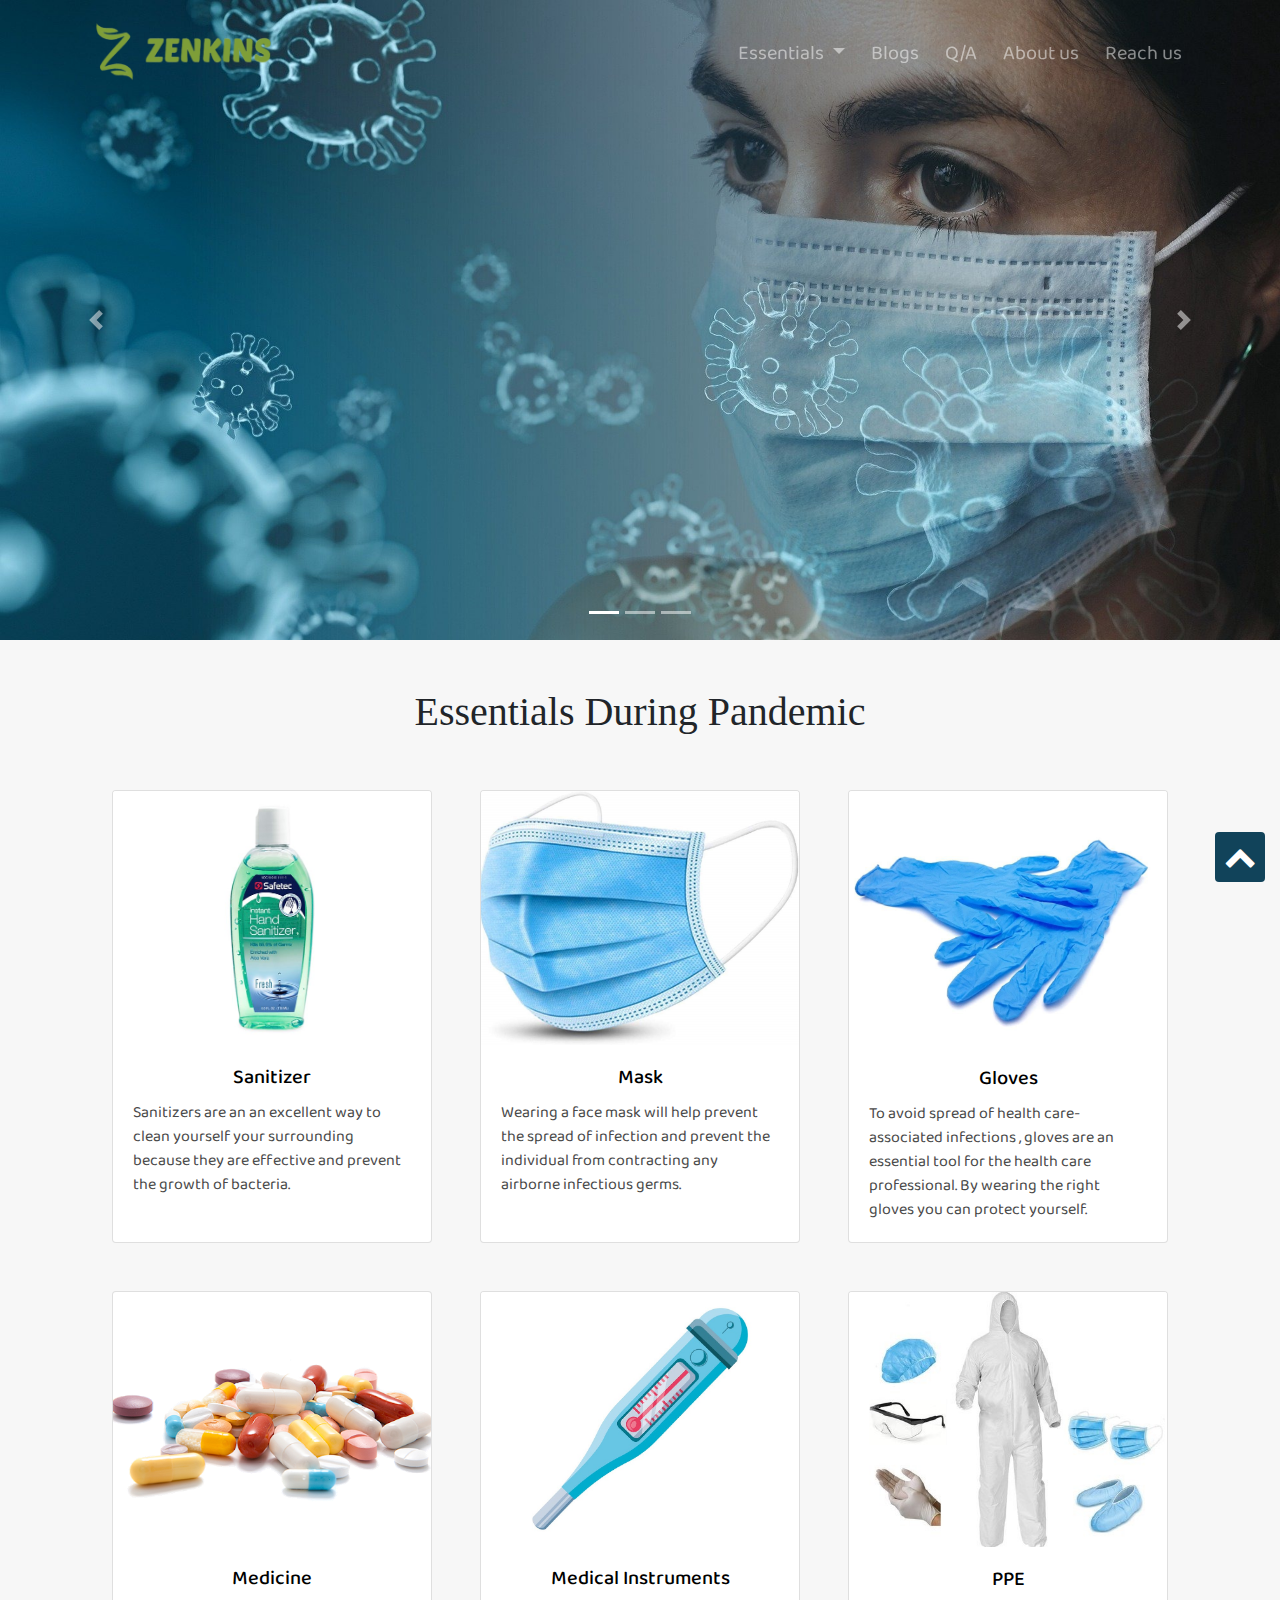
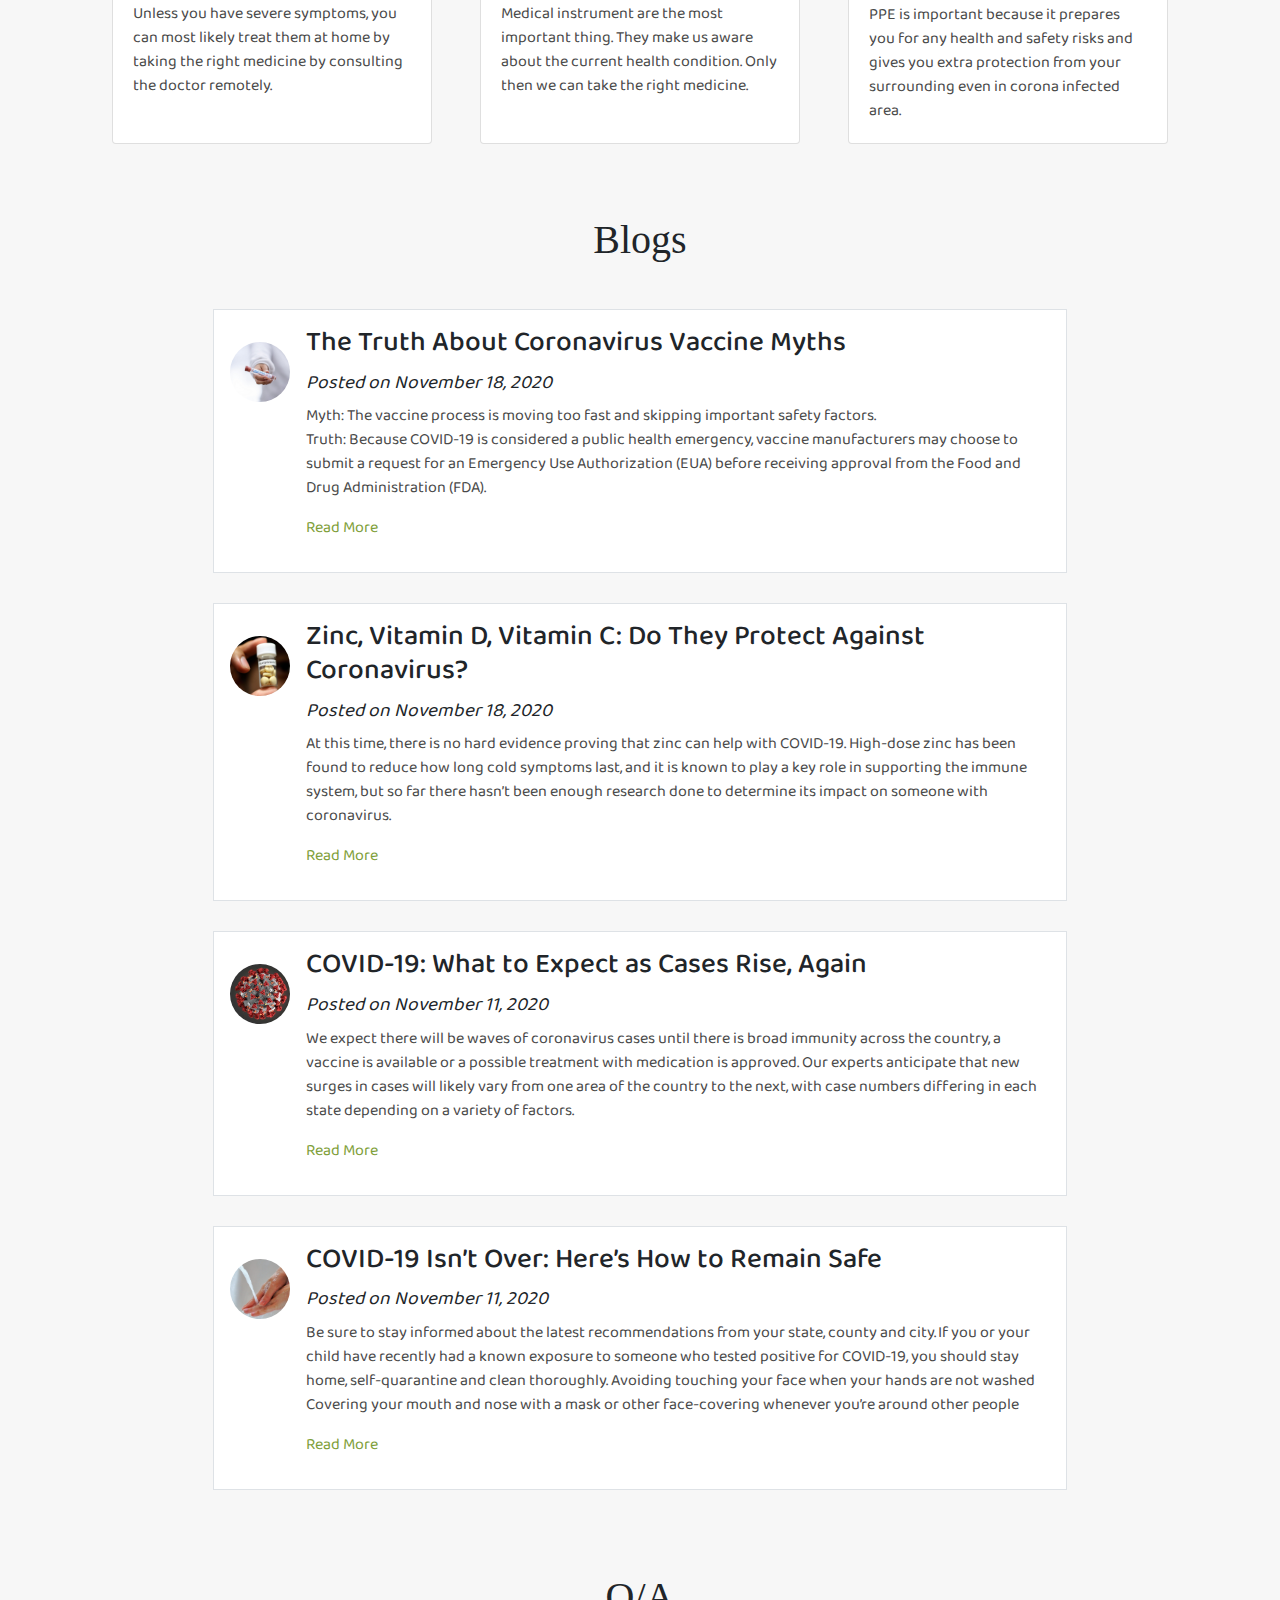
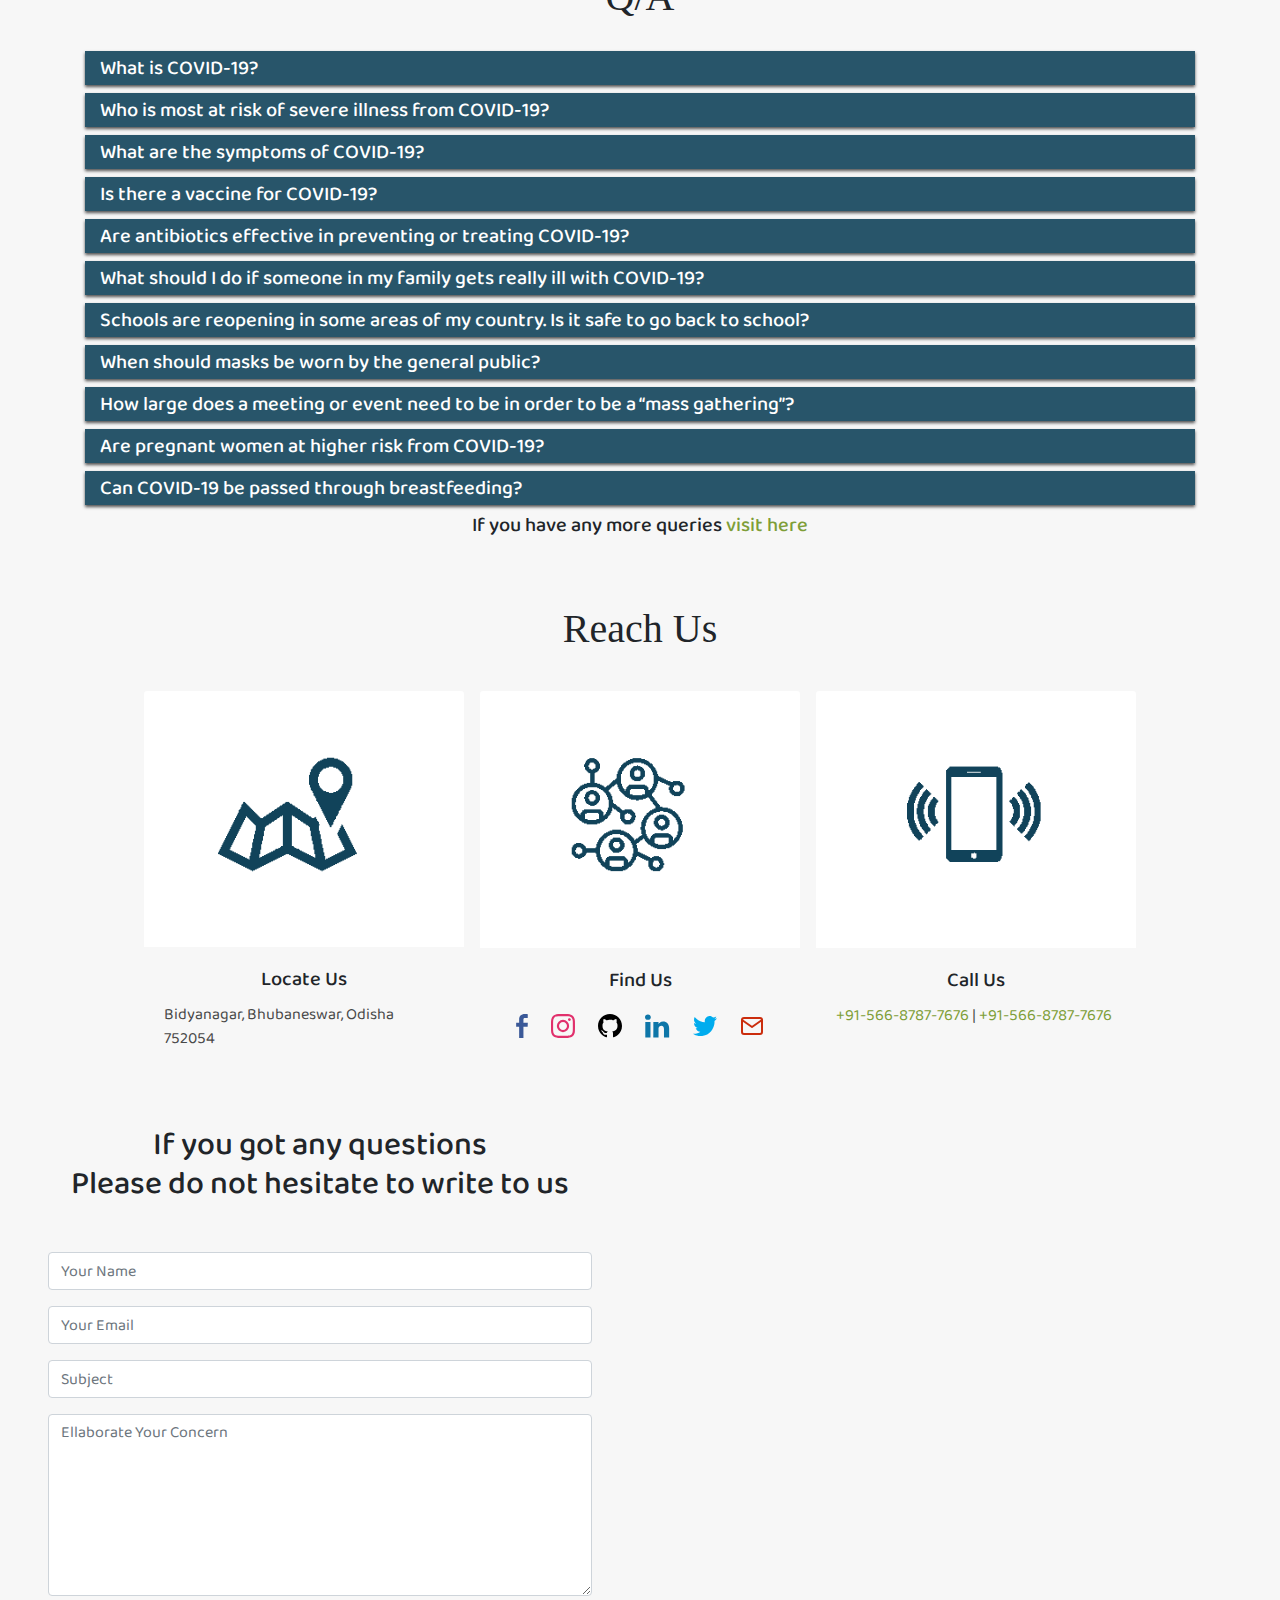
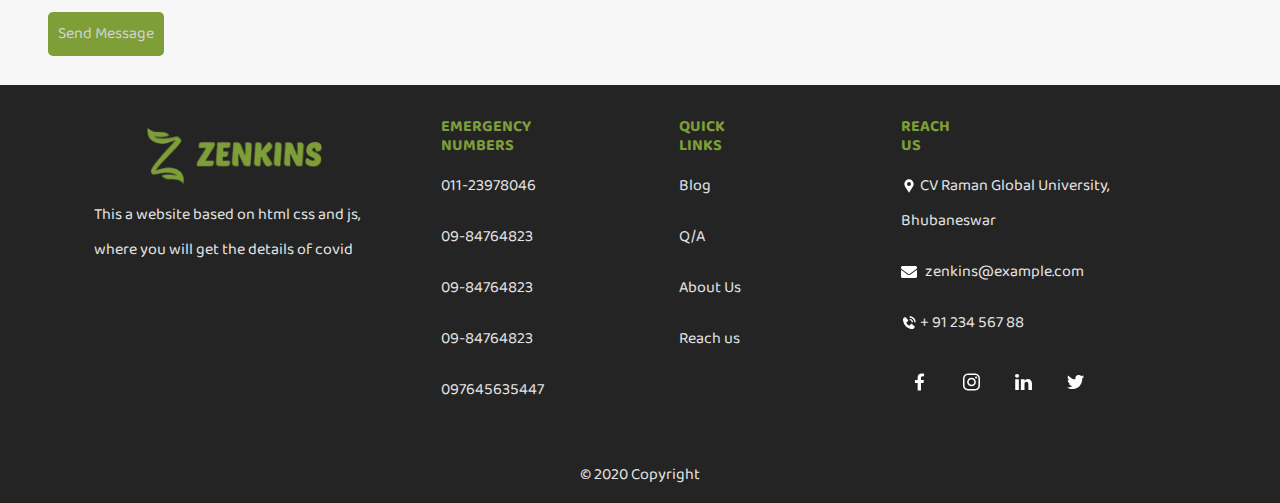
<file: index.html>
<!DOCTYPE html>
<html lang="en">
<head>
    <meta charset="UTF-8">
    <meta name="viewport" content="width=device-width, initial-scale=1.0">
    <title>Zenkins</title>
    <link rel="icon" href="img/titleimage.png">
    <link rel="stylesheet" href="css/style.css">
    <!-- <link rel="stylesheet" href="https://maxcdn.bootstrapcdn.com/bootstrap/3.4.1/css/bootstrap.min.css">-->
  <script src="https://ajax.googleapis.com/ajax/libs/jquery/3.5.1/jquery.min.js"></script>
  <!-- <script src="https://maxcdn.bootstrapcdn.com/bootstrap/3.4.1/js/bootstrap.min.js"></script>  -->
  <link rel="stylesheet" href="https://stackpath.bootstrapcdn.com/bootstrap/4.3.1/css/bootstrap.min.css" integrity="sha384-ggOyR0iXCbMQv3Xipma34MD+dH/1fQ784/j6cY/iJTQUOhcWr7x9JvoRxT2MZw1T" crossorigin="anonymous">
<script src="https://stackpath.bootstrapcdn.com/bootstrap/4.3.1/js/bootstrap.min.js" integrity="sha384-JjSmVgyd0p3pXB1rRibZUAYoIIy6OrQ6VrjIEaFf/nJGzIxFDsf4x0xIM+B07jRM" crossorigin="anonymous"></script>
<script src="js/app.js"></script>
<link rel="stylesheet" href="https://maxcdn.bootstrapcdn.com/font-awesome/4.5.0/css/font-awesome.min.css">
</head>
<body>
  
  <nav class="navbar navbar-expand-lg navbar-dark fixed-top">
    <div class="container">
      <a class="navbar-brand" href="index.html">
            <img src="img/logo.png" alt="">
          </a>
      <button class="navbar-toggler" type="button" data-toggle="collapse" data-target="#navbarResponsive" aria-controls="navbarResponsive" aria-expanded="false" aria-label="Toggle navigation">
            <span class="navbar-toggler-icon"></span>
          </button>
      <div class="collapse navbar-collapse" id="navbarResponsive">
        <ul class="navbar-nav ml-auto">
          
          
          
          <li class="dropdown nav-item">
            <a class="dropdown-toggle nav-link" data-toggle="dropdown" href="#">Essentials
            <span class="caret"></span></a>
            <ul class="dropdown-menu">
              <li><a href="sanitizer.html">Sanitizer</a></li>
              <li><a href="mask.html">Mask</a></li>
              <li><a href="gloves.html">Gloves</a></li>
              <li><a href="medicines.html">Medicines</a></li>
              <li><a href="instruments.html">Medical Instrument</a></li>
              <li><a href="ppe.html">PPE Kit</a></li>
            </ul>
          </li>
          <li class="nav-item">
            <a class="nav-link" href="index.html#blog">Blogs</a>
          </li>
          <li class="nav-item">
            <a class="nav-link" href="index.html#qna">Q/A</a>
          </li>
          <li class="nav-item ">
            <a class="nav-link" href="about.html">About us
                  
            </a>
          </li>
          <li class="nav-item">
            <a class="nav-link" href="index.html#reachus">Reach us</a>
          </li>
        </ul>
      </div>
    </div>
  </nav>

    <section class="">
        
        <div id="carouselExampleIndicators" class="carousel slide" data-ride="carousel">
            <ol class="carousel-indicators">
              <li data-target="#carouselExampleIndicators" data-slide-to="0" class="active"></li>
              <li data-target="#carouselExampleIndicators" data-slide-to="1"></li>
              <li data-target="#carouselExampleIndicators" data-slide-to="2"></li>
            </ol>
            <div class="carousel-inner">
              <div class="carousel-item active">
                <img class="d-block w-100" src="img/banner1.jpg" alt="First slide">
               
              </div>
              <div class="carousel-item">
                <img class="d-block w-100" src="img/banner2.jpg" alt="Second slide">
               
              </div>
              <div class="carousel-item">
                <img class="d-block w-100" src="img/banner3.jpg" alt="Third slide">
               
              </div>
            </div>
            <a class="carousel-control-prev" href="#carouselExampleIndicators" role="button" data-slide="prev">
              <span class="carousel-control-prev-icon" aria-hidden="true"></span>
              <span class="sr-only">Previous</span>
            </a>
            <a class="carousel-control-next" href="#carouselExampleIndicators" role="button" data-slide="next">
              <span class="carousel-control-next-icon" aria-hidden="true"></span>
              <span class="sr-only">Next</span>
            </a>
          </div></section>

          <section class=" my-5" id="essentials">
      
              
            <div class="col-xl-12">
                <h1 class="heading">Essentials during pandemic</h1>
            
            <div class="row">
              
        <div class="card col-xl-3 col-xs-4 col-md-4 col-lg-3 m-4">
          <a href="sanitizer.html">
          <img
            src="img/sanitizer.jpg"
            class="card-img-top"
            alt="..."
          />
          <div class="card-body">
            <h5 class="card-title">Sanitizer</h5>
            <p class="card-text">
             Sanitizers are an an excellent way to clean yourself  your surrounding because they are effective and prevent the growth of bacteria. 
            </p>
          </div>
        </a>
        </div>
        <div class="card col-xl-3 col-xs-4 col-md-4 col-lg-3 m-4">
          <a href="mask.html">
          <img
            src="img/mask.jpg"
            class="card-img-top"
            alt="..."
          />
          <div class="card-body">
            <h5 class="card-title">Mask</h5>
            <p class="card-text">
              Wearing a face mask will help prevent the spread of infection and prevent the individual from contracting any airborne infectious germs. 
            </p>
          </div>
        </a>
        </div>
        <div class="card col-xl-3 col-xs-4 col-md-4 col-lg-3  m-4">
          <a href="gloves.html">
          <img
            src="img/gloves.jpg"
            class="card-img-top"
            alt="..."
          />
          <div class="card-body">
            <h5 class="card-title">Gloves</h5>
            <p class="card-text">
              To avoid spread of health care-associated infections , gloves are an essential tool for the health care professional. By wearing the right gloves you can protect yourself.
            </p>
          </div>
        </a>
        </div>
        
        <div class="card col-xl-3 col-xs-4 col-md-4 col-lg-3 m-4">
          <a href="medicines.html">
          <img
            src="img/medicines.png"
            class="card-img-top"
            alt="..."
          />
          <div class="card-body">
            <h5 class="card-title">Medicine</h5>
            <p class="card-text">
              Unless you have severe symptoms, you can most likely treat them at home by taking the right medicine by consulting the doctor remotely.
            </p>
          </div>
        </a>
        </div> 
        <div class="card col-xl-3 col-xs-4 col-md-4 col-lg-3 m-4">
          <a href="instruments.html">
          <img
            src="img/instrument.jpg"
            class="card-img-top"
            alt="..."
          />
          <div class="card-body">
            <h5 class="card-title">Medical Instruments</h5>
            <p class="card-text">
            Medical instrument are the most important thing. They make us aware about the current health condition. Only then we can take the right medicine.
            </p>
          </div>
        </a>
        </div>
        <div class="card col-xl-3 col-xs-4 col-md-4 col-lg-3 m-4">
          <a href="ppe.html">
          <img
            src="img/ppe.jpg"
            class="card-img-top"
            alt="..."
          />
          <div class="card-body">
            <h5 class="card-title">PPE</h5>
            <p class="card-text">
              PPE is important because it prepares you for any health and safety risks and gives you extra protection from your surrounding even in corona infected area.
            </p>
          </div>
        </a>
        </div>



</div>

    </div>
</section>

<section class="mt-5 mb-5" id="blog">
  <div class="col-xl-12">
    <h1 class="heading">Blogs</h1>

<div class="row">
       <div class="col-xl-8  gapp">
        <div class="media border p-3">
          <img src="img/blog1.jpg" alt="John Doe" class="mr-3 mt-3 rounded-circle" style="width:60px;">
          <div class="media-body">
            <h3>The Truth About Coronavirus Vaccine Myths</h3>
            <h4> <small><i>Posted on November 18, 2020</i></small></h4>
            <p>Myth: The vaccine process is moving too fast and skipping important safety factors. <br>

              Truth: Because COVID-19 is considered a public health emergency, vaccine manufacturers may choose to submit a request for an Emergency Use Authorization (EUA) before receiving approval from the Food and Drug Administration (FDA). </p> 
            <p><a class="visithere" href="https://www.adventhealth.com/coronavirus-resource-hub/blog/truth-about-coronavirus-vaccine-myths" target="_blank" > Read More </a></p>
          </div>
        </div>
       </div>
       <div class="col-xl-8  gapp">
        <div class="media border p-3">
          <img src="img/blog2.jpg" alt="John Doe" class="mr-3 mt-3 rounded-circle" style="width:60px;">
          <div class="media-body">
            <h3>Zinc, Vitamin D, Vitamin C: Do They Protect Against Coronavirus?</h3>
            <h4> <small><i>Posted on November 18, 2020</i></small></h4>
            <p>At this time, there is no hard evidence proving that zinc can help with COVID-19. High-dose zinc has been found to reduce how long cold symptoms last, and it is known to play a key role in supporting the immune system, but so far there hasn’t been enough research done to determine its impact on someone with coronavirus.  </p>
            <p> <a class="visithere" href="https://www.adventhealth.com/coronavirus-resource-hub/blog/zinc-vitamin-d-vitamin-c-do-they-protect-against-coronavirus" target="_blank" >Read More</a></p>
          </div>
        </div>
       </div>
       
       <div class="col-xl-8  gapp">
        <div class="media border p-3">
          <img src="img/blog3.jpg" alt="John Doe" class="mr-3 mt-3 rounded-circle" style="width:60px;">
          <div class="media-body">
            <h3>COVID-19: What to Expect as Cases Rise, Again</h3>
            <h4> <small><i>Posted on November 11, 2020</i></small></h4>
            <p>We expect there will be waves of coronavirus cases until there is broad immunity across the country, a vaccine is available or a possible treatment with medication is approved. Our experts anticipate that new surges in cases will likely vary from one area of the country to the next, with case numbers differing in each state depending on a variety of factors.  </p>
            <p> <a class="visithere" href="https://www.adventhealth.com/coronavirus-resource-hub/blog/covid-19-what-expect-cases-rise-again" target="_blank" > Read More</a></p>
          </div>
        </div>
       </div>
       <div class="col-xl-8  gapp">
        <div class="media border p-3">
          <img src="img/blog4.jpg" alt="John Doe" class="mr-3 mt-3 rounded-circle" style="width:60px;">
          <div class="media-body">
            <h3>COVID-19 Isn’t Over: Here’s How to Remain Safe</h3>
            <h4> <small><i>Posted on November 11, 2020</i></small></h4>
            <p>Be sure to stay informed about the latest recommendations from your state, county and city. If you or your child have recently had a known exposure to someone who tested positive for COVID-19, you should stay home, self-quarantine and clean thoroughly. Avoiding touching your face when your hands are not washed    

              Covering your mouth and nose with a mask or other face-covering whenever you’re around other people   </p>
            <p> <a class="visithere" href="https://www.adventhealth.com/coronavirus-resource-hub/blog/covid-19-isnt-over-heres-how-remain-safe" target="_blank" > Read More</a></p>
          </div>
        </div>
       </div>
  
 
 

</div>

</div>

</section>
<section class="mt-5 mb-5 qa" id="qna">
  <div class="col-xl-12">
    <h1 class="heading" style="margin-top: 20px;padding-top: 20px;">Q/A</h1>
    <div class="row">
      <div class="container">
        <div class="panel-group" id="accordion">

          <div class="panel panel-default">
            <a data-toggle="collapse" data-parent="#accordion" href="#collapse1">
            <div class="panel-heading">
              <h5 class="panel-title">
                What is COVID-19?
              </h5>
            </div>
          </a>
            <div id="collapse1" class="panel-collapse collapse in">
              <div class="panel-body"><p>COVID-19 is the disease caused by a new coronavirus called SARS-CoV-2.  WHO first learned of this new virus on 31 December 2019, following a report of a cluster of cases of ‘viral pneumonia’ in Wuhan, People’s Republic of China.</p></div>
            </div>
          </div>

          <div class="panel panel-default">
            <a data-toggle="collapse" data-parent="#accordion" href="#collapse2">
            <div class="panel-heading">
              <h5 class="panel-title">
                Who is most at risk of severe illness from COVID-19?
              </h5>
            </div>
          </a>
            <div id="collapse2" class="panel-collapse collapse">
              <div class="panel-body"><p>People aged 60 years and over, and those with underlying medical problems like high blood pressure, heart and lung problems, diabetes, obesity or cancer, are at higher risk of developing serious illness.
                <br> However, anyone can get sick with COVID-19 and become seriously ill or die at any age. </p> </div>
            </div>
          </div>

          <div class="panel panel-default">
            <a data-toggle="collapse" data-parent="#accordion" href="#collapse3">
            <div class="panel-heading">
              <h5 class="panel-title">
                What are the symptoms of COVID-19?
              </h5>
            </div>
          </a>
            <div id="collapse3" class="panel-collapse collapse">
              <div class="panel-body"><p>The most common symptoms of COVID-19 are:Fever,Dry cough and Fatigue </p> 
                <p>  Other symptoms that are less common and may affect some patients include:
                Loss of taste or smell, 
                Nasal congestion, 
                Conjunctivitis (also known as red eyes), 
                Sore throat, 
                Headache, 
                Muscle or joint pain, 
                Different types of skin rash, 
                Nausea or vomiting, 
                Diarrhea, 
                Chills or dizziness. </p> 
                <p>  Symptoms of severe COVID‐19 disease include:
                 Shortness of breath,
                Loss of appetite,
                Confusion,
                Persistent pain or pressure in the chest,
                High temperature (above 38 °C).</p> 
                <p> People of all ages who experience fever and/or cough associated with difficulty breathing or shortness of breath, chest pain or pressure, or loss of speech or movement should seek medical care immediately. If possible, call your health care provider, hotline or health facility first, so you can be directed to the right clinic.</p></div>
            </div>
          </div>

          <div class="panel panel-default">
            <a data-toggle="collapse" data-parent="#accordion" href="#collapse4">
            <div class="panel-heading">
              <h5 class="panel-title">
                Is there a vaccine for COVID-19?

              </h5>
            </div>
          </a>
            <div id="collapse4" class="panel-collapse collapse">
              <div class="panel-body"><p>Not yet. Many potential vaccines for COVID-19 are being studied, and several large clinical trials may report results
                 later this year. If a vaccine is proven safe and effective, it must be approved by national regulators, manufactured, and distributed.
                  WHO is working with partners around the world to help coordinate key steps in this process. WHO is working through the ACT-Accelerator to facilitate equitable access to a safe and effective vaccine for the billions of people who will need it, once it is available.</p></div>
            </div>
          </div>

          <div class="panel panel-default">
            <a data-toggle="collapse" data-parent="#accordion" href="#collapse5">
            <div class="panel-heading">
              <h5 class="panel-title">
                Are antibiotics effective in preventing or treating COVID-19?
              </h5>
            </div>
          </a>
            <div id="collapse5" class="panel-collapse collapse">
              <div class="panel-body">  <p>Antibiotics do not work against viruses; they only work on bacterial infections.
                 COVID-19 is caused by a virus, so antibiotics do not work. Antibiotics should not be used as a means of prevention or treatment of COVID-19.</p> 

               <p>In hospitals, physicians will sometimes use antibiotics to prevent or treat secondary bacterial infections which can be
                  a complication of COVID-19 in severely ill patients. They should only be used as directed by a physician to treat a bacterial infection.</p></div>
            </div>
          </div>

          <div class="panel panel-default">
            <a data-toggle="collapse" data-parent="#accordion" href="#collapse6">
            <div class="panel-heading">
              <h5 class="panel-title">
                What should I do if someone in my family gets really ill with COVID-19?
              </h5>
            </div>
          </a>
            <div id="collapse6" class="panel-collapse collapse">
              <div class="panel-body"><p>
                Seek medical care, if members of your family get seriously ill.  If possible, either you or an adult should phone the local or national COVID-19 
                emergency number for advice on where and how you could get care. If your family member is confirmed as having COVID-19, you must be prepared that
                 you and other known contacts will need to monitor your symptoms,
                 and continue to self-quarantine for 14 days, even if you feel healthy.
              </p></div>
            </div>
          </div>

          <div class="panel panel-default">
            <a data-toggle="collapse" data-parent="#accordion" href="#collapse11">
            <div class="panel-heading">
              <h5 class="panel-title">
                Schools are reopening in some areas of my country. Is it safe to go back to school?
              </h5>
            </div>
          </a>
            <div id="collapse11" class="panel-collapse collapse">
              <div class="panel-body"><p>
                A decision to reopen schools in every country and area is made based on careful assessment of the situation, with consensus among all the key parties involved, including the health and education policy-makers, teachers and other school staff, parents and health and community workers. In addition, the reopening of schools are carefully planned and prepared, with all necessary measures in place to protect the safety and health of everyone in the school community. </p>

                <p>Therefore, if your school reopens, you should feel assured it is safe for you to go back to school – provided that you strictly follow the guidelines and rules that will be provided by your school. </p>

                  <p>Of course, if you have any concerns with going back to school, do not hesitate to speak out to your teachers and parents or guardians. 
              </p></div>
            </div>
          </div>
          <div class="panel panel-default">
            <a data-toggle="collapse" data-parent="#accordion" href="#collapse7">
            <div class="panel-heading">
              <h5 class="panel-title">
                When should masks be worn by the general public?
              </h5>
            </div>
          </a>
            <div id="collapse7" class="panel-collapse collapse">
              <div class="panel-body"><p>Within wider environments where the virus is spreading, masks should be worn by the general public in settings where it is not possible to maintain at least 1 meter from others. Examples of these settings include indoor locations that are crowded and have poor ventilation, public transport and places of high population density – among others. </p>
              </div>
            </div>
          </div>
          <div class="panel panel-default">
            <a data-toggle="collapse" data-parent="#accordion" href="#collapse8">
            <div class="panel-heading">
              <h5 class="panel-title">
                How large does a meeting or event need to be in order to be a “mass gathering”?
              </h5>
            </div>
          </a>
            <div id="collapse8" class="panel-collapse collapse">
              <div class="panel-body"><p>High profile international sporting events such as the Olympics or World Cups as well as international religious
                 events such as the Hajj count as mass gatherings. However, lower profile conferences and events can also meet WHO’s definition of a mass 
                 gathering. An event counts as a “mass gatherings” if the number of people it brings together is so large that it has the potential to 
                 strain the planning and response resources of the health system in the community where it takes place. You need to consider the location 
                 and duration of the event as well as the number of participants. For example, if the event takes place over several days in a small island 
                 state where the capacity of the health system is quite limited then even an event with just a few thousand participants could place a big 
                 strain on the health system and then be considered a “mass gathering” event. Conversely, if the event is held in a big city in a country 
                 with a large, well-resourced health system and lasts just a few hours, the event may not constitute a “mass gathering” event. </p></div>
            </div>
          </div>
          <div class="panel panel-default">
            <a data-toggle="collapse" data-parent="#accordion" href="#collapse9">
            <div class="panel-heading">
              <h5 class="panel-title">
                Are pregnant women at higher risk from COVID-19?
              </h5>
            </div>
          </a>
            <div id="collapse9" class="panel-collapse collapse">
              <div class="panel-body"><p> Pregnant women or recently pregnant women who are  older, overweight, and have pre-existing medical conditions such as hypertension and diabetes seem to have an increased  risk of developing severe COVID-19. When pregnant women develop severe disease, they also seem to more often require care in intensive care units than non-pregnant women of reproductive age.</p></div>
            </div>
          </div>
          <div class="panel panel-default">
            <a data-toggle="collapse" data-parent="#accordion" href="#collapse10">
            <div class="panel-heading">
              <h5 class="panel-title">
                Can COVID-19 be passed through breastfeeding?

              </h5>
            </div>
          </a>
            <div id="collapse10" class="panel-collapse collapse">
              <div class="panel-body"><p>Transmission of active COVID-19 (virus that can cause infection) through breast milk and breastfeeding has not been detected to date. There is no reason to avoid or stop breastfeeding.</p></div>
            </div>
          </div>




        </div> 
      </div>
    </div>
    <h5 style="text-align: center; padding-bottom: 20px; margin-bottom: 20px;">If you have any more queries <a class="visithere" href="https://www.who.int/emergencies/diseases/novel-coronavirus-2019/question-and-answers-hub" target="_blank">visit here</a></h5>

</div>

</section>
<section class="mt-5 mb-5" id="reachus">
  <div class="col-xl-12">
    <h1 class="heading">Reach us</h1>

<div class="row">
       
  <div class=" col-xl-3 col-xs-4 col-md-4 col-lg-3 m-2">
   
    <img
    src="img/map.png"
    class="card-img-top"
    alt="..."
  />
    <div class="card-body">
      <h5 class="card-title">Locate us</h5>
      <p class="card-text">
        Bidyanagar,  Bhubaneswar, Odisha 752054
      </p>
    </div>
  
  </div>
  <div class="col-xl-3 col-xs-4 col-md-4 col-lg-3 m-2">
    
    <img
      src="img/network.png"
      class="card-img-top"
      alt="..."
    />
    <div class="card-body ">
      <h5 class="card-title">Find us</h5>
      <p class="card-text social ">
      <a href=""> <svg xmlns="http://www.w3.org/2000/svg" xmlns:xlink="http://www.w3.org/1999/xlink" aria-hidden="true" focusable="false" width="0.75em" height="1.5em" style="-ms-transform: rotate(360deg); -webkit-transform: rotate(360deg); transform: rotate(360deg);" preserveAspectRatio="xMidYMid meet" viewBox="0 0 486.037 1000"><path d="M124.074 1000V530.771H0V361.826h124.074V217.525C124.074 104.132 197.365 0 366.243 0C434.619 0 485.18 6.555 485.18 6.555l-3.984 157.766s-51.564-.502-107.833-.502c-60.9 0-70.657 28.065-70.657 74.646v123.361h183.331l-7.977 168.945H302.706V1000H124.074" fill="#3b5998"/></svg>
       <a href=""><svg xmlns="http://www.w3.org/2000/svg" xmlns:xlink="http://www.w3.org/1999/xlink" aria-hidden="true" focusable="false" width="1.5em" height="1.5em" style="-ms-transform: rotate(360deg); -webkit-transform: rotate(360deg); transform: rotate(360deg);" preserveAspectRatio="xMidYMid meet" viewBox="0 0 32 32"><path d="M16 0c-4.349 0-4.891.021-6.593.093c-1.709.084-2.865.349-3.885.745a7.847 7.847 0 0 0-2.833 1.849A7.757 7.757 0 0 0 .84 5.52C.444 6.54.179 7.696.095 9.405c-.077 1.703-.093 2.244-.093 6.593s.021 4.891.093 6.593c.084 1.704.349 2.865.745 3.885a7.847 7.847 0 0 0 1.849 2.833a7.757 7.757 0 0 0 2.833 1.849c1.02.391 2.181.661 3.885.745c1.703.077 2.244.093 6.593.093s4.891-.021 6.593-.093c1.704-.084 2.865-.355 3.885-.745a7.847 7.847 0 0 0 2.833-1.849a7.716 7.716 0 0 0 1.849-2.833c.391-1.02.661-2.181.745-3.885c.077-1.703.093-2.244.093-6.593s-.021-4.891-.093-6.593c-.084-1.704-.355-2.871-.745-3.885a7.847 7.847 0 0 0-1.849-2.833A7.716 7.716 0 0 0 26.478.838c-1.02-.396-2.181-.661-3.885-.745C20.89.016 20.349 0 16 0zm0 2.88c4.271 0 4.781.021 6.469.093c1.557.073 2.405.333 2.968.553a4.989 4.989 0 0 1 1.844 1.197a4.931 4.931 0 0 1 1.192 1.839c.22.563.48 1.411.553 2.968c.072 1.688.093 2.199.093 6.469s-.021 4.781-.099 6.469c-.084 1.557-.344 2.405-.563 2.968c-.303.751-.641 1.276-1.199 1.844a5.048 5.048 0 0 1-1.844 1.192c-.556.22-1.416.48-2.979.553c-1.697.072-2.197.093-6.479.093s-4.781-.021-6.48-.099c-1.557-.084-2.416-.344-2.979-.563c-.76-.303-1.281-.641-1.839-1.199c-.563-.563-.921-1.099-1.197-1.844c-.224-.556-.48-1.416-.563-2.979c-.057-1.677-.084-2.197-.084-6.459c0-4.26.027-4.781.084-6.479c.083-1.563.339-2.421.563-2.979c.276-.761.635-1.281 1.197-1.844c.557-.557 1.079-.917 1.839-1.199c.563-.219 1.401-.479 2.964-.557c1.697-.061 2.197-.083 6.473-.083zm0 4.907A8.21 8.21 0 0 0 7.787 16A8.21 8.21 0 0 0 16 24.213A8.21 8.21 0 0 0 24.213 16A8.21 8.21 0 0 0 16 7.787zm0 13.546c-2.948 0-5.333-2.385-5.333-5.333s2.385-5.333 5.333-5.333c2.948 0 5.333 2.385 5.333 5.333S18.948 21.333 16 21.333zM26.464 7.459a1.923 1.923 0 0 1-1.923 1.921a1.919 1.919 0 1 1 0-3.838c1.057 0 1.923.86 1.923 1.917z" fill="#E1306C"/></svg></a>
       <a href=""> <svg xmlns="http://www.w3.org/2000/svg" xmlns:xlink="http://www.w3.org/1999/xlink" aria-hidden="true" focusable="false" width="1.5em" height="1.5em" style="-ms-transform: rotate(360deg); -webkit-transform: rotate(360deg); transform: rotate(360deg);" preserveAspectRatio="xMidYMid meet" viewBox="0 0 64 64"><path fill="black" d="M32 0C14 0 0 14 0 32c0 21 19 30 22 30c2 0 2-1 2-2v-5c-7 2-10-2-11-5c0 0 0-1-2-3c-1-1-5-3-1-3c3 0 5 4 5 4c3 4 7 3 9 2c0-2 2-4 2-4c-8-1-14-4-14-15c0-4 1-7 3-9c0 0-2-4 0-9c0 0 5 0 9 4c3-2 13-2 16 0c4-4 9-4 9-4c2 7 0 9 0 9c2 2 3 5 3 9c0 11-7 14-14 15c1 1 2 3 2 6v8c0 1 0 2 2 2c3 0 22-9 22-30C64 14 50 0 32 0z"/></svg></a> 
       <a href=""> <svg xmlns="http://www.w3.org/2000/svg" xmlns:xlink="http://www.w3.org/1999/xlink" aria-hidden="true" focusable="false" width="1.51em" height="1.5em" style="-ms-transform: rotate(360deg); -webkit-transform: rotate(360deg); transform: rotate(360deg);" preserveAspectRatio="xMidYMid meet" viewBox="0 0 1046.16 1000"><path d="M237.485 1000V325.301H13.229V1000h224.256zM125.386 233.127c78.202 0 126.879-51.809 126.879-116.553C250.808 50.37 203.591-.001 126.87-.001C50.161-.001-.002 50.371-.002 116.574c0 64.747 48.665 116.553 123.924 116.553h1.457zM361.61 1000h224.256V623.215c0-20.165 1.457-40.309 7.379-54.724c16.212-40.289 53.111-82.017 115.06-82.017c81.149 0 113.613 61.872 113.613 152.572v360.949h224.242V613.129c0-207.241-110.636-303.668-258.183-303.668c-120.977 0-174.094 67.622-203.603 113.679h1.497v-97.853H361.615c2.943 63.31 0 674.699 0 674.699z" fill="#0e76a8"/></svg></a> 
       <a href=""><svg xmlns="http://www.w3.org/2000/svg" xmlns:xlink="http://www.w3.org/1999/xlink" aria-hidden="true" focusable="false" width="1.5em" height="1.5em" style="-ms-transform: rotate(360deg); -webkit-transform: rotate(360deg); transform: rotate(360deg);" preserveAspectRatio="xMidYMid meet" viewBox="0 0 1200 1200"><path d="M1200 216.995c-8.026 16.946-22.966 38.351-44.816 64.214s-48.828 48.606-80.937 68.227c.893 7.136 1.562 13.824 2.007 20.067c3.463 96.12-19.561 195.847-51.505 278.93c-61.918 154.473-156.795 278.795-292.308 363.21c-141.314 81.058-305.892 98.298-457.525 83.612C174.25 1083.694 75.033 1050.822 0 988.901c137.233 16.404 265.305-30.28 366.555-105.687c-112.472 2.847-194.191-78.514-232.775-172.575c17.393 4.559 35.588 4.009 52.174 2.677c20.416-1.918 39.796-3.833 58.863-8.026c-71.717-23.139-134.469-65.675-167.224-129.767c-19.213-40.61-27.888-79.282-28.093-123.077c33.605 17.693 74.028 34.937 111.037 33.444c-55.892-47.347-100.7-107.857-109.03-177.258c-5.259-57.866 9.221-110.688 30.101-159.866c83.607 91.885 177.415 167.502 285.618 214.047c73.998 30.302 147.786 46.507 224.081 46.822c-8.807-68.145-1.959-134.05 30.101-189.967c37.73-60.118 92.778-94.998 154.516-112.375c88.337-22.652 174.496 9.345 228.763 70.903c58.521-6.321 114.58-32.283 159.197-58.863c-18.958 57.41-55.874 114.492-109.699 141.806c51.247-9.488 100.149-24.659 145.815-44.144z" fill="#00acee"/></svg></a>  
       <a href=""><svg xmlns="http://www.w3.org/2000/svg" xmlns:xlink="http://www.w3.org/1999/xlink" aria-hidden="true" focusable="false" width="1.5em" height="1.5em" style="-ms-transform: rotate(360deg); -webkit-transform: rotate(360deg); transform: rotate(360deg);" preserveAspectRatio="xMidYMid meet" viewBox="0 0 24 24"><g fill="none" stroke="#CB2D0D" stroke-width="2" stroke-linecap="round" stroke-linejoin="round"><path d="M4 4h16c1.1 0 2 .9 2 2v12c0 1.1-.9 2-2 2H4c-1.1 0-2-.9-2-2V6c0-1.1.9-2 2-2z"/><path d="M22 6l-10 7L2 6"/></g></svg></a>  
      </p>
    </div>
 
  </div>
 
 
  <div class="col-xl-3 col-xs-4 col-md-4 col-lg-3 m-2">

    <img
      src="img/call.png"
      class="card-img-top"
      alt="..."
    />
    <div class="card-body">
      <h5 class="card-title">Call us</h5>
      <p class="card-text text-align-center">
       <a href="tel:5551234567" class="visithere">+91-566-8787-7676</a> | <a href="tel:5551234567" class="visithere">+91-566-8787-7676</a> 
      </p>
    </div>

  </div>
</div>

</div>

</section>
<section style="overflow: hidden;  ">
  <div class="col-xl-12">  
<div class="container-fluid px-0">
  <div class="row d-flex block-9  mb-0">
    <div class="col-md-12 mb-md-0 col-lg-6 justify-content-left mx-0">
     
      <form action="#" class=" pr-5 pl-5  contact-form">
        <h2 class="text-center mb-5">If you got any questions <br>Please do not hesitate to write to us</h2>
      <div class="form-group">
        <input type="text" class="form-control" placeholder="Your Name">
      </div>
      <div class="form-group">
        <input type="text" class="form-control" placeholder="Your Email">
      </div>
      <div class="form-group">
        <input type="text" class="form-control" placeholder="Subject">
      </div>
      <div class="form-group">
        <textarea name="" id="" cols="30" rows="7" class="form-control" placeholder="Ellaborate Your Concern"></textarea>
      </div>
      <div class="form-group">
        <button class="mybut" type="submit" class="btn button py-3 px-5"> Send Message</button>
      </div>
    </form>
    </div> 
    <div class="col-md-12 col-lg-6 align-self-stretch justify-content-right">
      <div id="map"><iframe src="https://www.google.com/maps/embed?pb=!1m18!1m12!1m3!1d3743.953205412001!2d85.73360411478023!3d20.219265486442463!2m3!1f0!2f0!3f0!3m2!1i1024!2i768!4f13.1!3m3!1m2!1s0x3a19a8fa59ac3c81%3A0xc81fc475faa77274!2sC.%20V.%20Raman%20Global%20University!5e0!3m2!1sen!2sin!4v1606483684934!5m2!1sen!2sin" width="670" height="550" frameborder="0" style="border:0;" allowfullscreen="" aria-hidden="false" tabindex="0"></iframe></div>
     </div>
     </div>
       
       
     
</div>
</div>
  </section>
        <footer class="myfooter pt-3" style="background-color: #242424;">
        
          
            <!-- Footer Links -->
          <div class="container text-center text-md-left">
        
            <!-- Grid row -->
            <div class="row mt-3">
        
              <!-- Grid column -->
              <div class="col-md-3 col-lg-4 col-xl-3 mx-auto mb-4">
                <!-- Content -->
                <div style="text-align: center;"><img src="img/logo.png" style="height: 80px;"></div>
                <p>This a website based on html css and js, where you will get the details of covid</p>
              </div>
              <!-- Grid column -->
        
              <!-- Grid column -->
              <div class="col-md-2 col-lg-2 col-xl-2 mx-auto mb-4">
        
                <!-- Links -->
                <h6 class="text-uppercase font-weight-bold">Emergency <br> Numbers</h6>
         
                <p>
                  <a href="tel:011-23978046" title="corona helpline">011-23978046</a>
                  <p>
                    <a href="09-84764823" title="helpline">09-84764823</a> 
                 </p>
                 <p>
                  <a href="09-84764823" title="helpline">09-84764823</a> 
               </p>
               
                <p>
                  <a href="09-84764823" title="helpline">09-84764823</a> 
               </p>
                <p>
                  <a href="tel:097645635447" title="corona helpline">097645635447</a>    
              </p>
        
              </div>
              <!-- Grid column -->
        
              <!-- Grid column -->
              <div class="col-md-3 col-lg-2 col-xl-2 mx-auto mb-4">
        
                <!-- Links -->
                <h6 class="text-uppercase font-weight-bold"> Quick <br> Links   </h6>
               
               
                <p>
                  <a href="index.html#blog">Blog</a>
                </p>
                
                <p>
                  <a href="index.html#qna"> Q/A</a>
                </p>
                
                <p>
                  <a href="about.html">About Us</a>
                </p>
                <p>
                  <a href="index.html#reachus">Reach us</a>
                </p>
              </div>
              <!-- Grid column -->
        
              <!-- Grid column -->
              <div class="col-md-4 col-lg-3 col-xl-3 mx-auto mb-md-0 mb-4">
        
                <!-- Links -->
                <h6 class="text-uppercase font-weight-bold">Reach <br> Us</h6>
               
                <p>
                  <span class=" mr-0"><svg xmlns="http://www.w3.org/2000/svg" xmlns:xlink="http://www.w3.org/1999/xlink" aria-hidden="true" focusable="false" width="1em" height="1em" style="-ms-transform: rotate(360deg); -webkit-transform: rotate(360deg); transform: rotate(360deg);" preserveAspectRatio="xMidYMid meet" viewBox="0 0 24 24"><path d="M19 9A7 7 0 1 0 5 9c0 1.387.41 2.677 1.105 3.765h-.008C8.457 16.46 12 22 12 22l5.903-9.235h-.007A6.98 6.98 0 0 0 19 9zm-7 3a3 3 0 1 1 0-6a3 3 0 0 1 0 6z" fill="white"/></svg></span> CV Raman Global University, Bhubaneswar</p>
                <p>
                  <span class="mr-2"><svg xmlns="http://www.w3.org/2000/svg" xmlns:xlink="http://www.w3.org/1999/xlink" aria-hidden="true" focusable="false" width="1em" height="1em" style="-ms-transform: rotate(360deg); -webkit-transform: rotate(360deg); transform: rotate(360deg);" preserveAspectRatio="xMidYMid meet" viewBox="0 0 512 512"><path d="M502.3 190.8c3.9-3.1 9.7-.2 9.7 4.7V400c0 26.5-21.5 48-48 48H48c-26.5 0-48-21.5-48-48V195.6c0-5 5.7-7.8 9.7-4.7c22.4 17.4 52.1 39.5 154.1 113.6c21.1 15.4 56.7 47.8 92.2 47.6c35.7.3 72-32.8 92.3-47.6c102-74.1 131.6-96.3 154-113.7zM256 320c23.2.4 56.6-29.2 73.4-41.4c132.7-96.3 142.8-104.7 173.4-128.7c5.8-4.5 9.2-11.5 9.2-18.9v-19c0-26.5-21.5-48-48-48H48C21.5 64 0 85.5 0 112v19c0 7.4 3.4 14.3 9.2 18.9c30.6 23.9 40.7 32.4 173.4 128.7c16.8 12.2 50.2 41.8 73.4 41.4z" fill="white"/></svg></span>zenkins@example.com</p>
                <p>
                  <span class=" mr-0"><svg xmlns="http://www.w3.org/2000/svg" xmlns:xlink="http://www.w3.org/1999/xlink" aria-hidden="true" focusable="false" width="1em" height="1em" style="-ms-transform: rotate(360deg); -webkit-transform: rotate(360deg); transform: rotate(360deg);" preserveAspectRatio="xMidYMid meet" viewBox="0 0 24 24"><path d="M20 10.999h2C22 5.869 18.127 2 12.99 2v2C17.052 4 20 6.943 20 10.999z" fill="white"/><path d="M13 8c2.103 0 3 .897 3 3h2c0-3.225-1.775-5-5-5v2zm3.422 5.443a1.001 1.001 0 0 0-1.391.043l-2.393 2.461c-.576-.11-1.734-.471-2.926-1.66c-1.192-1.193-1.553-2.354-1.66-2.926l2.459-2.394a1 1 0 0 0 .043-1.391L6.859 3.513a1 1 0 0 0-1.391-.087l-2.17 1.861a1 1 0 0 0-.29.649c-.015.25-.301 6.172 4.291 10.766C11.305 20.707 16.323 21 17.705 21c.202 0 .326-.006.359-.008a.992.992 0 0 0 .648-.291l1.86-2.171a1 1 0 0 0-.086-1.391l-4.064-3.696z" fill="white"/></svg></span> + 91 234 567 88</p>
               
                    <div class="d-flex socialiconss social">
                      <a href=""> <svg xmlns="http://www.w3.org/2000/svg" xmlns:xlink="http://www.w3.org/1999/xlink" aria-hidden="true" focusable="false" width="2em" height="2em" style="-ms-transform: rotate(360deg); -webkit-transform: rotate(360deg); transform: rotate(360deg);" preserveAspectRatio="xMidYMid meet" viewBox="0 0 32 32"><path d="M23.446 18l.889-5.791h-5.557V8.451c0-1.584.776-3.129 3.265-3.129h2.526V.392S22.277.001 20.085.001c-4.576 0-7.567 2.774-7.567 7.795v4.414H7.431v5.791h5.087v14h6.26v-14z" fill="white"/></svg>
                        <a href=""> <svg xmlns="http://www.w3.org/2000/svg" xmlns:xlink="http://www.w3.org/1999/xlink" aria-hidden="true" focusable="false" width="2em" height="2em" style="-ms-transform: rotate(360deg); -webkit-transform: rotate(360deg); transform: rotate(360deg);" preserveAspectRatio="xMidYMid meet" viewBox="0 0 32 32"><path d="M16 0c-4.349 0-4.891.021-6.593.093c-1.709.084-2.865.349-3.885.745a7.847 7.847 0 0 0-2.833 1.849A7.757 7.757 0 0 0 .84 5.52C.444 6.54.179 7.696.095 9.405c-.077 1.703-.093 2.244-.093 6.593s.021 4.891.093 6.593c.084 1.704.349 2.865.745 3.885a7.847 7.847 0 0 0 1.849 2.833a7.757 7.757 0 0 0 2.833 1.849c1.02.391 2.181.661 3.885.745c1.703.077 2.244.093 6.593.093s4.891-.021 6.593-.093c1.704-.084 2.865-.355 3.885-.745a7.847 7.847 0 0 0 2.833-1.849a7.716 7.716 0 0 0 1.849-2.833c.391-1.02.661-2.181.745-3.885c.077-1.703.093-2.244.093-6.593s-.021-4.891-.093-6.593c-.084-1.704-.355-2.871-.745-3.885a7.847 7.847 0 0 0-1.849-2.833A7.716 7.716 0 0 0 26.478.838c-1.02-.396-2.181-.661-3.885-.745C20.89.016 20.349 0 16 0zm0 2.88c4.271 0 4.781.021 6.469.093c1.557.073 2.405.333 2.968.553a4.989 4.989 0 0 1 1.844 1.197a4.931 4.931 0 0 1 1.192 1.839c.22.563.48 1.411.553 2.968c.072 1.688.093 2.199.093 6.469s-.021 4.781-.099 6.469c-.084 1.557-.344 2.405-.563 2.968c-.303.751-.641 1.276-1.199 1.844a5.048 5.048 0 0 1-1.844 1.192c-.556.22-1.416.48-2.979.553c-1.697.072-2.197.093-6.479.093s-4.781-.021-6.48-.099c-1.557-.084-2.416-.344-2.979-.563c-.76-.303-1.281-.641-1.839-1.199c-.563-.563-.921-1.099-1.197-1.844c-.224-.556-.48-1.416-.563-2.979c-.057-1.677-.084-2.197-.084-6.459c0-4.26.027-4.781.084-6.479c.083-1.563.339-2.421.563-2.979c.276-.761.635-1.281 1.197-1.844c.557-.557 1.079-.917 1.839-1.199c.563-.219 1.401-.479 2.964-.557c1.697-.061 2.197-.083 6.473-.083zm0 4.907A8.21 8.21 0 0 0 7.787 16A8.21 8.21 0 0 0 16 24.213A8.21 8.21 0 0 0 24.213 16A8.21 8.21 0 0 0 16 7.787zm0 13.546c-2.948 0-5.333-2.385-5.333-5.333s2.385-5.333 5.333-5.333c2.948 0 5.333 2.385 5.333 5.333S18.948 21.333 16 21.333zM26.464 7.459a1.923 1.923 0 0 1-1.923 1.921a1.919 1.919 0 1 1 0-3.838c1.057 0 1.923.86 1.923 1.917z" fill="white"/></svg></a>
                        <a href=""> <svg xmlns="http://www.w3.org/2000/svg" xmlns:xlink="http://www.w3.org/1999/xlink" aria-hidden="true" focusable="false" width="2em" height="2em" style="-ms-transform: rotate(360deg); -webkit-transform: rotate(360deg); transform: rotate(360deg);" preserveAspectRatio="xMidYMid meet" viewBox="0 0 1046.16 1000"><path d="M237.485 1000V325.301H13.229V1000h224.256zM125.386 233.127c78.202 0 126.879-51.809 126.879-116.553C250.808 50.37 203.591-.001 126.87-.001C50.161-.001-.002 50.371-.002 116.574c0 64.747 48.665 116.553 123.924 116.553h1.457zM361.61 1000h224.256V623.215c0-20.165 1.457-40.309 7.379-54.724c16.212-40.289 53.111-82.017 115.06-82.017c81.149 0 113.613 61.872 113.613 152.572v360.949h224.242V613.129c0-207.241-110.636-303.668-258.183-303.668c-120.977 0-174.094 67.622-203.603 113.679h1.497v-97.853H361.615c2.943 63.31 0 674.699 0 674.699z" fill="white"/></svg></a> 
                        <a href=""><svg xmlns="http://www.w3.org/2000/svg" xmlns:xlink="http://www.w3.org/1999/xlink" aria-hidden="true" focusable="false" width="2em" height="2em" style="-ms-transform: rotate(360deg); -webkit-transform: rotate(360deg); transform: rotate(360deg);" preserveAspectRatio="xMidYMid meet" viewBox="0 0 1200 1200"><path d="M1200 216.995c-8.026 16.946-22.966 38.351-44.816 64.214s-48.828 48.606-80.937 68.227c.893 7.136 1.562 13.824 2.007 20.067c3.463 96.12-19.561 195.847-51.505 278.93c-61.918 154.473-156.795 278.795-292.308 363.21c-141.314 81.058-305.892 98.298-457.525 83.612C174.25 1083.694 75.033 1050.822 0 988.901c137.233 16.404 265.305-30.28 366.555-105.687c-112.472 2.847-194.191-78.514-232.775-172.575c17.393 4.559 35.588 4.009 52.174 2.677c20.416-1.918 39.796-3.833 58.863-8.026c-71.717-23.139-134.469-65.675-167.224-129.767c-19.213-40.61-27.888-79.282-28.093-123.077c33.605 17.693 74.028 34.937 111.037 33.444c-55.892-47.347-100.7-107.857-109.03-177.258c-5.259-57.866 9.221-110.688 30.101-159.866c83.607 91.885 177.415 167.502 285.618 214.047c73.998 30.302 147.786 46.507 224.081 46.822c-8.807-68.145-1.959-134.05 30.101-189.967c37.73-60.118 92.778-94.998 154.516-112.375c88.337-22.652 174.496 9.345 228.763 70.903c58.521-6.321 114.58-32.283 159.197-58.863c-18.958 57.41-55.874 114.492-109.699 141.806c51.247-9.488 100.149-24.659 145.815-44.144z" fill="white"/></svg></a>  
                    </div>
                 
        
              </div>
             
        
            </div>
           
        
          </div>
          
          <div class="footer-copyright text-center py-3">© 2020 Copyright
          
          </div>
          
        
          
         
        
        </footer>
        <a  id="button"></a>
</body>
</html>
</file>
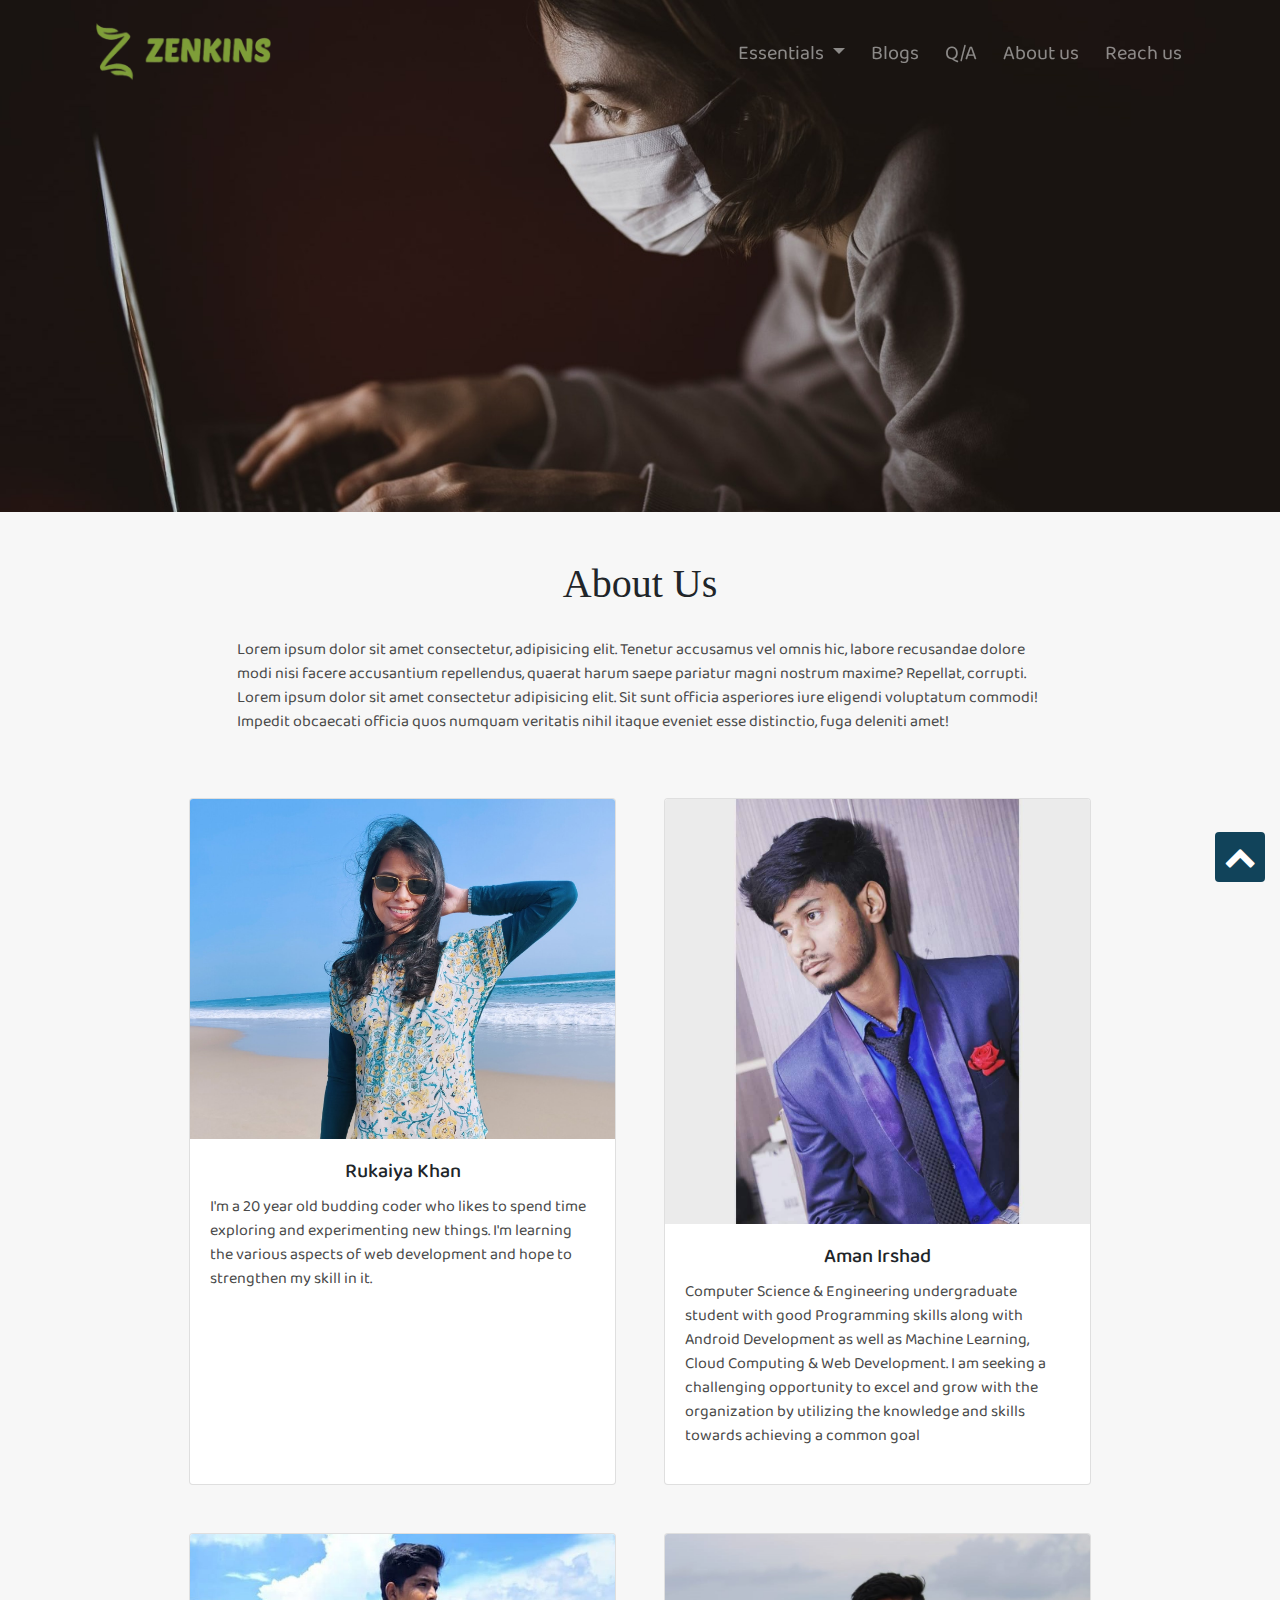
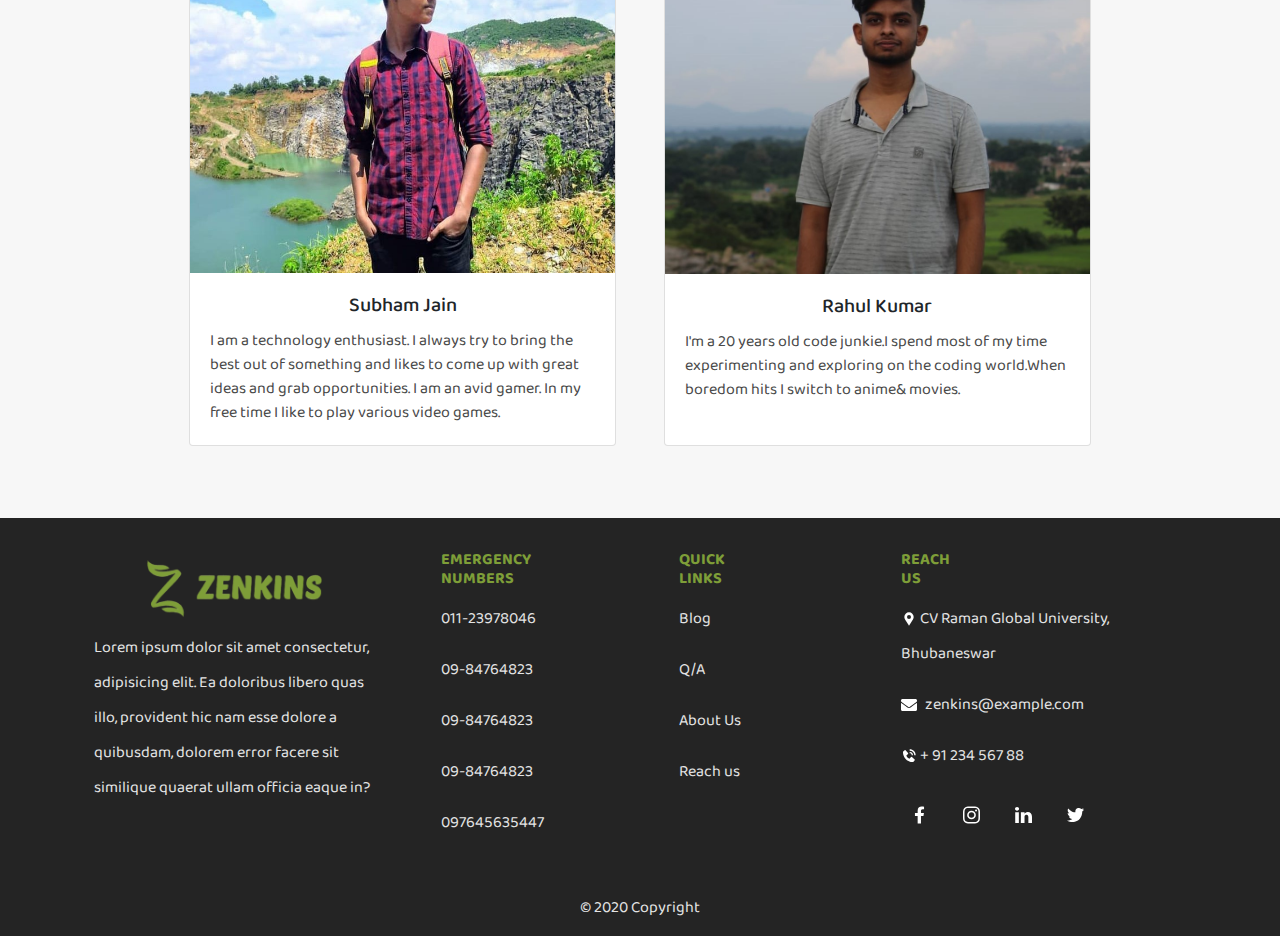
<file: about.html>
<!DOCTYPE html>
<html lang="en">
<head>
    <meta charset="UTF-8">
    <meta name="viewport" content="width=device-width, initial-scale=1.0">
    <link rel="icon" href="img/titleimage.png">

    <title>Zenkins | About</title>
    <link rel="stylesheet" href="css/style.css">
    <!-- <link rel="stylesheet" href="https://maxcdn.bootstrapcdn.com/bootstrap/3.4.1/css/bootstrap.min.css">-->
  <script src="https://ajax.googleapis.com/ajax/libs/jquery/3.5.1/jquery.min.js"></script>
  <!-- <script src="https://maxcdn.bootstrapcdn.com/bootstrap/3.4.1/js/bootstrap.min.js"></script>  -->
  <link rel="stylesheet" href="https://stackpath.bootstrapcdn.com/bootstrap/4.3.1/css/bootstrap.min.css" integrity="sha384-ggOyR0iXCbMQv3Xipma34MD+dH/1fQ784/j6cY/iJTQUOhcWr7x9JvoRxT2MZw1T" crossorigin="anonymous">
<script src="https://stackpath.bootstrapcdn.com/bootstrap/4.3.1/js/bootstrap.min.js" integrity="sha384-JjSmVgyd0p3pXB1rRibZUAYoIIy6OrQ6VrjIEaFf/nJGzIxFDsf4x0xIM+B07jRM" crossorigin="anonymous"></script>
<script src="js/app.js"></script>
<link rel="stylesheet" href="https://maxcdn.bootstrapcdn.com/font-awesome/4.5.0/css/font-awesome.min.css">
</head>
<body>
  
  <nav class="navbar navbar-expand-lg navbar-dark fixed-top">
    <div class="container">
      <a class="navbar-brand" href="index.html">
            <img src="img/logo.png" alt="">
          </a>
      <button class="navbar-toggler" type="button" data-toggle="collapse" data-target="#navbarResponsive" aria-controls="navbarResponsive" aria-expanded="false" aria-label="Toggle navigation">
            <span class="navbar-toggler-icon"></span>
          </button>
      <div class="collapse navbar-collapse" id="navbarResponsive">
        <ul class="navbar-nav ml-auto">
          
        
          <li class="dropdown nav-item">
            <a class="dropdown-toggle nav-link" data-toggle="dropdown" href="#">Essentials
            <span class="caret"></span></a>
            <ul class="dropdown-menu">
              <li><a href="sanitizer.html">Sanitizer</a></li>
              <li><a href="mask.html">Mask</a></li>
              <li><a href="gloves.html">Gloves</a></li>
              <li><a href="medicines.html">Medicines</a></li>
              <li><a href="instruments.html">Medical Instrument</a></li>
              <li><a href="ppe.html">PPE Kit</a></li>
            </ul>
          </li>
          <li class="nav-item">
            <a class="nav-link" href="index.html#blog">Blogs</a>
          </li>
          <li class="nav-item">
            <a class="nav-link" href="index.html#qna">Q/A</a>
          </li>
          <li class="nav-item ">
            <a class="nav-link" href="about.html">About us
                  
            </a>
          </li>
          <li class="nav-item">
            <a class="nav-link" href="index.html#reachus">Reach us</a>
          </li>
        </ul>
      </div>
    </div>
  </nav>

    <img class="ban1" src="img/about.jpg">
 
    <section class=" mt-5 mb-5">
      
           
      <div class="col-xl-12">
        <h1 class="heading">About Us</h1>
    
    <div class="row">
      <div class="col-xl-8   mb-4">
        <p class="mx-4">Lorem ipsum dolor sit amet consectetur, adipisicing elit. Tenetur accusamus vel omnis hic, labore recusandae dolore modi nisi facere accusantium repellendus, quaerat harum saepe pariatur magni nostrum maxime? Repellat, corrupti. Lorem ipsum dolor sit amet consectetur adipisicing elit. Sit sunt officia asperiores iure eligendi voluptatum commodi! Impedit obcaecati officia quos numquam veritatis nihil itaque eveniet esse distinctio, fuga deleniti amet!
</p>
      </div>
<div class="card col-xl-4  col-lg-5 m-4">
  
  <div class="aboutzoom">
    <img
     src="img/about1.jpg"
     class="card-img-top aboutimage"
     alt="..."
   />
 </div>
  <div class="card-body">
    <h5 class="card-title">Rukaiya Khan</h5>
    <p class="card-text">
      I'm a 20 year old budding coder who likes to spend time exploring and experimenting new things.  I'm learning the various aspects of web development  and hope to strengthen my skill in it.
    </p>
    <p></p>
  </div>

</div>

<div class="card col-xl-4  col-lg-5 m-4">
  
  <div class="aboutzoom">
    <img
     src="img/about5.jpg"
     class="card-img-top aboutimage"
     alt="..."
   />
 </div>
  <div class="card-body">
    <h5 class="card-title">Aman Irshad</h5>
    <p class="card-text">
      Computer Science & Engineering undergraduate student with good Programming
      skills along with Android Development as well as Machine Learning, Cloud
      Computing & Web Development. I am seeking a challenging opportunity to excel and
      grow with the organization by utilizing the knowledge and skills towards achieving a
      common goal    </p>
    <p></p>
  </div>

</div>




<div class="card col-xl-4 m-4 ">
<div class="aboutzoom">
   <img
    src="img/SUBHAM.jpeg"
    class="card-img-top aboutimage"
    alt="..."
  />
</div>
 
  <div class="card-body">
    <h5 class="card-title">Subham Jain</h5>
    <p class="card-text">
      I am a technology enthusiast. I always try to bring the best out of something and likes to come up with great ideas and grab opportunities. I am an avid gamer. In my free time I like to play various video games.
    </p>
  </div>

</div>

<div class="card col-xl-4 m-4 ">
  <div class="aboutzoom">
     <img
      src="img/rahul.jpeg"
      class="card-img-top aboutimage"
      alt="..."
    />
  </div>
   
    <div class="card-body">
      <h5 class="card-title">Rahul Kumar</h5>
      <p class="card-text">
        I'm a 20 years old code junkie.I spend most of my time experimenting and exploring on the coding world.When boredom hits I switch to anime& movies.      </p>
    </div>
  
  </div>        
          


</div>

</div>
  </section>
  <footer class="myfooter pt-3" style="background-color: #242424;">
        
          
    <!-- Footer Links -->
  <div class="container text-center text-md-left">

    <!-- Grid row -->
    <div class="row mt-3">

      <!-- Grid column -->
      <div class="col-md-3 col-lg-4 col-xl-3 mx-auto mb-4">
        <!-- Content -->
        <div style="text-align: center;"><img src="img/logo.png" style="height: 80px;"></div>
        <p>Lorem ipsum dolor sit amet consectetur, adipisicing elit. Ea doloribus libero quas illo, provident hic nam esse dolore a quibusdam, dolorem error facere sit similique quaerat ullam officia eaque in?</p>

      </div>
      <!-- Grid column -->

      <!-- Grid column -->
      <div class="col-md-2 col-lg-2 col-xl-2 mx-auto mb-4">

        <!-- Links -->
        <h6 class="text-uppercase font-weight-bold">Emergency <br> Numbers</h6>
 
        <p>
          <a href="tel:011-23978046" title="corona helpline">011-23978046</a>
          <p>
            <a href="09-84764823" title="helpline">09-84764823</a> 
         </p>
         <p>
          <a href="09-84764823" title="helpline">09-84764823</a> 
       </p>
       
        <p>
          <a href="09-84764823" title="helpline">09-84764823</a> 
       </p>
        <p>
          <a href="tel:097645635447" title="corona helpline">097645635447</a>    
      </p>

      </div>
      <!-- Grid column -->

      <!-- Grid column -->
      <div class="col-md-3 col-lg-2 col-xl-2 mx-auto mb-4">

        <!-- Links -->
        <h6 class="text-uppercase font-weight-bold"> Quick <br> Links   </h6>
       
       
        <p>
          <a href="index.html#blog">Blog</a>
        </p>
        
        <p>
          <a href="index.html#qna"> Q/A</a>
        </p>
        
        <p>
          <a href="about.html">About Us</a>
        </p>
        <p>
          <a href="index.html#reachus">Reach us</a>
        </p>
      </div>
      <!-- Grid column -->

      <!-- Grid column -->
      <div class="col-md-4 col-lg-3 col-xl-3 mx-auto mb-md-0 mb-4">

        <!-- Links -->
        <h6 class="text-uppercase font-weight-bold">Reach <br> Us</h6>
       
        <p>
          <span class=" mr-0"><svg xmlns="http://www.w3.org/2000/svg" xmlns:xlink="http://www.w3.org/1999/xlink" aria-hidden="true" focusable="false" width="1em" height="1em" style="-ms-transform: rotate(360deg); -webkit-transform: rotate(360deg); transform: rotate(360deg);" preserveAspectRatio="xMidYMid meet" viewBox="0 0 24 24"><path d="M19 9A7 7 0 1 0 5 9c0 1.387.41 2.677 1.105 3.765h-.008C8.457 16.46 12 22 12 22l5.903-9.235h-.007A6.98 6.98 0 0 0 19 9zm-7 3a3 3 0 1 1 0-6a3 3 0 0 1 0 6z" fill="white"/></svg></span> CV Raman Global University, Bhubaneswar</p>
        <p>
          <span class="mr-2"><svg xmlns="http://www.w3.org/2000/svg" xmlns:xlink="http://www.w3.org/1999/xlink" aria-hidden="true" focusable="false" width="1em" height="1em" style="-ms-transform: rotate(360deg); -webkit-transform: rotate(360deg); transform: rotate(360deg);" preserveAspectRatio="xMidYMid meet" viewBox="0 0 512 512"><path d="M502.3 190.8c3.9-3.1 9.7-.2 9.7 4.7V400c0 26.5-21.5 48-48 48H48c-26.5 0-48-21.5-48-48V195.6c0-5 5.7-7.8 9.7-4.7c22.4 17.4 52.1 39.5 154.1 113.6c21.1 15.4 56.7 47.8 92.2 47.6c35.7.3 72-32.8 92.3-47.6c102-74.1 131.6-96.3 154-113.7zM256 320c23.2.4 56.6-29.2 73.4-41.4c132.7-96.3 142.8-104.7 173.4-128.7c5.8-4.5 9.2-11.5 9.2-18.9v-19c0-26.5-21.5-48-48-48H48C21.5 64 0 85.5 0 112v19c0 7.4 3.4 14.3 9.2 18.9c30.6 23.9 40.7 32.4 173.4 128.7c16.8 12.2 50.2 41.8 73.4 41.4z" fill="white"/></svg></span>zenkins@example.com</p>
        <p>
          <span class=" mr-0"><svg xmlns="http://www.w3.org/2000/svg" xmlns:xlink="http://www.w3.org/1999/xlink" aria-hidden="true" focusable="false" width="1em" height="1em" style="-ms-transform: rotate(360deg); -webkit-transform: rotate(360deg); transform: rotate(360deg);" preserveAspectRatio="xMidYMid meet" viewBox="0 0 24 24"><path d="M20 10.999h2C22 5.869 18.127 2 12.99 2v2C17.052 4 20 6.943 20 10.999z" fill="white"/><path d="M13 8c2.103 0 3 .897 3 3h2c0-3.225-1.775-5-5-5v2zm3.422 5.443a1.001 1.001 0 0 0-1.391.043l-2.393 2.461c-.576-.11-1.734-.471-2.926-1.66c-1.192-1.193-1.553-2.354-1.66-2.926l2.459-2.394a1 1 0 0 0 .043-1.391L6.859 3.513a1 1 0 0 0-1.391-.087l-2.17 1.861a1 1 0 0 0-.29.649c-.015.25-.301 6.172 4.291 10.766C11.305 20.707 16.323 21 17.705 21c.202 0 .326-.006.359-.008a.992.992 0 0 0 .648-.291l1.86-2.171a1 1 0 0 0-.086-1.391l-4.064-3.696z" fill="white"/></svg></span> + 91 234 567 88</p>
       
            <div class="d-flex socialiconss social">
              <a href=""> <svg xmlns="http://www.w3.org/2000/svg" xmlns:xlink="http://www.w3.org/1999/xlink" aria-hidden="true" focusable="false" width="2em" height="2em" style="-ms-transform: rotate(360deg); -webkit-transform: rotate(360deg); transform: rotate(360deg);" preserveAspectRatio="xMidYMid meet" viewBox="0 0 32 32"><path d="M23.446 18l.889-5.791h-5.557V8.451c0-1.584.776-3.129 3.265-3.129h2.526V.392S22.277.001 20.085.001c-4.576 0-7.567 2.774-7.567 7.795v4.414H7.431v5.791h5.087v14h6.26v-14z" fill="white"/></svg>
                <a href=""> <svg xmlns="http://www.w3.org/2000/svg" xmlns:xlink="http://www.w3.org/1999/xlink" aria-hidden="true" focusable="false" width="2em" height="2em" style="-ms-transform: rotate(360deg); -webkit-transform: rotate(360deg); transform: rotate(360deg);" preserveAspectRatio="xMidYMid meet" viewBox="0 0 32 32"><path d="M16 0c-4.349 0-4.891.021-6.593.093c-1.709.084-2.865.349-3.885.745a7.847 7.847 0 0 0-2.833 1.849A7.757 7.757 0 0 0 .84 5.52C.444 6.54.179 7.696.095 9.405c-.077 1.703-.093 2.244-.093 6.593s.021 4.891.093 6.593c.084 1.704.349 2.865.745 3.885a7.847 7.847 0 0 0 1.849 2.833a7.757 7.757 0 0 0 2.833 1.849c1.02.391 2.181.661 3.885.745c1.703.077 2.244.093 6.593.093s4.891-.021 6.593-.093c1.704-.084 2.865-.355 3.885-.745a7.847 7.847 0 0 0 2.833-1.849a7.716 7.716 0 0 0 1.849-2.833c.391-1.02.661-2.181.745-3.885c.077-1.703.093-2.244.093-6.593s-.021-4.891-.093-6.593c-.084-1.704-.355-2.871-.745-3.885a7.847 7.847 0 0 0-1.849-2.833A7.716 7.716 0 0 0 26.478.838c-1.02-.396-2.181-.661-3.885-.745C20.89.016 20.349 0 16 0zm0 2.88c4.271 0 4.781.021 6.469.093c1.557.073 2.405.333 2.968.553a4.989 4.989 0 0 1 1.844 1.197a4.931 4.931 0 0 1 1.192 1.839c.22.563.48 1.411.553 2.968c.072 1.688.093 2.199.093 6.469s-.021 4.781-.099 6.469c-.084 1.557-.344 2.405-.563 2.968c-.303.751-.641 1.276-1.199 1.844a5.048 5.048 0 0 1-1.844 1.192c-.556.22-1.416.48-2.979.553c-1.697.072-2.197.093-6.479.093s-4.781-.021-6.48-.099c-1.557-.084-2.416-.344-2.979-.563c-.76-.303-1.281-.641-1.839-1.199c-.563-.563-.921-1.099-1.197-1.844c-.224-.556-.48-1.416-.563-2.979c-.057-1.677-.084-2.197-.084-6.459c0-4.26.027-4.781.084-6.479c.083-1.563.339-2.421.563-2.979c.276-.761.635-1.281 1.197-1.844c.557-.557 1.079-.917 1.839-1.199c.563-.219 1.401-.479 2.964-.557c1.697-.061 2.197-.083 6.473-.083zm0 4.907A8.21 8.21 0 0 0 7.787 16A8.21 8.21 0 0 0 16 24.213A8.21 8.21 0 0 0 24.213 16A8.21 8.21 0 0 0 16 7.787zm0 13.546c-2.948 0-5.333-2.385-5.333-5.333s2.385-5.333 5.333-5.333c2.948 0 5.333 2.385 5.333 5.333S18.948 21.333 16 21.333zM26.464 7.459a1.923 1.923 0 0 1-1.923 1.921a1.919 1.919 0 1 1 0-3.838c1.057 0 1.923.86 1.923 1.917z" fill="white"/></svg></a>
                <a href=""> <svg xmlns="http://www.w3.org/2000/svg" xmlns:xlink="http://www.w3.org/1999/xlink" aria-hidden="true" focusable="false" width="2em" height="2em" style="-ms-transform: rotate(360deg); -webkit-transform: rotate(360deg); transform: rotate(360deg);" preserveAspectRatio="xMidYMid meet" viewBox="0 0 1046.16 1000"><path d="M237.485 1000V325.301H13.229V1000h224.256zM125.386 233.127c78.202 0 126.879-51.809 126.879-116.553C250.808 50.37 203.591-.001 126.87-.001C50.161-.001-.002 50.371-.002 116.574c0 64.747 48.665 116.553 123.924 116.553h1.457zM361.61 1000h224.256V623.215c0-20.165 1.457-40.309 7.379-54.724c16.212-40.289 53.111-82.017 115.06-82.017c81.149 0 113.613 61.872 113.613 152.572v360.949h224.242V613.129c0-207.241-110.636-303.668-258.183-303.668c-120.977 0-174.094 67.622-203.603 113.679h1.497v-97.853H361.615c2.943 63.31 0 674.699 0 674.699z" fill="white"/></svg></a> 
                <a href=""><svg xmlns="http://www.w3.org/2000/svg" xmlns:xlink="http://www.w3.org/1999/xlink" aria-hidden="true" focusable="false" width="2em" height="2em" style="-ms-transform: rotate(360deg); -webkit-transform: rotate(360deg); transform: rotate(360deg);" preserveAspectRatio="xMidYMid meet" viewBox="0 0 1200 1200"><path d="M1200 216.995c-8.026 16.946-22.966 38.351-44.816 64.214s-48.828 48.606-80.937 68.227c.893 7.136 1.562 13.824 2.007 20.067c3.463 96.12-19.561 195.847-51.505 278.93c-61.918 154.473-156.795 278.795-292.308 363.21c-141.314 81.058-305.892 98.298-457.525 83.612C174.25 1083.694 75.033 1050.822 0 988.901c137.233 16.404 265.305-30.28 366.555-105.687c-112.472 2.847-194.191-78.514-232.775-172.575c17.393 4.559 35.588 4.009 52.174 2.677c20.416-1.918 39.796-3.833 58.863-8.026c-71.717-23.139-134.469-65.675-167.224-129.767c-19.213-40.61-27.888-79.282-28.093-123.077c33.605 17.693 74.028 34.937 111.037 33.444c-55.892-47.347-100.7-107.857-109.03-177.258c-5.259-57.866 9.221-110.688 30.101-159.866c83.607 91.885 177.415 167.502 285.618 214.047c73.998 30.302 147.786 46.507 224.081 46.822c-8.807-68.145-1.959-134.05 30.101-189.967c37.73-60.118 92.778-94.998 154.516-112.375c88.337-22.652 174.496 9.345 228.763 70.903c58.521-6.321 114.58-32.283 159.197-58.863c-18.958 57.41-55.874 114.492-109.699 141.806c51.247-9.488 100.149-24.659 145.815-44.144z" fill="white"/></svg></a>  
            </div>
         

      </div>
     

    </div>
   

  </div>
  
  <div class="footer-copyright text-center py-3">© 2020 Copyright
  
  </div>
  

  
 

</footer>
<a id="button"></a>
</body>
</html>
</file>
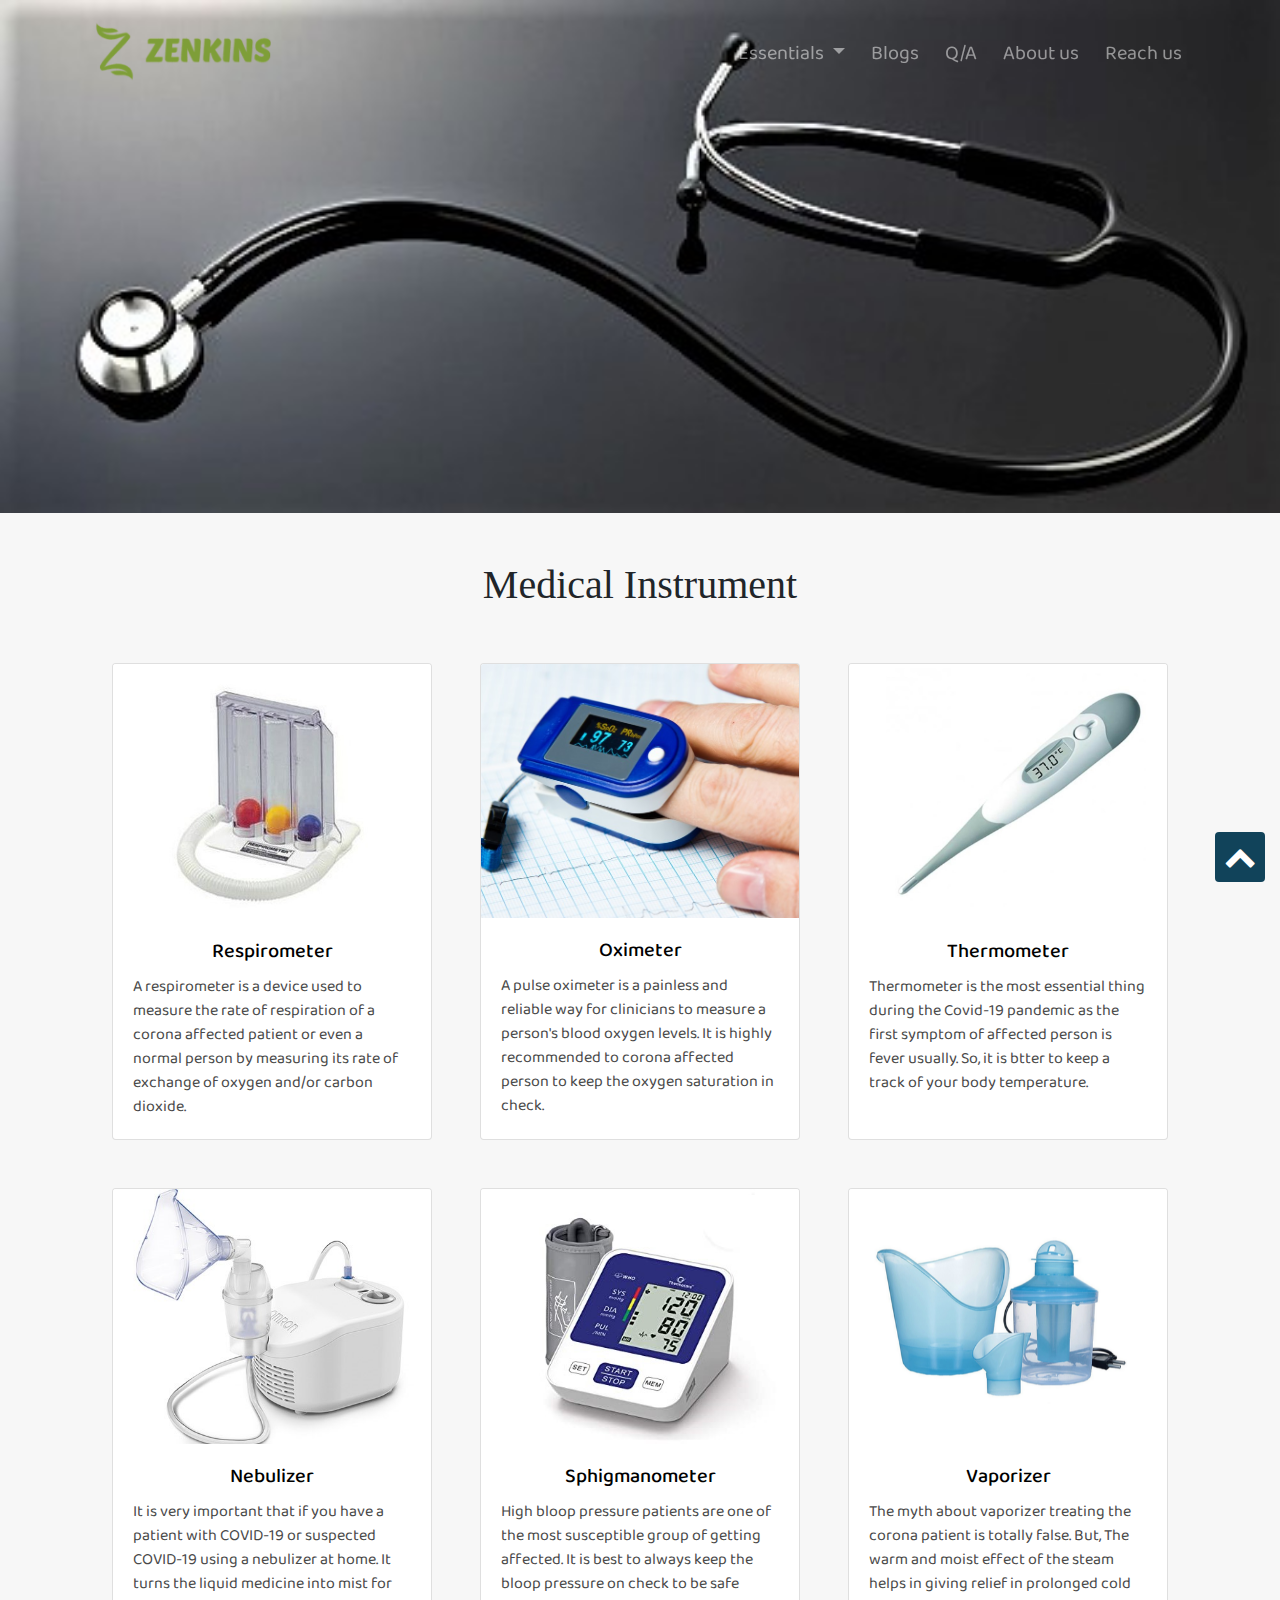
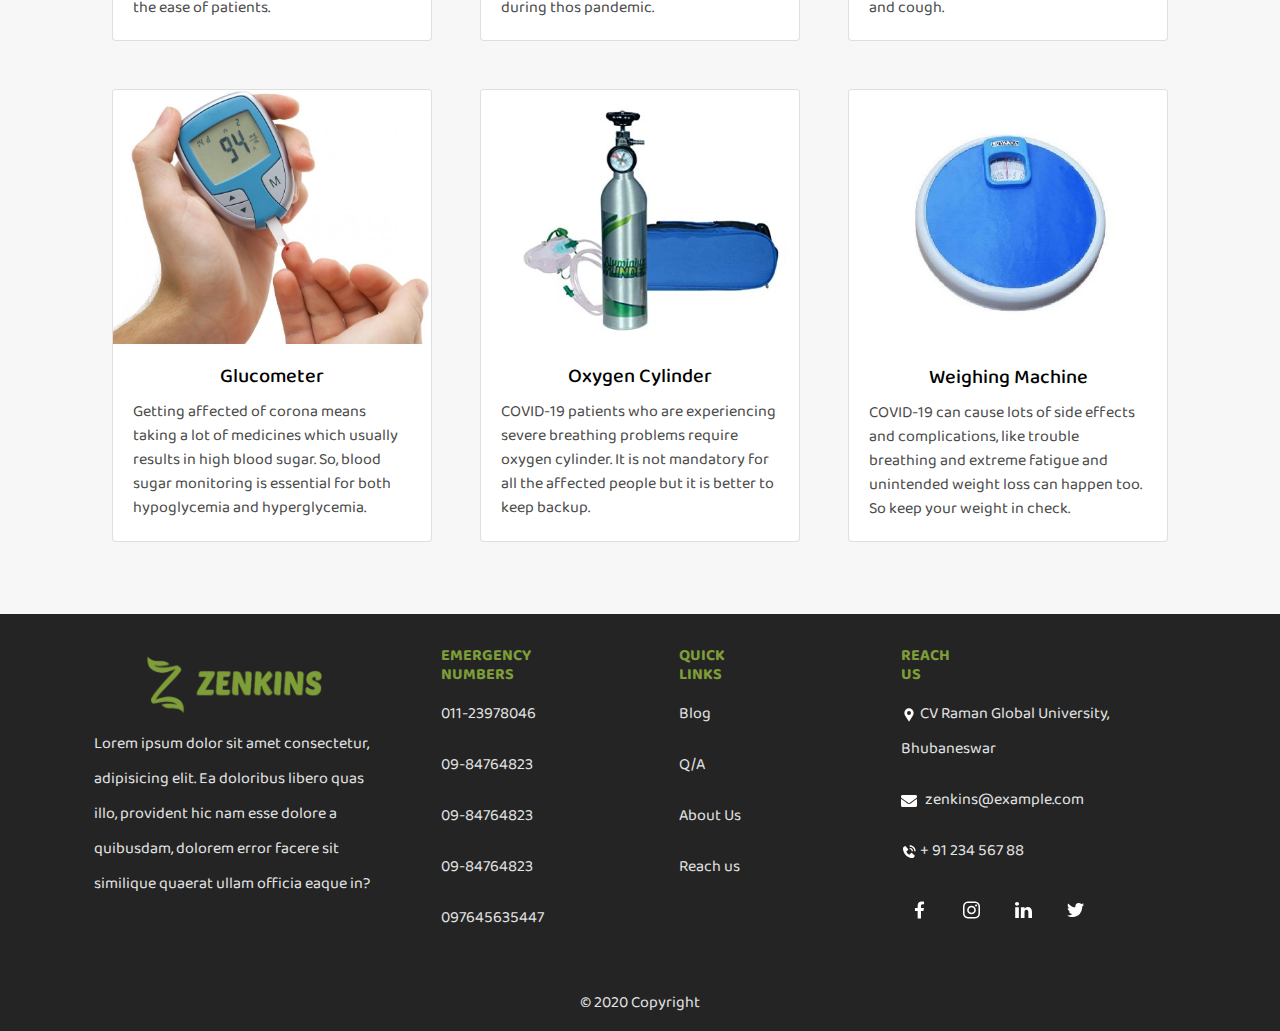
<file: instruments.html>
<!DOCTYPE html>
<html lang="en">
<head>
    <meta charset="UTF-8">
    <meta name="viewport" content="width=device-width, initial-scale=1.0">
    <title>Zenkins | Instruments</title>
    <link rel="icon" href="img/titleimage.png">

    <link rel="stylesheet" href="css/style.css">
    <!-- <link rel="stylesheet" href="https://maxcdn.bootstrapcdn.com/bootstrap/3.4.1/css/bootstrap.min.css">-->
  <script src="https://ajax.googleapis.com/ajax/libs/jquery/3.5.1/jquery.min.js"></script>
  <!-- <script src="https://maxcdn.bootstrapcdn.com/bootstrap/3.4.1/js/bootstrap.min.js"></script>  -->
  <link rel="stylesheet" href="https://stackpath.bootstrapcdn.com/bootstrap/4.3.1/css/bootstrap.min.css" integrity="sha384-ggOyR0iXCbMQv3Xipma34MD+dH/1fQ784/j6cY/iJTQUOhcWr7x9JvoRxT2MZw1T" crossorigin="anonymous">
<script src="https://stackpath.bootstrapcdn.com/bootstrap/4.3.1/js/bootstrap.min.js" integrity="sha384-JjSmVgyd0p3pXB1rRibZUAYoIIy6OrQ6VrjIEaFf/nJGzIxFDsf4x0xIM+B07jRM" crossorigin="anonymous"></script>
<script src="js/app.js"></script>
<link rel="stylesheet" href="https://maxcdn.bootstrapcdn.com/font-awesome/4.5.0/css/font-awesome.min.css">
</head>
<body>
  
  <nav class="navbar navbar-expand-lg navbar-dark fixed-top">
    <div class="container">
      <a class="navbar-brand" href="index.html">
            <img src="img/logo.png" alt="">
          </a>
      <button class="navbar-toggler" type="button" data-toggle="collapse" data-target="#navbarResponsive" aria-controls="navbarResponsive" aria-expanded="false" aria-label="Toggle navigation">
            <span class="navbar-toggler-icon"></span>
          </button>
      <div class="collapse navbar-collapse" id="navbarResponsive">
        <ul class="navbar-nav ml-auto">
          
          
          
          <li class="dropdown nav-item">
            <a class="dropdown-toggle nav-link" data-toggle="dropdown" href="#">Essentials
            <span class="caret"></span></a>
            <ul class="dropdown-menu">
              <li><a href="sanitizer.html">Sanitizer</a></li>
              <li><a href="mask.html">Mask</a></li>
              <li><a href="gloves.html">Gloves</a></li>
              <li><a href="medicines.html">Medicines</a></li>
              <li><a href="instruments.html">Medical Instrument</a></li>
              <li><a href="ppe.html">PPE Kit</a></li>
            </ul>
          </li>
          <li class="nav-item">
            <a class="nav-link" href="index.html#blog">Blogs</a>
          </li>
          <li class="nav-item">
            <a class="nav-link" href="index.html#qna">Q/A</a>
          </li>
          <li class="nav-item ">
            <a class="nav-link" href="about.html">About us
                  
            </a>
          </li>
          <li class="nav-item">
            <a class="nav-link" href="index.html#reachus">Reach us</a>
          </li>
        </ul>
      </div>
    </div>
  </nav>

    <img class="ban1" src="img/instrument1.jpg">
 
    <section class=" mt-5 mb-5">
      
              
              <div class="col-xl-12">
                  <h1 class="heading">medical instrument</h1>
              
              <div class="row">
                
          <div class="card col-xl-3 col-xs-4 col-md-4 col-lg-3 m-4">
            <a href="https://www.amazon.in/s?k=respirometer&i=hpc&crid=2UGRRTZWHZ0YD&sprefix=respir%2Chpc%2C423&ref=nb_sb_ss_ts-apa-p_1_6" target="_blank">
            <img
              src="img/instrument2.jpg"
              class="card-img-top"
              alt="..."
            />
            <div class="card-body">
              <h5 class="card-title">Respirometer</h5>
              <p class="card-text">
                A respirometer is a device used to measure the rate of respiration of a corona affected patient or even a normal person by measuring its rate of exchange of oxygen and/or carbon dioxide.
              </p>
            </div>
          </a>
          </div>
          <div class="card col-xl-3 col-xs-4 col-md-4 col-lg-3 m-4">
            <a href="https://www.amazon.in/s?k=oximeter&i=hpc&ref=nb_sb_noss_1"target="_blank">
            <img
              src="img/instrument3.jpg"
              class="card-img-top"
              alt="..."
            />
            <div class="card-body">
              <h5 class="card-title">Oximeter</h5>
              <p class="card-text">
                A pulse oximeter is a painless and reliable way for clinicians to measure a person's blood oxygen levels. It is highly recommended to corona affected person to keep the oxygen saturation in check.
              </p>
            </div>
          </a>
          </div>
          <div class="card col-xl-3 col-xs-4 col-md-4 col-lg-3 m-4">
            <a href="https://www.flipkart.com/search?q=thermometer&sid=zlw%2Cnyl%2Cbvv%2Ch7c&as=on&as-show=on&otracker=AS_QueryStore_OrganicAutoSuggest_1_10_na_na_na&otracker1=AS_QueryStore_OrganicAutoSuggest_1_10_na_na_na&as-pos=1&as-type=RECENT&suggestionId=thermometer%7CDigital+Thermometers&requestId=f7447ed9-fb2a-4396-8c31-292765e7b528&as-searchtext=thermometr"target="_blank">
            <img
              src="img/instrument5.jpg"
              class="card-img-top"
              alt="..."
            />
            <div class="card-body">
              <h5 class="card-title">Thermometer</h5>
              <p class="card-text">
               Thermometer is the most essential thing during the Covid-19 pandemic as the first symptom of affected person is fever usually. So, it is btter to keep a track of your body temperature.
              </p>
            </div>
          </a>
          </div>
          
          <div class="card col-xl-3 col-xs-4 col-md-4 col-lg-3 m-4">
            <a href="https://www.amazon.in/s?k=nabulizer&i=hpc&ref=nb_sb_noss_2"target="_blank">
            <img
              src="img/instrument4.jpg"
              class="card-img-top"
              alt="..."
            />
            <div class="card-body">
              <h5 class="card-title">Nebulizer</h5>
              <p class="card-text">
                It is very important that if you have a patient with COVID-19 or suspected COVID-19 using a nebulizer at home. It turns the liquid medicine into mist for the ease of patients.
              </p>
            </div>
          </a>
          </div>  
          <div class="card col-xl-3 col-xs-4 col-md-4 col-lg-3 m-4">
            <a href="https://www.amazon.in/s?k=sphigmanometer&i=hpc&crid=16FRMCEKE8WZ2&sprefix=sphi%2Chpc%2C374&ref=nb_sb_ss_ts-apa-p_1_4"target="_blank">
            <img
              src="img/instrument6.jpg"
              class="card-img-top"
              alt="..."
            />
            <div class="card-body">
              <h5 class="card-title">Sphigmanometer</h5>
              <p class="card-text">
                High bloop pressure patients are one of the most susceptible group of getting affected. It is best to always keep the bloop pressure on check to be safe during thos pandemic.
              </p>
            </div>
          </a>
          </div>

          <div class="card col-xl-3 col-xs-4 col-md-4 col-lg-3 m-4">
            <a href="https://www.amazon.in/s?k=vaporizer+machine&i=hpc&crid=3KQLYV9QM61C6&sprefix=VAPORI%2Chpc%2C334&ref=nb_sb_ss_ts-apa-p_1_6"target="_blank">
            <img
              src="img/instrument7.jpg"
              class="card-img-top"
              alt="..."
            />
            <div class="card-body">
              <h5 class="card-title">Vaporizer</h5>
              <p class="card-text">
               The myth about vaporizer treating the corona patient is totally false. But,  The warm and moist effect of the steam helps in giving relief in prolonged cold and cough. 
              </p>
            </div>
          </a>
          </div>
          <div class="card col-xl-3 col-xs-4 col-md-4 col-lg-3 m-4">
            <a href="https://www.amazon.in/s?k=blood+sugar+machine&i=hpc&crid=35AKAPOEJH7T3&sprefix=blood+%2Chpc%2C372&ref=nb_sb_ss_ts-apa-p_1_6" target="_blank">
            <img
              src="img/instrument8.jpg"
              class="card-img-top"
              alt="..."
            />
            <div class="card-body">
              <h5 class="card-title">Glucometer</h5>
              <p class="card-text">
               Getting affected of corona means taking a lot of medicines which usually results in high blood sugar. So, blood sugar monitoring is essential for both hypoglycemia and hyperglycemia.
              </p>
            </div>
          </a>
          </div>
          <div class="card col-xl-3 col-xs-4 col-md-4 col-lg-3 m-4">
            <a href="https://www.amazon.in/s?k=oxygen+cylinder&i=hpc&crid=XTCVYXUYFJ1B&sprefix=oxygen+%2Chpc%2C681&ref=nb_sb_ss_ts-apa-p_9_7"target="_blank">
            <img
              src="img/instrument9.jpg"
              class="card-img-top"
              alt="..."
            />
            <div class="card-body">
              <h5 class="card-title">Oxygen cylinder</h5>
              <p class="card-text">
                COVID-19 patients who are experiencing severe breathing problems require oxygen cylinder. It is not mandatory for all the affected people but it is better to keep backup.
              </p>
            </div>
          </a>
          </div>
          <div class="card col-xl-3 col-xs-4 col-md-4 col-lg-3 m-4">
            <a href="https://www.amazon.in/s?k=weighing+machine&crid=2NARZIM9Y8TDO&sprefix=weighing+%2Caps%2C540&ref=nb_sb_ss_ts-apa-p_1_9"target="_blank">
            <img
              src="img/instrument10.jpg"
              class="card-img-top"
              alt="..."
            />
            <div class="card-body">
              <h5 class="card-title">Weighing machine</h5>
              <p class="card-text">
                COVID-19 can cause lots of side effects and complications, like trouble breathing and extreme fatigue and unintended weight loss can happen too. So keep your weight in check.
              </p>
            </div>
          </a>
          </div>
 
  
  
  </div>
  
      </div>
  </section>
  <footer class="myfooter pt-3" style="background-color: #242424;">
        
          
    <!-- Footer Links -->
  <div class="container text-center text-md-left">

    <!-- Grid row -->
    <div class="row mt-3">

      <!-- Grid column -->
      <div class="col-md-3 col-lg-4 col-xl-3 mx-auto mb-4">
        <!-- Content -->
        <div style="text-align: center;"><img src="img/logo.png" style="height: 80px;"></div>
        <p>Lorem ipsum dolor sit amet consectetur, adipisicing elit. Ea doloribus libero quas illo, provident hic nam esse dolore a quibusdam, dolorem error facere sit similique quaerat ullam officia eaque in?</p>

      </div>
      <!-- Grid column -->

      <!-- Grid column -->
      <div class="col-md-2 col-lg-2 col-xl-2 mx-auto mb-4">

        <!-- Links -->
        <h6 class="text-uppercase font-weight-bold">Emergency <br> Numbers</h6>
 
        <p>
          <a href="tel:011-23978046" title="corona helpline">011-23978046</a>
          <p>
            <a href="09-84764823" title="helpline">09-84764823</a> 
         </p>
         <p>
          <a href="09-84764823" title="helpline">09-84764823</a> 
       </p>
       
        <p>
          <a href="09-84764823" title="helpline">09-84764823</a> 
       </p>
        <p>
          <a href="tel:097645635447" title="corona helpline">097645635447</a>    
      </p>

      </div>
      <!-- Grid column -->

      <!-- Grid column -->
      <div class="col-md-3 col-lg-2 col-xl-2 mx-auto mb-4">

        <!-- Links -->
        <h6 class="text-uppercase font-weight-bold"> Quick <br> Links   </h6>
       
       
        <p>
          <a href="index.html#blog">Blog</a>
        </p>
        
        <p>
          <a href="index.html#qna"> Q/A</a>
        </p>
        
        <p>
          <a href="about.html">About Us</a>
        </p>
        <p>
          <a href="index.html#reachus">Reach us</a>
        </p>
      </div>
      <!-- Grid column -->

      <!-- Grid column -->
      <div class="col-md-4 col-lg-3 col-xl-3 mx-auto mb-md-0 mb-4">

        <!-- Links -->
        <h6 class="text-uppercase font-weight-bold">Reach <br> Us</h6>
       
        <p>
          <span class=" mr-0"><svg xmlns="http://www.w3.org/2000/svg" xmlns:xlink="http://www.w3.org/1999/xlink" aria-hidden="true" focusable="false" width="1em" height="1em" style="-ms-transform: rotate(360deg); -webkit-transform: rotate(360deg); transform: rotate(360deg);" preserveAspectRatio="xMidYMid meet" viewBox="0 0 24 24"><path d="M19 9A7 7 0 1 0 5 9c0 1.387.41 2.677 1.105 3.765h-.008C8.457 16.46 12 22 12 22l5.903-9.235h-.007A6.98 6.98 0 0 0 19 9zm-7 3a3 3 0 1 1 0-6a3 3 0 0 1 0 6z" fill="white"/></svg></span> CV Raman Global University, Bhubaneswar</p>
        <p>
          <span class="mr-2"><svg xmlns="http://www.w3.org/2000/svg" xmlns:xlink="http://www.w3.org/1999/xlink" aria-hidden="true" focusable="false" width="1em" height="1em" style="-ms-transform: rotate(360deg); -webkit-transform: rotate(360deg); transform: rotate(360deg);" preserveAspectRatio="xMidYMid meet" viewBox="0 0 512 512"><path d="M502.3 190.8c3.9-3.1 9.7-.2 9.7 4.7V400c0 26.5-21.5 48-48 48H48c-26.5 0-48-21.5-48-48V195.6c0-5 5.7-7.8 9.7-4.7c22.4 17.4 52.1 39.5 154.1 113.6c21.1 15.4 56.7 47.8 92.2 47.6c35.7.3 72-32.8 92.3-47.6c102-74.1 131.6-96.3 154-113.7zM256 320c23.2.4 56.6-29.2 73.4-41.4c132.7-96.3 142.8-104.7 173.4-128.7c5.8-4.5 9.2-11.5 9.2-18.9v-19c0-26.5-21.5-48-48-48H48C21.5 64 0 85.5 0 112v19c0 7.4 3.4 14.3 9.2 18.9c30.6 23.9 40.7 32.4 173.4 128.7c16.8 12.2 50.2 41.8 73.4 41.4z" fill="white"/></svg></span>zenkins@example.com</p>
        <p>
          <span class=" mr-0"><svg xmlns="http://www.w3.org/2000/svg" xmlns:xlink="http://www.w3.org/1999/xlink" aria-hidden="true" focusable="false" width="1em" height="1em" style="-ms-transform: rotate(360deg); -webkit-transform: rotate(360deg); transform: rotate(360deg);" preserveAspectRatio="xMidYMid meet" viewBox="0 0 24 24"><path d="M20 10.999h2C22 5.869 18.127 2 12.99 2v2C17.052 4 20 6.943 20 10.999z" fill="white"/><path d="M13 8c2.103 0 3 .897 3 3h2c0-3.225-1.775-5-5-5v2zm3.422 5.443a1.001 1.001 0 0 0-1.391.043l-2.393 2.461c-.576-.11-1.734-.471-2.926-1.66c-1.192-1.193-1.553-2.354-1.66-2.926l2.459-2.394a1 1 0 0 0 .043-1.391L6.859 3.513a1 1 0 0 0-1.391-.087l-2.17 1.861a1 1 0 0 0-.29.649c-.015.25-.301 6.172 4.291 10.766C11.305 20.707 16.323 21 17.705 21c.202 0 .326-.006.359-.008a.992.992 0 0 0 .648-.291l1.86-2.171a1 1 0 0 0-.086-1.391l-4.064-3.696z" fill="white"/></svg></span> + 91 234 567 88</p>
       
            <div class="d-flex socialiconss social">
              <a href=""> <svg xmlns="http://www.w3.org/2000/svg" xmlns:xlink="http://www.w3.org/1999/xlink" aria-hidden="true" focusable="false" width="2em" height="2em" style="-ms-transform: rotate(360deg); -webkit-transform: rotate(360deg); transform: rotate(360deg);" preserveAspectRatio="xMidYMid meet" viewBox="0 0 32 32"><path d="M23.446 18l.889-5.791h-5.557V8.451c0-1.584.776-3.129 3.265-3.129h2.526V.392S22.277.001 20.085.001c-4.576 0-7.567 2.774-7.567 7.795v4.414H7.431v5.791h5.087v14h6.26v-14z" fill="white"/></svg>
                <a href=""> <svg xmlns="http://www.w3.org/2000/svg" xmlns:xlink="http://www.w3.org/1999/xlink" aria-hidden="true" focusable="false" width="2em" height="2em" style="-ms-transform: rotate(360deg); -webkit-transform: rotate(360deg); transform: rotate(360deg);" preserveAspectRatio="xMidYMid meet" viewBox="0 0 32 32"><path d="M16 0c-4.349 0-4.891.021-6.593.093c-1.709.084-2.865.349-3.885.745a7.847 7.847 0 0 0-2.833 1.849A7.757 7.757 0 0 0 .84 5.52C.444 6.54.179 7.696.095 9.405c-.077 1.703-.093 2.244-.093 6.593s.021 4.891.093 6.593c.084 1.704.349 2.865.745 3.885a7.847 7.847 0 0 0 1.849 2.833a7.757 7.757 0 0 0 2.833 1.849c1.02.391 2.181.661 3.885.745c1.703.077 2.244.093 6.593.093s4.891-.021 6.593-.093c1.704-.084 2.865-.355 3.885-.745a7.847 7.847 0 0 0 2.833-1.849a7.716 7.716 0 0 0 1.849-2.833c.391-1.02.661-2.181.745-3.885c.077-1.703.093-2.244.093-6.593s-.021-4.891-.093-6.593c-.084-1.704-.355-2.871-.745-3.885a7.847 7.847 0 0 0-1.849-2.833A7.716 7.716 0 0 0 26.478.838c-1.02-.396-2.181-.661-3.885-.745C20.89.016 20.349 0 16 0zm0 2.88c4.271 0 4.781.021 6.469.093c1.557.073 2.405.333 2.968.553a4.989 4.989 0 0 1 1.844 1.197a4.931 4.931 0 0 1 1.192 1.839c.22.563.48 1.411.553 2.968c.072 1.688.093 2.199.093 6.469s-.021 4.781-.099 6.469c-.084 1.557-.344 2.405-.563 2.968c-.303.751-.641 1.276-1.199 1.844a5.048 5.048 0 0 1-1.844 1.192c-.556.22-1.416.48-2.979.553c-1.697.072-2.197.093-6.479.093s-4.781-.021-6.48-.099c-1.557-.084-2.416-.344-2.979-.563c-.76-.303-1.281-.641-1.839-1.199c-.563-.563-.921-1.099-1.197-1.844c-.224-.556-.48-1.416-.563-2.979c-.057-1.677-.084-2.197-.084-6.459c0-4.26.027-4.781.084-6.479c.083-1.563.339-2.421.563-2.979c.276-.761.635-1.281 1.197-1.844c.557-.557 1.079-.917 1.839-1.199c.563-.219 1.401-.479 2.964-.557c1.697-.061 2.197-.083 6.473-.083zm0 4.907A8.21 8.21 0 0 0 7.787 16A8.21 8.21 0 0 0 16 24.213A8.21 8.21 0 0 0 24.213 16A8.21 8.21 0 0 0 16 7.787zm0 13.546c-2.948 0-5.333-2.385-5.333-5.333s2.385-5.333 5.333-5.333c2.948 0 5.333 2.385 5.333 5.333S18.948 21.333 16 21.333zM26.464 7.459a1.923 1.923 0 0 1-1.923 1.921a1.919 1.919 0 1 1 0-3.838c1.057 0 1.923.86 1.923 1.917z" fill="white"/></svg></a>
                <a href=""> <svg xmlns="http://www.w3.org/2000/svg" xmlns:xlink="http://www.w3.org/1999/xlink" aria-hidden="true" focusable="false" width="2em" height="2em" style="-ms-transform: rotate(360deg); -webkit-transform: rotate(360deg); transform: rotate(360deg);" preserveAspectRatio="xMidYMid meet" viewBox="0 0 1046.16 1000"><path d="M237.485 1000V325.301H13.229V1000h224.256zM125.386 233.127c78.202 0 126.879-51.809 126.879-116.553C250.808 50.37 203.591-.001 126.87-.001C50.161-.001-.002 50.371-.002 116.574c0 64.747 48.665 116.553 123.924 116.553h1.457zM361.61 1000h224.256V623.215c0-20.165 1.457-40.309 7.379-54.724c16.212-40.289 53.111-82.017 115.06-82.017c81.149 0 113.613 61.872 113.613 152.572v360.949h224.242V613.129c0-207.241-110.636-303.668-258.183-303.668c-120.977 0-174.094 67.622-203.603 113.679h1.497v-97.853H361.615c2.943 63.31 0 674.699 0 674.699z" fill="white"/></svg></a> 
                <a href=""><svg xmlns="http://www.w3.org/2000/svg" xmlns:xlink="http://www.w3.org/1999/xlink" aria-hidden="true" focusable="false" width="2em" height="2em" style="-ms-transform: rotate(360deg); -webkit-transform: rotate(360deg); transform: rotate(360deg);" preserveAspectRatio="xMidYMid meet" viewBox="0 0 1200 1200"><path d="M1200 216.995c-8.026 16.946-22.966 38.351-44.816 64.214s-48.828 48.606-80.937 68.227c.893 7.136 1.562 13.824 2.007 20.067c3.463 96.12-19.561 195.847-51.505 278.93c-61.918 154.473-156.795 278.795-292.308 363.21c-141.314 81.058-305.892 98.298-457.525 83.612C174.25 1083.694 75.033 1050.822 0 988.901c137.233 16.404 265.305-30.28 366.555-105.687c-112.472 2.847-194.191-78.514-232.775-172.575c17.393 4.559 35.588 4.009 52.174 2.677c20.416-1.918 39.796-3.833 58.863-8.026c-71.717-23.139-134.469-65.675-167.224-129.767c-19.213-40.61-27.888-79.282-28.093-123.077c33.605 17.693 74.028 34.937 111.037 33.444c-55.892-47.347-100.7-107.857-109.03-177.258c-5.259-57.866 9.221-110.688 30.101-159.866c83.607 91.885 177.415 167.502 285.618 214.047c73.998 30.302 147.786 46.507 224.081 46.822c-8.807-68.145-1.959-134.05 30.101-189.967c37.73-60.118 92.778-94.998 154.516-112.375c88.337-22.652 174.496 9.345 228.763 70.903c58.521-6.321 114.58-32.283 159.197-58.863c-18.958 57.41-55.874 114.492-109.699 141.806c51.247-9.488 100.149-24.659 145.815-44.144z" fill="white"/></svg></a>  
            </div>
         

      </div>
     

    </div>
   

  </div>
  
  <div class="footer-copyright text-center py-3">© 2020 Copyright
  
  </div>
  

  
 

</footer>
<a id="button"></a>
</body>
</html>
</file>
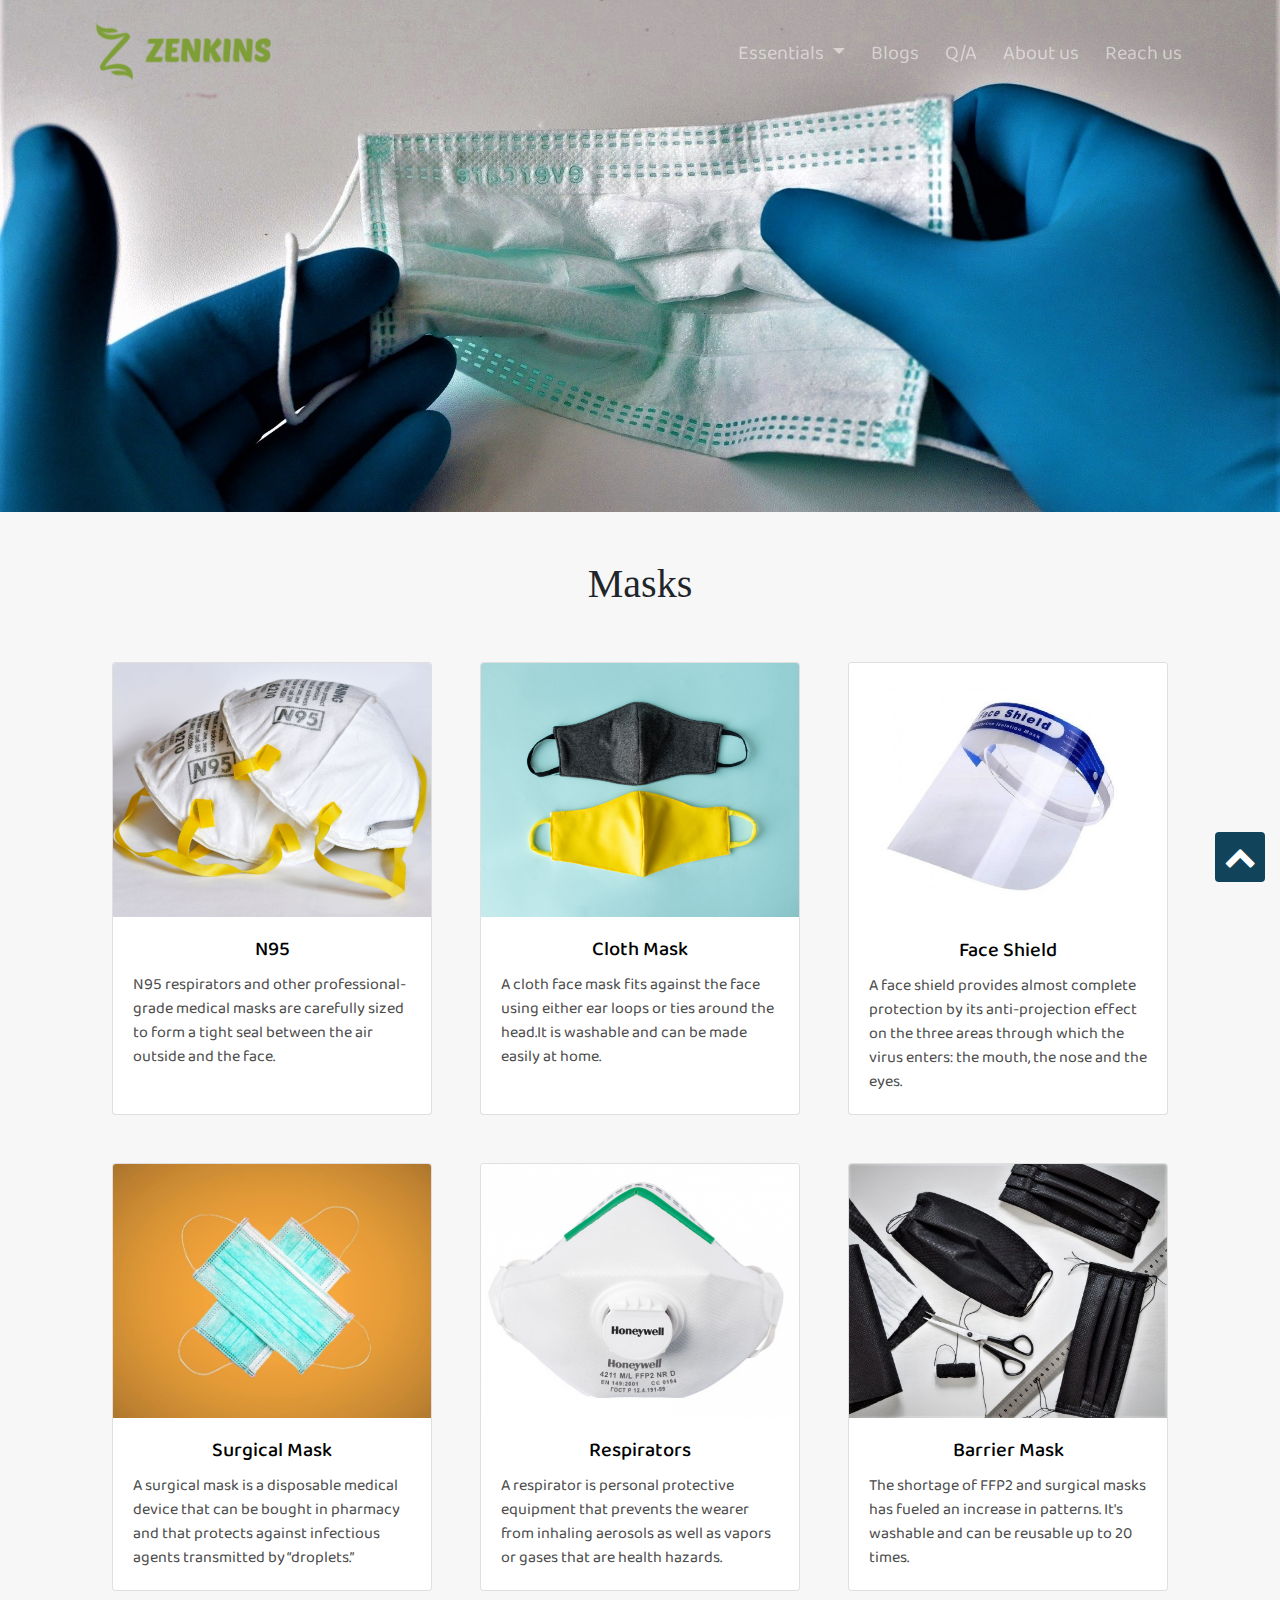
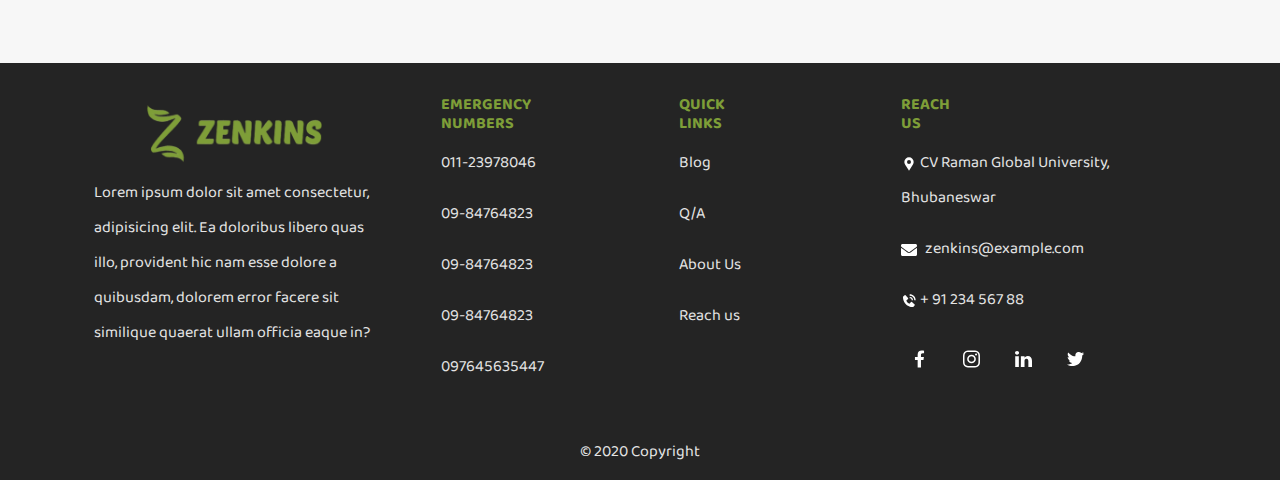
<file: mask.html>
<!DOCTYPE html>
<html lang="en">
<head>
    <meta charset="UTF-8">
    <meta name="viewport" content="width=device-width, initial-scale=1.0">
    <title>Zenkins | Mask</title>
    <link rel="icon" href="img/titleimage.png">

    <link rel="stylesheet" href="css/style.css">
    <!-- <link rel="stylesheet" href="https://maxcdn.bootstrapcdn.com/bootstrap/3.4.1/css/bootstrap.min.css">-->
  <script src="https://ajax.googleapis.com/ajax/libs/jquery/3.5.1/jquery.min.js"></script>
  <!-- <script src="https://maxcdn.bootstrapcdn.com/bootstrap/3.4.1/js/bootstrap.min.js"></script>  -->
  <link rel="stylesheet" href="https://stackpath.bootstrapcdn.com/bootstrap/4.3.1/css/bootstrap.min.css" integrity="sha384-ggOyR0iXCbMQv3Xipma34MD+dH/1fQ784/j6cY/iJTQUOhcWr7x9JvoRxT2MZw1T" crossorigin="anonymous">
<script src="https://stackpath.bootstrapcdn.com/bootstrap/4.3.1/js/bootstrap.min.js" integrity="sha384-JjSmVgyd0p3pXB1rRibZUAYoIIy6OrQ6VrjIEaFf/nJGzIxFDsf4x0xIM+B07jRM" crossorigin="anonymous"></script>
<script src="js/app.js"></script>
<link rel="stylesheet" href="https://maxcdn.bootstrapcdn.com/font-awesome/4.5.0/css/font-awesome.min.css">
</head>
<body>
  
  <nav class="navbar navbar-expand-lg navbar-dark fixed-top">
    <div class="container">
      <a class="navbar-brand" href="index.html">
            <img src="img/logo.png" alt="">
          </a>
      <button class="navbar-toggler" type="button" data-toggle="collapse" data-target="#navbarResponsive" aria-controls="navbarResponsive" aria-expanded="false" aria-label="Toggle navigation">
            <span class="navbar-toggler-icon"></span>
          </button>
      <div class="collapse navbar-collapse" id="navbarResponsive">
        <ul class="navbar-nav ml-auto">
          
        
          <li class="dropdown nav-item">
            <a class="dropdown-toggle nav-link" data-toggle="dropdown" href="#">Essentials
            <span class="caret"></span></a>
            <ul class="dropdown-menu">
              <li><a href="sanitizer.html">Sanitizer</a></li>
              <li><a href="mask.html">Mask</a></li>
              <li><a href="gloves.html">Gloves</a></li>
              <li><a href="medicines.html">Medicines</a></li>
              <li><a href="instruments.html">Medical Instrument</a></li>
              <li><a href="ppe.html">PPE Kit</a></li>
            </ul>
          </li>
          <li class="nav-item">
            <a class="nav-link" href="index.html#blog">Blogs</a>
          </li>
          <li class="nav-item">
            <a class="nav-link" href="index.html#qna">Q/A</a>
          </li>
          <li class="nav-item ">
            <a class="nav-link" href="about.html">About us
                  
            </a>
          </li>
          <li class="nav-item">
            <a class="nav-link" href="index.html#reachus">Reach us</a>
          </li>
        </ul>
      </div>
    </div>
  </nav>

    <img class="ban1" src="img/mask1.jpg">
 
    <section class=" mt-5 mb-5">
      
              
              <div class="col-xl-12">
                  <h1 class="heading">Masks</h1>
              
              <div class="row">
                
          <div class="card col-xl-3 col-xs-4 col-md-4 col-lg-3 m-4">
            <a href="https://www.flipkart.com/q/n95-masks" target="_blank">
            <img
              src="img/mask3.jpg"
              class="card-img-top"
              alt="..."
            />
            <div class="card-body">
              <h5 class="card-title">N95 </h5>
              <p class="card-text">
                N95 respirators and other professional-grade medical masks are carefully sized to form a tight seal between the air outside and the face.
              </p>
            </div>
          </a>
          </div>
          <div class="card col-xl-3 col-xs-4 col-md-4 col-lg-3 m-4">
            <a href="https://www.myntra.com/mask" target="_blank">
            <img
              src="img/mask2.jpg"
              class="card-img-top"
              alt="..."
            />
            <div class="card-body">
              <h5 class="card-title">Cloth Mask</h5>
              <p class="card-text">
                A cloth face mask fits against the face using either ear loops or ties around the head.It is washable and can be made easily at home.
              </p>
            </div>
          </a>
          </div>
          <div class="card col-xl-3 col-xs-4 col-md-4 col-lg-3 m-4">
            <a href="https://www.amazon.in/face-shield/s?k=face+shield" target="_blank">
            <img
              src="img/mask4.jpg"
              class="card-img-top"
              alt="..."
            />
            <div class="card-body">
              <h5 class="card-title">Face shield</h5>
              <p class="card-text">
                A face shield provides almost complete protection by its anti-projection effect on the three areas through which the virus enters: the mouth, the nose and the eyes.
              </p>
            </div>
          </a>
          </div>
          
          <div class="card col-xl-3 col-xs-4 col-md-4 col-lg-3 m-4">
            <a href="https://www.amazon.in/s?k=surgical+mask&crid=1PNB1HK4N5A70&sprefix=surgical%2Caps%2C367&ref=nb_sb_ss_ts-apa-p_1_8"target="_blank">
            <img
              src="img/mask5.jpg"
              class="card-img-top"
              alt="..."
            />
            <div class="card-body">
              <h5 class="card-title">Surgical Mask</h5>
              <p class="card-text">
                A surgical mask is a disposable medical device that can be bought in pharmacy and that protects against infectious agents transmitted by “droplets.”
              </p>
            </div>
          </a>
          </div> 
          <div class="card col-xl-3 col-xs-4 col-md-4 col-lg-3 m-4">
            <a href="https://www.amazon.in/s?k=respirators&ref=nb_sb_noss_1"target="_blank">
            <img
              src="img/mask6.png"
              class="card-img-top"
              alt="..."
            />
            <div class="card-body">
              <h5 class="card-title">Respirators</h5>
              <p class="card-text">
                A respirator is personal protective equipment that prevents the wearer from inhaling aerosols  as well as vapors or gases  that are health hazards.
              </p>
            </div>
          </a>
          </div>
          <div class="card col-xl-3 col-xs-4 col-md-4 col-lg-3 m-4">
            <a href="https://www.decathlon.in/p/8621512/pollution-masks/reusable-barrier-face-mask-pack-of-2-adult-size" target="_blank">
            <img
              src="img/mask7.jpg"
              class="card-img-top"
              alt="..."
            />
            <div class="card-body">
              <h5 class="card-title">Barrier mask</h5>
              <p class="card-text">
                The shortage of FFP2 and surgical masks has fueled an increase in patterns. It's washable and can be reusable up to 20 times.
              </p>
            </div>
          </a>
          </div>
 
  
  
  </div>
  
      </div>
  </section>
  <footer class="myfooter pt-3" style="background-color: #242424;">
        
          
    <!-- Footer Links -->
  <div class="container text-center text-md-left">

    <!-- Grid row -->
    <div class="row mt-3">

      <!-- Grid column -->
      <div class="col-md-3 col-lg-4 col-xl-3 mx-auto mb-4">
        <!-- Content -->
        <div style="text-align: center;"><img src="img/logo.png" style="height: 80px;"></div>
        <p>Lorem ipsum dolor sit amet consectetur, adipisicing elit. Ea doloribus libero quas illo, provident hic nam esse dolore a quibusdam, dolorem error facere sit similique quaerat ullam officia eaque in?</p>

      </div>
      <!-- Grid column -->

      <!-- Grid column -->
      <div class="col-md-2 col-lg-2 col-xl-2 mx-auto mb-4">

        <!-- Links -->
        <h6 class="text-uppercase font-weight-bold">Emergency <br> Numbers</h6>
 
        <p>
          <a href="tel:011-23978046" title="corona helpline">011-23978046</a>
          <p>
            <a href="09-84764823" title="helpline">09-84764823</a> 
         </p>
         <p>
          <a href="09-84764823" title="helpline">09-84764823</a> 
       </p>
       
        <p>
          <a href="09-84764823" title="helpline">09-84764823</a> 
       </p>
        <p>
          <a href="tel:097645635447" title="corona helpline">097645635447</a>    
      </p>

      </div>
      <!-- Grid column -->

      <!-- Grid column -->
      <div class="col-md-3 col-lg-2 col-xl-2 mx-auto mb-4">

        <!-- Links -->
        <h6 class="text-uppercase font-weight-bold"> Quick <br> Links   </h6>
       
       
        <p>
          <a href="index.html#blog">Blog</a>
        </p>
        
        <p>
          <a href="index.html#qna"> Q/A</a>
        </p>
        
        <p>
          <a href="about.html">About Us</a>
        </p>
        <p>
          <a href="index.html#reachus">Reach us</a>
        </p>
      </div>
      <!-- Grid column -->

      <!-- Grid column -->
      <div class="col-md-4 col-lg-3 col-xl-3 mx-auto mb-md-0 mb-4">

        <!-- Links -->
        <h6 class="text-uppercase font-weight-bold">Reach <br> Us</h6>
       
        <p>
          <span class=" mr-0"><svg xmlns="http://www.w3.org/2000/svg" xmlns:xlink="http://www.w3.org/1999/xlink" aria-hidden="true" focusable="false" width="1em" height="1em" style="-ms-transform: rotate(360deg); -webkit-transform: rotate(360deg); transform: rotate(360deg);" preserveAspectRatio="xMidYMid meet" viewBox="0 0 24 24"><path d="M19 9A7 7 0 1 0 5 9c0 1.387.41 2.677 1.105 3.765h-.008C8.457 16.46 12 22 12 22l5.903-9.235h-.007A6.98 6.98 0 0 0 19 9zm-7 3a3 3 0 1 1 0-6a3 3 0 0 1 0 6z" fill="white"/></svg></span> CV Raman Global University, Bhubaneswar</p>
        <p>
          <span class="mr-2"><svg xmlns="http://www.w3.org/2000/svg" xmlns:xlink="http://www.w3.org/1999/xlink" aria-hidden="true" focusable="false" width="1em" height="1em" style="-ms-transform: rotate(360deg); -webkit-transform: rotate(360deg); transform: rotate(360deg);" preserveAspectRatio="xMidYMid meet" viewBox="0 0 512 512"><path d="M502.3 190.8c3.9-3.1 9.7-.2 9.7 4.7V400c0 26.5-21.5 48-48 48H48c-26.5 0-48-21.5-48-48V195.6c0-5 5.7-7.8 9.7-4.7c22.4 17.4 52.1 39.5 154.1 113.6c21.1 15.4 56.7 47.8 92.2 47.6c35.7.3 72-32.8 92.3-47.6c102-74.1 131.6-96.3 154-113.7zM256 320c23.2.4 56.6-29.2 73.4-41.4c132.7-96.3 142.8-104.7 173.4-128.7c5.8-4.5 9.2-11.5 9.2-18.9v-19c0-26.5-21.5-48-48-48H48C21.5 64 0 85.5 0 112v19c0 7.4 3.4 14.3 9.2 18.9c30.6 23.9 40.7 32.4 173.4 128.7c16.8 12.2 50.2 41.8 73.4 41.4z" fill="white"/></svg></span>zenkins@example.com</p>
        <p>
          <span class=" mr-0"><svg xmlns="http://www.w3.org/2000/svg" xmlns:xlink="http://www.w3.org/1999/xlink" aria-hidden="true" focusable="false" width="1em" height="1em" style="-ms-transform: rotate(360deg); -webkit-transform: rotate(360deg); transform: rotate(360deg);" preserveAspectRatio="xMidYMid meet" viewBox="0 0 24 24"><path d="M20 10.999h2C22 5.869 18.127 2 12.99 2v2C17.052 4 20 6.943 20 10.999z" fill="white"/><path d="M13 8c2.103 0 3 .897 3 3h2c0-3.225-1.775-5-5-5v2zm3.422 5.443a1.001 1.001 0 0 0-1.391.043l-2.393 2.461c-.576-.11-1.734-.471-2.926-1.66c-1.192-1.193-1.553-2.354-1.66-2.926l2.459-2.394a1 1 0 0 0 .043-1.391L6.859 3.513a1 1 0 0 0-1.391-.087l-2.17 1.861a1 1 0 0 0-.29.649c-.015.25-.301 6.172 4.291 10.766C11.305 20.707 16.323 21 17.705 21c.202 0 .326-.006.359-.008a.992.992 0 0 0 .648-.291l1.86-2.171a1 1 0 0 0-.086-1.391l-4.064-3.696z" fill="white"/></svg></span> + 91 234 567 88</p>
       
            <div class="d-flex socialiconss social">
              <a href=""> <svg xmlns="http://www.w3.org/2000/svg" xmlns:xlink="http://www.w3.org/1999/xlink" aria-hidden="true" focusable="false" width="2em" height="2em" style="-ms-transform: rotate(360deg); -webkit-transform: rotate(360deg); transform: rotate(360deg);" preserveAspectRatio="xMidYMid meet" viewBox="0 0 32 32"><path d="M23.446 18l.889-5.791h-5.557V8.451c0-1.584.776-3.129 3.265-3.129h2.526V.392S22.277.001 20.085.001c-4.576 0-7.567 2.774-7.567 7.795v4.414H7.431v5.791h5.087v14h6.26v-14z" fill="white"/></svg>
                <a href=""> <svg xmlns="http://www.w3.org/2000/svg" xmlns:xlink="http://www.w3.org/1999/xlink" aria-hidden="true" focusable="false" width="2em" height="2em" style="-ms-transform: rotate(360deg); -webkit-transform: rotate(360deg); transform: rotate(360deg);" preserveAspectRatio="xMidYMid meet" viewBox="0 0 32 32"><path d="M16 0c-4.349 0-4.891.021-6.593.093c-1.709.084-2.865.349-3.885.745a7.847 7.847 0 0 0-2.833 1.849A7.757 7.757 0 0 0 .84 5.52C.444 6.54.179 7.696.095 9.405c-.077 1.703-.093 2.244-.093 6.593s.021 4.891.093 6.593c.084 1.704.349 2.865.745 3.885a7.847 7.847 0 0 0 1.849 2.833a7.757 7.757 0 0 0 2.833 1.849c1.02.391 2.181.661 3.885.745c1.703.077 2.244.093 6.593.093s4.891-.021 6.593-.093c1.704-.084 2.865-.355 3.885-.745a7.847 7.847 0 0 0 2.833-1.849a7.716 7.716 0 0 0 1.849-2.833c.391-1.02.661-2.181.745-3.885c.077-1.703.093-2.244.093-6.593s-.021-4.891-.093-6.593c-.084-1.704-.355-2.871-.745-3.885a7.847 7.847 0 0 0-1.849-2.833A7.716 7.716 0 0 0 26.478.838c-1.02-.396-2.181-.661-3.885-.745C20.89.016 20.349 0 16 0zm0 2.88c4.271 0 4.781.021 6.469.093c1.557.073 2.405.333 2.968.553a4.989 4.989 0 0 1 1.844 1.197a4.931 4.931 0 0 1 1.192 1.839c.22.563.48 1.411.553 2.968c.072 1.688.093 2.199.093 6.469s-.021 4.781-.099 6.469c-.084 1.557-.344 2.405-.563 2.968c-.303.751-.641 1.276-1.199 1.844a5.048 5.048 0 0 1-1.844 1.192c-.556.22-1.416.48-2.979.553c-1.697.072-2.197.093-6.479.093s-4.781-.021-6.48-.099c-1.557-.084-2.416-.344-2.979-.563c-.76-.303-1.281-.641-1.839-1.199c-.563-.563-.921-1.099-1.197-1.844c-.224-.556-.48-1.416-.563-2.979c-.057-1.677-.084-2.197-.084-6.459c0-4.26.027-4.781.084-6.479c.083-1.563.339-2.421.563-2.979c.276-.761.635-1.281 1.197-1.844c.557-.557 1.079-.917 1.839-1.199c.563-.219 1.401-.479 2.964-.557c1.697-.061 2.197-.083 6.473-.083zm0 4.907A8.21 8.21 0 0 0 7.787 16A8.21 8.21 0 0 0 16 24.213A8.21 8.21 0 0 0 24.213 16A8.21 8.21 0 0 0 16 7.787zm0 13.546c-2.948 0-5.333-2.385-5.333-5.333s2.385-5.333 5.333-5.333c2.948 0 5.333 2.385 5.333 5.333S18.948 21.333 16 21.333zM26.464 7.459a1.923 1.923 0 0 1-1.923 1.921a1.919 1.919 0 1 1 0-3.838c1.057 0 1.923.86 1.923 1.917z" fill="white"/></svg></a>
                <a href=""> <svg xmlns="http://www.w3.org/2000/svg" xmlns:xlink="http://www.w3.org/1999/xlink" aria-hidden="true" focusable="false" width="2em" height="2em" style="-ms-transform: rotate(360deg); -webkit-transform: rotate(360deg); transform: rotate(360deg);" preserveAspectRatio="xMidYMid meet" viewBox="0 0 1046.16 1000"><path d="M237.485 1000V325.301H13.229V1000h224.256zM125.386 233.127c78.202 0 126.879-51.809 126.879-116.553C250.808 50.37 203.591-.001 126.87-.001C50.161-.001-.002 50.371-.002 116.574c0 64.747 48.665 116.553 123.924 116.553h1.457zM361.61 1000h224.256V623.215c0-20.165 1.457-40.309 7.379-54.724c16.212-40.289 53.111-82.017 115.06-82.017c81.149 0 113.613 61.872 113.613 152.572v360.949h224.242V613.129c0-207.241-110.636-303.668-258.183-303.668c-120.977 0-174.094 67.622-203.603 113.679h1.497v-97.853H361.615c2.943 63.31 0 674.699 0 674.699z" fill="white"/></svg></a> 
                <a href=""><svg xmlns="http://www.w3.org/2000/svg" xmlns:xlink="http://www.w3.org/1999/xlink" aria-hidden="true" focusable="false" width="2em" height="2em" style="-ms-transform: rotate(360deg); -webkit-transform: rotate(360deg); transform: rotate(360deg);" preserveAspectRatio="xMidYMid meet" viewBox="0 0 1200 1200"><path d="M1200 216.995c-8.026 16.946-22.966 38.351-44.816 64.214s-48.828 48.606-80.937 68.227c.893 7.136 1.562 13.824 2.007 20.067c3.463 96.12-19.561 195.847-51.505 278.93c-61.918 154.473-156.795 278.795-292.308 363.21c-141.314 81.058-305.892 98.298-457.525 83.612C174.25 1083.694 75.033 1050.822 0 988.901c137.233 16.404 265.305-30.28 366.555-105.687c-112.472 2.847-194.191-78.514-232.775-172.575c17.393 4.559 35.588 4.009 52.174 2.677c20.416-1.918 39.796-3.833 58.863-8.026c-71.717-23.139-134.469-65.675-167.224-129.767c-19.213-40.61-27.888-79.282-28.093-123.077c33.605 17.693 74.028 34.937 111.037 33.444c-55.892-47.347-100.7-107.857-109.03-177.258c-5.259-57.866 9.221-110.688 30.101-159.866c83.607 91.885 177.415 167.502 285.618 214.047c73.998 30.302 147.786 46.507 224.081 46.822c-8.807-68.145-1.959-134.05 30.101-189.967c37.73-60.118 92.778-94.998 154.516-112.375c88.337-22.652 174.496 9.345 228.763 70.903c58.521-6.321 114.58-32.283 159.197-58.863c-18.958 57.41-55.874 114.492-109.699 141.806c51.247-9.488 100.149-24.659 145.815-44.144z" fill="white"/></svg></a>  
            </div>
         

      </div>
     

    </div>
   

  </div>
  
  <div class="footer-copyright text-center py-3">© 2020 Copyright
  
  </div>
  

  
 

</footer>
<a id="button"></a>
</body>
</html>
</file>
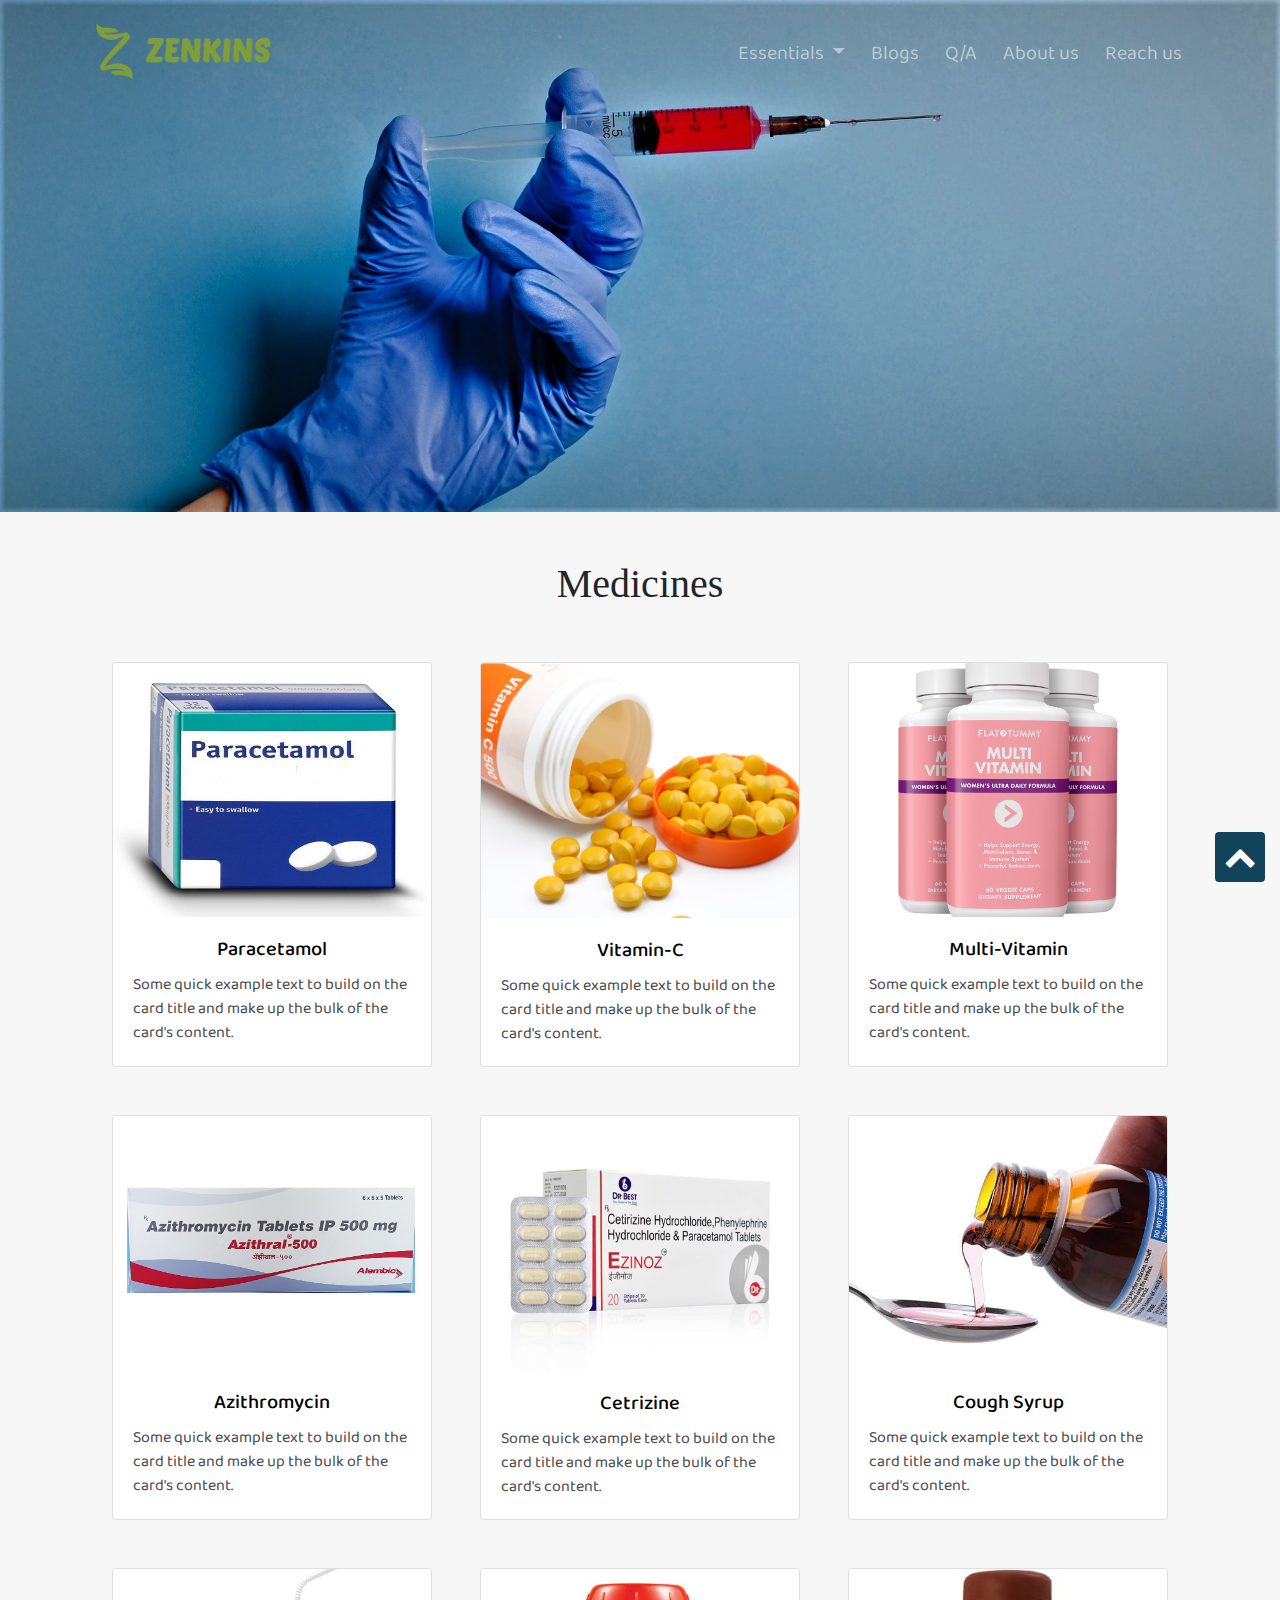
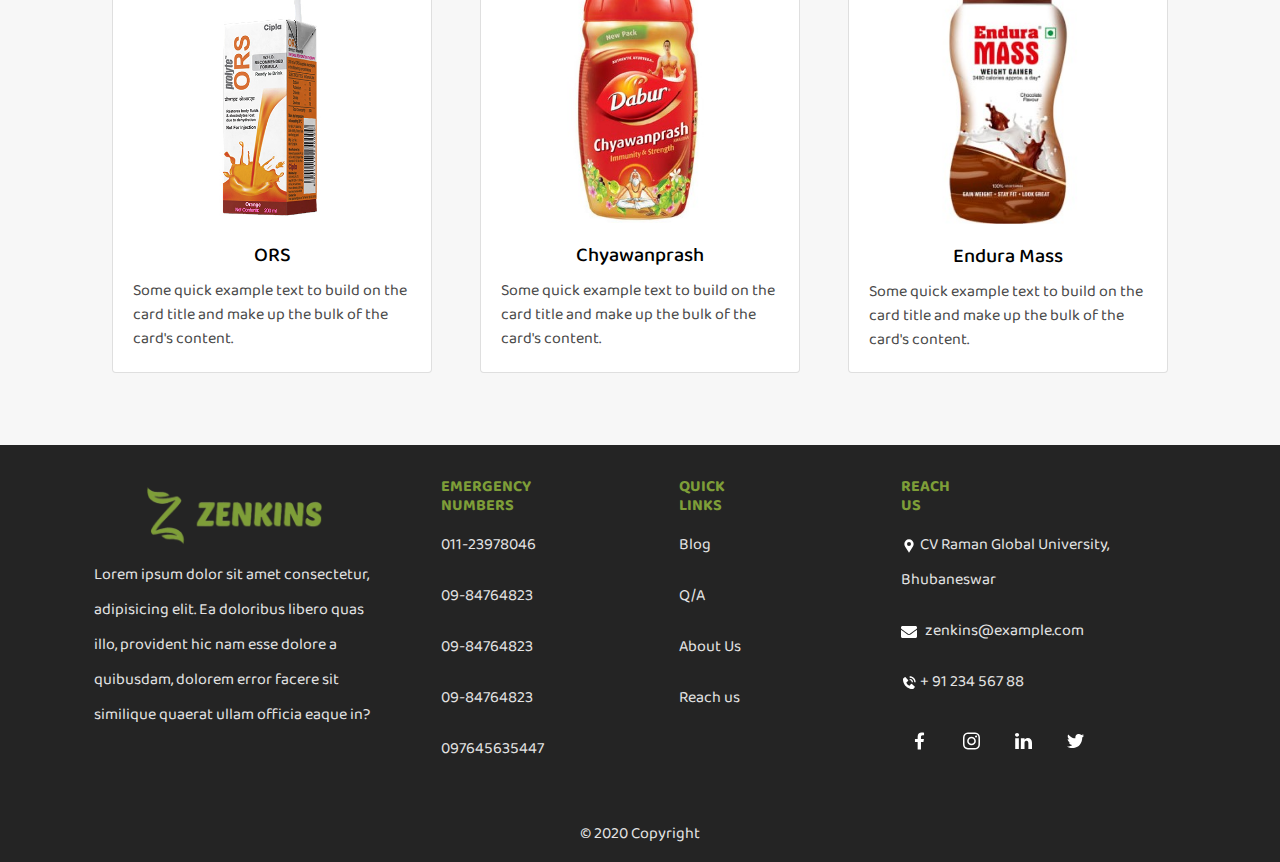
<file: medicines.html>
<!DOCTYPE html>
<html lang="en">
<head>
    <meta charset="UTF-8">
    <meta name="viewport" content="width=device-width, initial-scale=1.0">
    <title>Zenkins | Medicine</title>
    <link rel="icon" href="img/titleimage.png">

    <link rel="stylesheet" href="css/style.css">
    <!-- <link rel="stylesheet" href="https://maxcdn.bootstrapcdn.com/bootstrap/3.4.1/css/bootstrap.min.css">-->
  <script src="https://ajax.googleapis.com/ajax/libs/jquery/3.5.1/jquery.min.js"></script>
  <!-- <script src="https://maxcdn.bootstrapcdn.com/bootstrap/3.4.1/js/bootstrap.min.js"></script>  -->
  <link rel="stylesheet" href="https://stackpath.bootstrapcdn.com/bootstrap/4.3.1/css/bootstrap.min.css" integrity="sha384-ggOyR0iXCbMQv3Xipma34MD+dH/1fQ784/j6cY/iJTQUOhcWr7x9JvoRxT2MZw1T" crossorigin="anonymous">
<script src="https://stackpath.bootstrapcdn.com/bootstrap/4.3.1/js/bootstrap.min.js" integrity="sha384-JjSmVgyd0p3pXB1rRibZUAYoIIy6OrQ6VrjIEaFf/nJGzIxFDsf4x0xIM+B07jRM" crossorigin="anonymous"></script>
<script src="js/app.js"></script>
<link rel="stylesheet" href="https://maxcdn.bootstrapcdn.com/font-awesome/4.5.0/css/font-awesome.min.css">
</head>
<body>
  
  <nav class="navbar navbar-expand-lg navbar-dark fixed-top">
    <div class="container">
      <a class="navbar-brand" href="index.html">
            <img src="img/logo.png" alt="">
          </a>
      <button class="navbar-toggler" type="button" data-toggle="collapse" data-target="#navbarResponsive" aria-controls="navbarResponsive" aria-expanded="false" aria-label="Toggle navigation">
            <span class="navbar-toggler-icon"></span>
          </button>
      <div class="collapse navbar-collapse" id="navbarResponsive">
        <ul class="navbar-nav ml-auto">
          
          
          
          <li class="dropdown nav-item">
            <a class="dropdown-toggle nav-link" data-toggle="dropdown" href="#">Essentials
            <span class="caret"></span></a>
            <ul class="dropdown-menu">
              <li><a href="sanitizer.html">Sanitizer</a></li>
              <li><a href="mask.html">Mask</a></li>
              <li><a href="gloves.html">Gloves</a></li>
              <li><a href="medicines.html">Medicines</a></li>
              <li><a href="instruments.html">Medical Instrument</a></li>
              <li><a href="ppe.html">PPE Kit</a></li>
            </ul>
          </li>
          <li class="nav-item">
            <a class="nav-link" href="index.html#blog">Blogs</a>
          </li>
          <li class="nav-item">
            <a class="nav-link" href="index.html#qna">Q/A</a>
          </li>
          <li class="nav-item ">
            <a class="nav-link" href="about.html">About us
                  
            </a>
          </li>
          <li class="nav-item">
            <a class="nav-link" href="index.html#reachus">Reach us</a>
          </li>
        </ul>
      </div>
    </div>
  </nav>

    <img class="ban1" src="img/medicines1.jpg">
 
    <section class=" mt-5 mb-5">
      
              
              <div class="col-xl-12">
                  <h1 class="heading">Medicines</h1>
              
              <div class="row">
                
          <div class="card col-xl-3 col-xs-4 col-md-4 col-lg-3 m-4">
            <a href="https://www.amazon.in/s?k=paracetamol&crid=3HLSS1WUB2WXW&sprefix=paraceta%2Caps%2C491&ref=nb_sb_ss_ts-apa-p_3_8" target="_blank">
            <img
              src="img/medicines2.jpg"
              class="card-img-top"
              alt="..."
            />
            <div class="card-body">
              <h5 class="card-title">Paracetamol</h5>
              <p class="card-text">
                Some quick example text to build on the card title and make up the bulk of the
                card's content.
              </p>
            </div>
          </a>
          </div>
          <div class="card col-xl-3 col-xs-4 col-md-4 col-lg-3 m-4">
            <a href="https://www.amazon.in/s?k=vitamin+c&ref=nb_sb_noss_2" target="_blank">
            <img
              src="img/medicines3.jpg"
              class="card-img-top"
              alt="..."
            />
            <div class="card-body">
              <h5 class="card-title">Vitamin-c</h5>
              <p class="card-text">
                Some quick example text to build on the card title and make up the bulk of the
                card's content.
              </p>
            </div>
          </a>
          </div>
          <div class="card col-xl-3 col-xs-4 col-md-4 col-lg-3 m-4">
            <a href="https://www.amazon.in/s?k=multi+vitamin&ref=nb_sb_noss_2"target="_blank">
            <img
              src="img/medicines4.jpg"
              class="card-img-top"
              alt="..."
            />
            <div class="card-body">
              <h5 class="card-title">Multi-vitamin</h5>
              <p class="card-text">
                Some quick example text to build on the card title and make up the bulk of the
                card's content.
              </p>
            </div>
          </a>
          </div>
          
          <div class="card col-xl-3 col-xs-4 col-md-4 col-lg-3 m-4">
            <a href="https://www.amazon.in/s?k=azithromycin&ref=nb_sb_noss_2"target="_blank">
            <img
              src="img/medicines5.jpg"
              class="card-img-top"
              alt="..."
            />
            <div class="card-body">
              <h5 class="card-title">Azithromycin</h5>
              <p class="card-text">
                Some quick example text to build on the card title and make up the bulk of the
                card's content.
              </p>
            </div>
          </a>
          </div> 
          <div class="card col-xl-3 col-xs-4 col-md-4 col-lg-3 m-4">
            <a href="https://www.amazon.in/s?k=cetrizine&ref=nb_sb_noss_2"target="_blank">
            <img
              src="img/medicines6.jpg"
              class="card-img-top"
              alt="..."
            />
            <div class="card-body">
              <h5 class="card-title">Cetrizine </h5>
              <p class="card-text">
                Some quick example text to build on the card title and make up the bulk of the
                card's content.
              </p>
            </div>
          </a>
          </div>
          <div class="card col-xl-3 col-xs-4 col-md-4 col-lg-3 m-4">
            <a href="https://www.amazon.in/s?k=cough+syrups&crid=MFWQMPOAOEH4&sprefix=cough+sy%2Caps%2C408&ref=nb_sb_ss_ts-apa-p_1_8"target="_blank">
            <img
              src="img/medicines7.jpg"
              class="card-img-top"
              alt="..."
            />
            <div class="card-body">
              <h5 class="card-title">Cough Syrup</h5>
              <p class="card-text">
                Some quick example text to build on the card title and make up the bulk of the
                card's content.
              </p>
            </div>
          </a>
          </div>
          <div class="card col-xl-3 col-xs-4 col-md-4 col-lg-3 m-4">
            <a href="https://www.amazon.in/s?k=ors&ref=nb_sb_noss" target="_blank">
            <img
              src="img/medicines8.jpg"
              class="card-img-top"
              alt="..."
            />
            <div class="card-body">
              <h5 class="card-title">ORS</h5>
              <p class="card-text">
                Some quick example text to build on the card title and make up the bulk of the
                card's content.
              </p>
            </div>
          </a>
          </div>
          <div class="card col-xl-3 col-xs-4 col-md-4 col-lg-3 m-4">
            <a href="https://www.amazon.in/s?k=chyawanprash&crid=16WO66EXNFFN0&sprefix=chy%2Caps%2C1080&ref=nb_sb_ss_ts-apa-p_1_3"target="_blank">
            <img
              src="img/medicines9.jpg"
              class="card-img-top"
              alt="..."
            />
            <div class="card-body">
              <h5 class="card-title">Chyawanprash</h5>
              <p class="card-text">
                Some quick example text to build on the card title and make up the bulk of the
                card's content.
              </p>
            </div>
          </a>
          </div>
          <div class="card col-xl-3 col-xs-4 col-md-4 col-lg-3 m-4">
            <a href="https://www.amazon.in/s?k=endura+mass&ref=nb_sb_noss_2"target="_blank">
            <img
              src="img/medicines10.jpg"
              class="card-img-top"
              alt="..."
            />
            <div class="card-body">
              <h5 class="card-title">Endura Mass</h5>
              <p class="card-text">
                Some quick example text to build on the card title and make up the bulk of the
                card's content.
              </p>
            </div>
          </a>
          </div>
  
  
  </div>
  
      </div>
  </section>
  <footer class="myfooter pt-3" style="background-color: #242424;">
        
          
    <!-- Footer Links -->
  <div class="container text-center text-md-left">

    <!-- Grid row -->
    <div class="row mt-3">

      <!-- Grid column -->
      <div class="col-md-3 col-lg-4 col-xl-3 mx-auto mb-4">
        <!-- Content -->
        <div style="text-align: center;"><img src="img/logo.png" style="height: 80px;"></div>
        <p>Lorem ipsum dolor sit amet consectetur, adipisicing elit. Ea doloribus libero quas illo, provident hic nam esse dolore a quibusdam, dolorem error facere sit similique quaerat ullam officia eaque in?</p>

      </div>
      <!-- Grid column -->

      <!-- Grid column -->
      <div class="col-md-2 col-lg-2 col-xl-2 mx-auto mb-4">

        <!-- Links -->
        <h6 class="text-uppercase font-weight-bold">Emergency <br> Numbers</h6>
 
        <p>
          <a href="tel:011-23978046" title="corona helpline">011-23978046</a>
          <p>
            <a href="09-84764823" title="helpline">09-84764823</a> 
         </p>
         <p>
          <a href="09-84764823" title="helpline">09-84764823</a> 
       </p>
       
        <p>
          <a href="09-84764823" title="helpline">09-84764823</a> 
       </p>
        <p>
          <a href="tel:097645635447" title="corona helpline">097645635447</a>    
      </p>

      </div>
      <!-- Grid column -->

      <!-- Grid column -->
      <div class="col-md-3 col-lg-2 col-xl-2 mx-auto mb-4">

        <!-- Links -->
        <h6 class="text-uppercase font-weight-bold"> Quick <br> Links   </h6>
       
       
        <p>
          <a href="index.html#blog">Blog</a>
        </p>
        
        <p>
          <a href="index.html#qna"> Q/A</a>
        </p>
        
        <p>
          <a href="about.html">About Us</a>
        </p>
        <p>
          <a href="index.html#reachus">Reach us</a>
        </p>
      </div>
      <!-- Grid column -->

      <!-- Grid column -->
      <div class="col-md-4 col-lg-3 col-xl-3 mx-auto mb-md-0 mb-4">

        <!-- Links -->
        <h6 class="text-uppercase font-weight-bold">Reach <br> Us</h6>
       
        <p>
          <span class=" mr-0"><svg xmlns="http://www.w3.org/2000/svg" xmlns:xlink="http://www.w3.org/1999/xlink" aria-hidden="true" focusable="false" width="1em" height="1em" style="-ms-transform: rotate(360deg); -webkit-transform: rotate(360deg); transform: rotate(360deg);" preserveAspectRatio="xMidYMid meet" viewBox="0 0 24 24"><path d="M19 9A7 7 0 1 0 5 9c0 1.387.41 2.677 1.105 3.765h-.008C8.457 16.46 12 22 12 22l5.903-9.235h-.007A6.98 6.98 0 0 0 19 9zm-7 3a3 3 0 1 1 0-6a3 3 0 0 1 0 6z" fill="white"/></svg></span> CV Raman Global University, Bhubaneswar</p>
        <p>
          <span class="mr-2"><svg xmlns="http://www.w3.org/2000/svg" xmlns:xlink="http://www.w3.org/1999/xlink" aria-hidden="true" focusable="false" width="1em" height="1em" style="-ms-transform: rotate(360deg); -webkit-transform: rotate(360deg); transform: rotate(360deg);" preserveAspectRatio="xMidYMid meet" viewBox="0 0 512 512"><path d="M502.3 190.8c3.9-3.1 9.7-.2 9.7 4.7V400c0 26.5-21.5 48-48 48H48c-26.5 0-48-21.5-48-48V195.6c0-5 5.7-7.8 9.7-4.7c22.4 17.4 52.1 39.5 154.1 113.6c21.1 15.4 56.7 47.8 92.2 47.6c35.7.3 72-32.8 92.3-47.6c102-74.1 131.6-96.3 154-113.7zM256 320c23.2.4 56.6-29.2 73.4-41.4c132.7-96.3 142.8-104.7 173.4-128.7c5.8-4.5 9.2-11.5 9.2-18.9v-19c0-26.5-21.5-48-48-48H48C21.5 64 0 85.5 0 112v19c0 7.4 3.4 14.3 9.2 18.9c30.6 23.9 40.7 32.4 173.4 128.7c16.8 12.2 50.2 41.8 73.4 41.4z" fill="white"/></svg></span>zenkins@example.com</p>
        <p>
          <span class=" mr-0"><svg xmlns="http://www.w3.org/2000/svg" xmlns:xlink="http://www.w3.org/1999/xlink" aria-hidden="true" focusable="false" width="1em" height="1em" style="-ms-transform: rotate(360deg); -webkit-transform: rotate(360deg); transform: rotate(360deg);" preserveAspectRatio="xMidYMid meet" viewBox="0 0 24 24"><path d="M20 10.999h2C22 5.869 18.127 2 12.99 2v2C17.052 4 20 6.943 20 10.999z" fill="white"/><path d="M13 8c2.103 0 3 .897 3 3h2c0-3.225-1.775-5-5-5v2zm3.422 5.443a1.001 1.001 0 0 0-1.391.043l-2.393 2.461c-.576-.11-1.734-.471-2.926-1.66c-1.192-1.193-1.553-2.354-1.66-2.926l2.459-2.394a1 1 0 0 0 .043-1.391L6.859 3.513a1 1 0 0 0-1.391-.087l-2.17 1.861a1 1 0 0 0-.29.649c-.015.25-.301 6.172 4.291 10.766C11.305 20.707 16.323 21 17.705 21c.202 0 .326-.006.359-.008a.992.992 0 0 0 .648-.291l1.86-2.171a1 1 0 0 0-.086-1.391l-4.064-3.696z" fill="white"/></svg></span> + 91 234 567 88</p>
       
            <div class="d-flex socialiconss social">
              <a href=""> <svg xmlns="http://www.w3.org/2000/svg" xmlns:xlink="http://www.w3.org/1999/xlink" aria-hidden="true" focusable="false" width="2em" height="2em" style="-ms-transform: rotate(360deg); -webkit-transform: rotate(360deg); transform: rotate(360deg);" preserveAspectRatio="xMidYMid meet" viewBox="0 0 32 32"><path d="M23.446 18l.889-5.791h-5.557V8.451c0-1.584.776-3.129 3.265-3.129h2.526V.392S22.277.001 20.085.001c-4.576 0-7.567 2.774-7.567 7.795v4.414H7.431v5.791h5.087v14h6.26v-14z" fill="white"/></svg>
                <a href=""> <svg xmlns="http://www.w3.org/2000/svg" xmlns:xlink="http://www.w3.org/1999/xlink" aria-hidden="true" focusable="false" width="2em" height="2em" style="-ms-transform: rotate(360deg); -webkit-transform: rotate(360deg); transform: rotate(360deg);" preserveAspectRatio="xMidYMid meet" viewBox="0 0 32 32"><path d="M16 0c-4.349 0-4.891.021-6.593.093c-1.709.084-2.865.349-3.885.745a7.847 7.847 0 0 0-2.833 1.849A7.757 7.757 0 0 0 .84 5.52C.444 6.54.179 7.696.095 9.405c-.077 1.703-.093 2.244-.093 6.593s.021 4.891.093 6.593c.084 1.704.349 2.865.745 3.885a7.847 7.847 0 0 0 1.849 2.833a7.757 7.757 0 0 0 2.833 1.849c1.02.391 2.181.661 3.885.745c1.703.077 2.244.093 6.593.093s4.891-.021 6.593-.093c1.704-.084 2.865-.355 3.885-.745a7.847 7.847 0 0 0 2.833-1.849a7.716 7.716 0 0 0 1.849-2.833c.391-1.02.661-2.181.745-3.885c.077-1.703.093-2.244.093-6.593s-.021-4.891-.093-6.593c-.084-1.704-.355-2.871-.745-3.885a7.847 7.847 0 0 0-1.849-2.833A7.716 7.716 0 0 0 26.478.838c-1.02-.396-2.181-.661-3.885-.745C20.89.016 20.349 0 16 0zm0 2.88c4.271 0 4.781.021 6.469.093c1.557.073 2.405.333 2.968.553a4.989 4.989 0 0 1 1.844 1.197a4.931 4.931 0 0 1 1.192 1.839c.22.563.48 1.411.553 2.968c.072 1.688.093 2.199.093 6.469s-.021 4.781-.099 6.469c-.084 1.557-.344 2.405-.563 2.968c-.303.751-.641 1.276-1.199 1.844a5.048 5.048 0 0 1-1.844 1.192c-.556.22-1.416.48-2.979.553c-1.697.072-2.197.093-6.479.093s-4.781-.021-6.48-.099c-1.557-.084-2.416-.344-2.979-.563c-.76-.303-1.281-.641-1.839-1.199c-.563-.563-.921-1.099-1.197-1.844c-.224-.556-.48-1.416-.563-2.979c-.057-1.677-.084-2.197-.084-6.459c0-4.26.027-4.781.084-6.479c.083-1.563.339-2.421.563-2.979c.276-.761.635-1.281 1.197-1.844c.557-.557 1.079-.917 1.839-1.199c.563-.219 1.401-.479 2.964-.557c1.697-.061 2.197-.083 6.473-.083zm0 4.907A8.21 8.21 0 0 0 7.787 16A8.21 8.21 0 0 0 16 24.213A8.21 8.21 0 0 0 24.213 16A8.21 8.21 0 0 0 16 7.787zm0 13.546c-2.948 0-5.333-2.385-5.333-5.333s2.385-5.333 5.333-5.333c2.948 0 5.333 2.385 5.333 5.333S18.948 21.333 16 21.333zM26.464 7.459a1.923 1.923 0 0 1-1.923 1.921a1.919 1.919 0 1 1 0-3.838c1.057 0 1.923.86 1.923 1.917z" fill="white"/></svg></a>
                <a href=""> <svg xmlns="http://www.w3.org/2000/svg" xmlns:xlink="http://www.w3.org/1999/xlink" aria-hidden="true" focusable="false" width="2em" height="2em" style="-ms-transform: rotate(360deg); -webkit-transform: rotate(360deg); transform: rotate(360deg);" preserveAspectRatio="xMidYMid meet" viewBox="0 0 1046.16 1000"><path d="M237.485 1000V325.301H13.229V1000h224.256zM125.386 233.127c78.202 0 126.879-51.809 126.879-116.553C250.808 50.37 203.591-.001 126.87-.001C50.161-.001-.002 50.371-.002 116.574c0 64.747 48.665 116.553 123.924 116.553h1.457zM361.61 1000h224.256V623.215c0-20.165 1.457-40.309 7.379-54.724c16.212-40.289 53.111-82.017 115.06-82.017c81.149 0 113.613 61.872 113.613 152.572v360.949h224.242V613.129c0-207.241-110.636-303.668-258.183-303.668c-120.977 0-174.094 67.622-203.603 113.679h1.497v-97.853H361.615c2.943 63.31 0 674.699 0 674.699z" fill="white"/></svg></a> 
                <a href=""><svg xmlns="http://www.w3.org/2000/svg" xmlns:xlink="http://www.w3.org/1999/xlink" aria-hidden="true" focusable="false" width="2em" height="2em" style="-ms-transform: rotate(360deg); -webkit-transform: rotate(360deg); transform: rotate(360deg);" preserveAspectRatio="xMidYMid meet" viewBox="0 0 1200 1200"><path d="M1200 216.995c-8.026 16.946-22.966 38.351-44.816 64.214s-48.828 48.606-80.937 68.227c.893 7.136 1.562 13.824 2.007 20.067c3.463 96.12-19.561 195.847-51.505 278.93c-61.918 154.473-156.795 278.795-292.308 363.21c-141.314 81.058-305.892 98.298-457.525 83.612C174.25 1083.694 75.033 1050.822 0 988.901c137.233 16.404 265.305-30.28 366.555-105.687c-112.472 2.847-194.191-78.514-232.775-172.575c17.393 4.559 35.588 4.009 52.174 2.677c20.416-1.918 39.796-3.833 58.863-8.026c-71.717-23.139-134.469-65.675-167.224-129.767c-19.213-40.61-27.888-79.282-28.093-123.077c33.605 17.693 74.028 34.937 111.037 33.444c-55.892-47.347-100.7-107.857-109.03-177.258c-5.259-57.866 9.221-110.688 30.101-159.866c83.607 91.885 177.415 167.502 285.618 214.047c73.998 30.302 147.786 46.507 224.081 46.822c-8.807-68.145-1.959-134.05 30.101-189.967c37.73-60.118 92.778-94.998 154.516-112.375c88.337-22.652 174.496 9.345 228.763 70.903c58.521-6.321 114.58-32.283 159.197-58.863c-18.958 57.41-55.874 114.492-109.699 141.806c51.247-9.488 100.149-24.659 145.815-44.144z" fill="white"/></svg></a>  
            </div>
         

      </div>
     

    </div>
   

  </div>
  
  <div class="footer-copyright text-center py-3">© 2020 Copyright
  
  </div>
  

  
 

</footer>
<a id="button"></a>
</body>
</html>
</file>
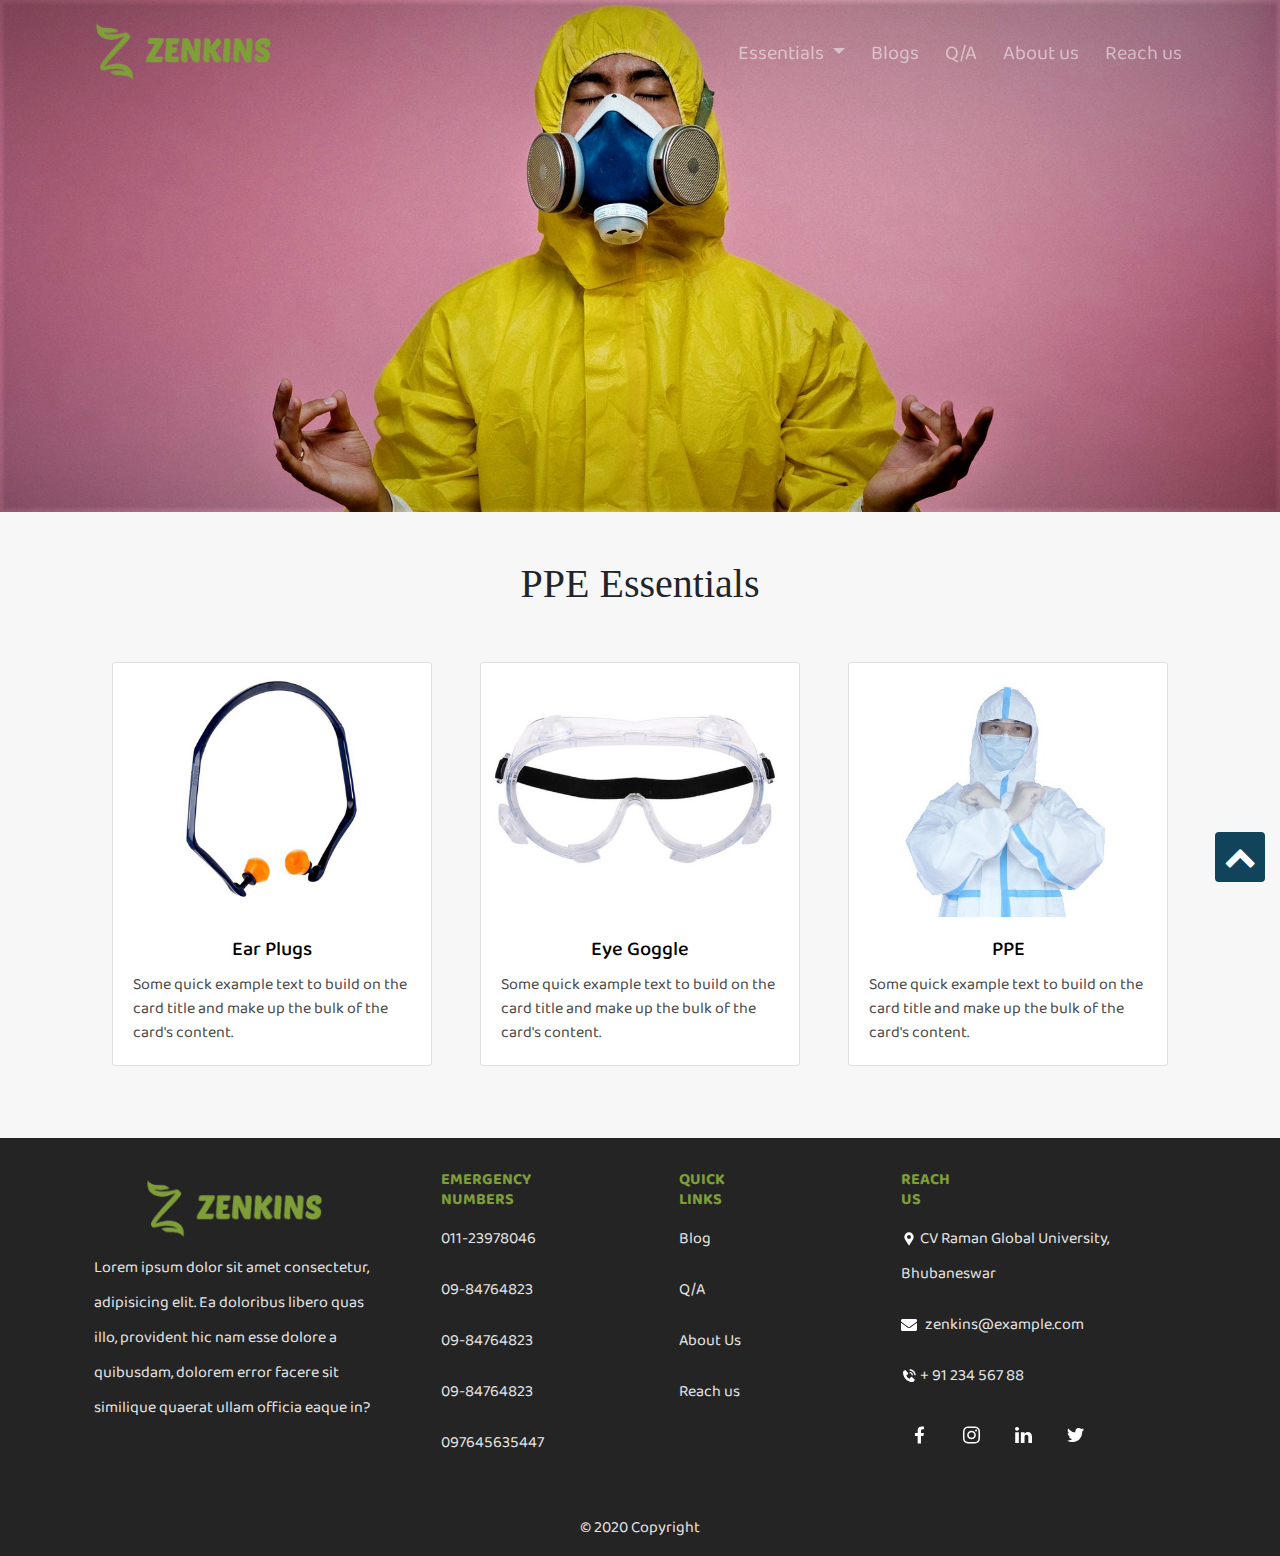
<file: ppe.html>
<!DOCTYPE html>
<html lang="en">
<head>
    <meta charset="UTF-8">
    <meta name="viewport" content="width=device-width, initial-scale=1.0">
    <title>Zenkins | PPE</title>
    <link rel="icon" href="img/titleimage.png">

    <link rel="stylesheet" href="css/style.css">
    <!-- <link rel="stylesheet" href="https://maxcdn.bootstrapcdn.com/bootstrap/3.4.1/css/bootstrap.min.css">-->
  <script src="https://ajax.googleapis.com/ajax/libs/jquery/3.5.1/jquery.min.js"></script>
  <!-- <script src="https://maxcdn.bootstrapcdn.com/bootstrap/3.4.1/js/bootstrap.min.js"></script>  -->
  <link rel="stylesheet" href="https://stackpath.bootstrapcdn.com/bootstrap/4.3.1/css/bootstrap.min.css" integrity="sha384-ggOyR0iXCbMQv3Xipma34MD+dH/1fQ784/j6cY/iJTQUOhcWr7x9JvoRxT2MZw1T" crossorigin="anonymous">
<script src="https://stackpath.bootstrapcdn.com/bootstrap/4.3.1/js/bootstrap.min.js" integrity="sha384-JjSmVgyd0p3pXB1rRibZUAYoIIy6OrQ6VrjIEaFf/nJGzIxFDsf4x0xIM+B07jRM" crossorigin="anonymous"></script>
<script src="js/app.js"></script>
<link rel="stylesheet" href="https://maxcdn.bootstrapcdn.com/font-awesome/4.5.0/css/font-awesome.min.css">
</head>
<body>
  
  <nav class="navbar navbar-expand-lg navbar-dark fixed-top">
    <div class="container">
      <a class="navbar-brand" href="index.html">
            <img src="img/logo.png" alt="">
          </a>
      <button class="navbar-toggler" type="button" data-toggle="collapse" data-target="#navbarResponsive" aria-controls="navbarResponsive" aria-expanded="false" aria-label="Toggle navigation">
            <span class="navbar-toggler-icon"></span>
          </button>
      <div class="collapse navbar-collapse" id="navbarResponsive">
        <ul class="navbar-nav ml-auto">
          
         
          
          <li class="dropdown nav-item">
            <a class="dropdown-toggle nav-link" data-toggle="dropdown" href="#">Essentials
            <span class="caret"></span></a>
            <ul class="dropdown-menu">
              <li><a href="sanitizer.html">Sanitizer</a></li>
              <li><a href="mask.html">Mask</a></li>
              <li><a href="gloves.html">Gloves</a></li>
              <li><a href="medicines.html">Medicines</a></li>
              <li><a href="instruments.html">Medical Instrument</a></li>
              <li><a href="ppe.html">PPE Kit</a></li>
            </ul>
          </li>
          <li class="nav-item">
            <a class="nav-link" href="index.html#blog">Blogs</a>
          </li>
          <li class="nav-item">
            <a class="nav-link" href="index.html#qna">Q/A</a>
          </li>
          <li class="nav-item ">
            <a class="nav-link" href="about.html">About us
                  
            </a>
          </li>
          <li class="nav-item">
            <a class="nav-link" href="index.html#reachus">Reach us</a>
          </li>
        </ul>
      </div>
    </div>
  </nav>

    <img class="ban1" src="img/ppe1.jpg">
 
    <section class=" mt-5 mb-5">
      
              
              <div class="col-xl-12">
                  <h1 class="heading">PPE Essentials</h1>
              
              <div class="row">
                
          <div class="card col-xl-3 col-xs-4 col-md-4 col-lg-3 m-4">
            <a href="sanitizer.html">
            <img
              src="img/ppe2.jpg"
              class="card-img-top"
              alt="..."
            />
            <div class="card-body">
              <h5 class="card-title">Ear Plugs</h5>
              <p class="card-text">
                Some quick example text to build on the card title and make up the bulk of the
                card's content.
              </p>
            </div>
          </a>
          </div>
          <div class="card col-xl-3 col-xs-4 col-md-4 col-lg-3 m-4">
            <a href="mask.html">
            <img
              src="img/ppe3.jpg"
              class="card-img-top"
              alt="..."
            />
            <div class="card-body">
              <h5 class="card-title">Eye Goggle</h5>
              <p class="card-text">
                Some quick example text to build on the card title and make up the bulk of the
                card's content.
              </p>
            </div>
          </a>
          </div>
        
          <div class="card col-xl-3 col-xs-4 col-md-4 col-lg-3 m-4">
            <a href="ppe.html">
            <img
              src="img/ppe4.jpg"
              class="card-img-top"
              alt="..."
            />
            <div class="card-body">
              <h5 class="card-title">PPE</h5>
              <p class="card-text">
                Some quick example text to build on the card title and make up the bulk of the
                card's content.
              </p>
            </div>
          </a>
          </div>
 
  
  
  </div>
  
      </div>
  </section>
  <footer class="myfooter pt-3" style="background-color: #242424;">
        
          
    <!-- Footer Links -->
  <div class="container text-center text-md-left">

    <!-- Grid row -->
    <div class="row mt-3">

      <!-- Grid column -->
      <div class="col-md-3 col-lg-4 col-xl-3 mx-auto mb-4">
        <!-- Content -->
        <div style="text-align: center;"><img src="img/logo.png" style="height: 80px;"></div>
        <p>Lorem ipsum dolor sit amet consectetur, adipisicing elit. Ea doloribus libero quas illo, provident hic nam esse dolore a quibusdam, dolorem error facere sit similique quaerat ullam officia eaque in?</p>

      </div>
      <!-- Grid column -->

      <!-- Grid column -->
      <div class="col-md-2 col-lg-2 col-xl-2 mx-auto mb-4">

        <!-- Links -->
        <h6 class="text-uppercase font-weight-bold">Emergency <br> Numbers</h6>
 
        <p>
          <a href="tel:011-23978046" title="corona helpline">011-23978046</a>
          <p>
            <a href="09-84764823" title="helpline">09-84764823</a> 
         </p>
         <p>
          <a href="09-84764823" title="helpline">09-84764823</a> 
       </p>
       
        <p>
          <a href="09-84764823" title="helpline">09-84764823</a> 
       </p>
        <p>
          <a href="tel:097645635447" title="corona helpline">097645635447</a>    
      </p>

      </div>
      <!-- Grid column -->

      <!-- Grid column -->
      <div class="col-md-3 col-lg-2 col-xl-2 mx-auto mb-4">

        <!-- Links -->
        <h6 class="text-uppercase font-weight-bold"> Quick <br> Links   </h6>
       
       
        <p>
          <a href="index.html#blog">Blog</a>
        </p>
        
        <p>
          <a href="index.html#qna"> Q/A</a>
        </p>
        
        <p>
          <a href="about.html">About Us</a>
        </p>
        <p>
          <a href="index.html#reachus">Reach us</a>
        </p>
      </div>
      <!-- Grid column -->

      <!-- Grid column -->
      <div class="col-md-4 col-lg-3 col-xl-3 mx-auto mb-md-0 mb-4">

        <!-- Links -->
        <h6 class="text-uppercase font-weight-bold">Reach <br> Us</h6>
       
        <p>
          <span class=" mr-0"><svg xmlns="http://www.w3.org/2000/svg" xmlns:xlink="http://www.w3.org/1999/xlink" aria-hidden="true" focusable="false" width="1em" height="1em" style="-ms-transform: rotate(360deg); -webkit-transform: rotate(360deg); transform: rotate(360deg);" preserveAspectRatio="xMidYMid meet" viewBox="0 0 24 24"><path d="M19 9A7 7 0 1 0 5 9c0 1.387.41 2.677 1.105 3.765h-.008C8.457 16.46 12 22 12 22l5.903-9.235h-.007A6.98 6.98 0 0 0 19 9zm-7 3a3 3 0 1 1 0-6a3 3 0 0 1 0 6z" fill="white"/></svg></span> CV Raman Global University, Bhubaneswar</p>
        <p>
          <span class="mr-2"><svg xmlns="http://www.w3.org/2000/svg" xmlns:xlink="http://www.w3.org/1999/xlink" aria-hidden="true" focusable="false" width="1em" height="1em" style="-ms-transform: rotate(360deg); -webkit-transform: rotate(360deg); transform: rotate(360deg);" preserveAspectRatio="xMidYMid meet" viewBox="0 0 512 512"><path d="M502.3 190.8c3.9-3.1 9.7-.2 9.7 4.7V400c0 26.5-21.5 48-48 48H48c-26.5 0-48-21.5-48-48V195.6c0-5 5.7-7.8 9.7-4.7c22.4 17.4 52.1 39.5 154.1 113.6c21.1 15.4 56.7 47.8 92.2 47.6c35.7.3 72-32.8 92.3-47.6c102-74.1 131.6-96.3 154-113.7zM256 320c23.2.4 56.6-29.2 73.4-41.4c132.7-96.3 142.8-104.7 173.4-128.7c5.8-4.5 9.2-11.5 9.2-18.9v-19c0-26.5-21.5-48-48-48H48C21.5 64 0 85.5 0 112v19c0 7.4 3.4 14.3 9.2 18.9c30.6 23.9 40.7 32.4 173.4 128.7c16.8 12.2 50.2 41.8 73.4 41.4z" fill="white"/></svg></span>zenkins@example.com</p>
        <p>
          <span class=" mr-0"><svg xmlns="http://www.w3.org/2000/svg" xmlns:xlink="http://www.w3.org/1999/xlink" aria-hidden="true" focusable="false" width="1em" height="1em" style="-ms-transform: rotate(360deg); -webkit-transform: rotate(360deg); transform: rotate(360deg);" preserveAspectRatio="xMidYMid meet" viewBox="0 0 24 24"><path d="M20 10.999h2C22 5.869 18.127 2 12.99 2v2C17.052 4 20 6.943 20 10.999z" fill="white"/><path d="M13 8c2.103 0 3 .897 3 3h2c0-3.225-1.775-5-5-5v2zm3.422 5.443a1.001 1.001 0 0 0-1.391.043l-2.393 2.461c-.576-.11-1.734-.471-2.926-1.66c-1.192-1.193-1.553-2.354-1.66-2.926l2.459-2.394a1 1 0 0 0 .043-1.391L6.859 3.513a1 1 0 0 0-1.391-.087l-2.17 1.861a1 1 0 0 0-.29.649c-.015.25-.301 6.172 4.291 10.766C11.305 20.707 16.323 21 17.705 21c.202 0 .326-.006.359-.008a.992.992 0 0 0 .648-.291l1.86-2.171a1 1 0 0 0-.086-1.391l-4.064-3.696z" fill="white"/></svg></span> + 91 234 567 88</p>
       
            <div class="d-flex socialiconss social">
              <a href=""> <svg xmlns="http://www.w3.org/2000/svg" xmlns:xlink="http://www.w3.org/1999/xlink" aria-hidden="true" focusable="false" width="2em" height="2em" style="-ms-transform: rotate(360deg); -webkit-transform: rotate(360deg); transform: rotate(360deg);" preserveAspectRatio="xMidYMid meet" viewBox="0 0 32 32"><path d="M23.446 18l.889-5.791h-5.557V8.451c0-1.584.776-3.129 3.265-3.129h2.526V.392S22.277.001 20.085.001c-4.576 0-7.567 2.774-7.567 7.795v4.414H7.431v5.791h5.087v14h6.26v-14z" fill="white"/></svg>
                <a href=""> <svg xmlns="http://www.w3.org/2000/svg" xmlns:xlink="http://www.w3.org/1999/xlink" aria-hidden="true" focusable="false" width="2em" height="2em" style="-ms-transform: rotate(360deg); -webkit-transform: rotate(360deg); transform: rotate(360deg);" preserveAspectRatio="xMidYMid meet" viewBox="0 0 32 32"><path d="M16 0c-4.349 0-4.891.021-6.593.093c-1.709.084-2.865.349-3.885.745a7.847 7.847 0 0 0-2.833 1.849A7.757 7.757 0 0 0 .84 5.52C.444 6.54.179 7.696.095 9.405c-.077 1.703-.093 2.244-.093 6.593s.021 4.891.093 6.593c.084 1.704.349 2.865.745 3.885a7.847 7.847 0 0 0 1.849 2.833a7.757 7.757 0 0 0 2.833 1.849c1.02.391 2.181.661 3.885.745c1.703.077 2.244.093 6.593.093s4.891-.021 6.593-.093c1.704-.084 2.865-.355 3.885-.745a7.847 7.847 0 0 0 2.833-1.849a7.716 7.716 0 0 0 1.849-2.833c.391-1.02.661-2.181.745-3.885c.077-1.703.093-2.244.093-6.593s-.021-4.891-.093-6.593c-.084-1.704-.355-2.871-.745-3.885a7.847 7.847 0 0 0-1.849-2.833A7.716 7.716 0 0 0 26.478.838c-1.02-.396-2.181-.661-3.885-.745C20.89.016 20.349 0 16 0zm0 2.88c4.271 0 4.781.021 6.469.093c1.557.073 2.405.333 2.968.553a4.989 4.989 0 0 1 1.844 1.197a4.931 4.931 0 0 1 1.192 1.839c.22.563.48 1.411.553 2.968c.072 1.688.093 2.199.093 6.469s-.021 4.781-.099 6.469c-.084 1.557-.344 2.405-.563 2.968c-.303.751-.641 1.276-1.199 1.844a5.048 5.048 0 0 1-1.844 1.192c-.556.22-1.416.48-2.979.553c-1.697.072-2.197.093-6.479.093s-4.781-.021-6.48-.099c-1.557-.084-2.416-.344-2.979-.563c-.76-.303-1.281-.641-1.839-1.199c-.563-.563-.921-1.099-1.197-1.844c-.224-.556-.48-1.416-.563-2.979c-.057-1.677-.084-2.197-.084-6.459c0-4.26.027-4.781.084-6.479c.083-1.563.339-2.421.563-2.979c.276-.761.635-1.281 1.197-1.844c.557-.557 1.079-.917 1.839-1.199c.563-.219 1.401-.479 2.964-.557c1.697-.061 2.197-.083 6.473-.083zm0 4.907A8.21 8.21 0 0 0 7.787 16A8.21 8.21 0 0 0 16 24.213A8.21 8.21 0 0 0 24.213 16A8.21 8.21 0 0 0 16 7.787zm0 13.546c-2.948 0-5.333-2.385-5.333-5.333s2.385-5.333 5.333-5.333c2.948 0 5.333 2.385 5.333 5.333S18.948 21.333 16 21.333zM26.464 7.459a1.923 1.923 0 0 1-1.923 1.921a1.919 1.919 0 1 1 0-3.838c1.057 0 1.923.86 1.923 1.917z" fill="white"/></svg></a>
                <a href=""> <svg xmlns="http://www.w3.org/2000/svg" xmlns:xlink="http://www.w3.org/1999/xlink" aria-hidden="true" focusable="false" width="2em" height="2em" style="-ms-transform: rotate(360deg); -webkit-transform: rotate(360deg); transform: rotate(360deg);" preserveAspectRatio="xMidYMid meet" viewBox="0 0 1046.16 1000"><path d="M237.485 1000V325.301H13.229V1000h224.256zM125.386 233.127c78.202 0 126.879-51.809 126.879-116.553C250.808 50.37 203.591-.001 126.87-.001C50.161-.001-.002 50.371-.002 116.574c0 64.747 48.665 116.553 123.924 116.553h1.457zM361.61 1000h224.256V623.215c0-20.165 1.457-40.309 7.379-54.724c16.212-40.289 53.111-82.017 115.06-82.017c81.149 0 113.613 61.872 113.613 152.572v360.949h224.242V613.129c0-207.241-110.636-303.668-258.183-303.668c-120.977 0-174.094 67.622-203.603 113.679h1.497v-97.853H361.615c2.943 63.31 0 674.699 0 674.699z" fill="white"/></svg></a> 
                <a href=""><svg xmlns="http://www.w3.org/2000/svg" xmlns:xlink="http://www.w3.org/1999/xlink" aria-hidden="true" focusable="false" width="2em" height="2em" style="-ms-transform: rotate(360deg); -webkit-transform: rotate(360deg); transform: rotate(360deg);" preserveAspectRatio="xMidYMid meet" viewBox="0 0 1200 1200"><path d="M1200 216.995c-8.026 16.946-22.966 38.351-44.816 64.214s-48.828 48.606-80.937 68.227c.893 7.136 1.562 13.824 2.007 20.067c3.463 96.12-19.561 195.847-51.505 278.93c-61.918 154.473-156.795 278.795-292.308 363.21c-141.314 81.058-305.892 98.298-457.525 83.612C174.25 1083.694 75.033 1050.822 0 988.901c137.233 16.404 265.305-30.28 366.555-105.687c-112.472 2.847-194.191-78.514-232.775-172.575c17.393 4.559 35.588 4.009 52.174 2.677c20.416-1.918 39.796-3.833 58.863-8.026c-71.717-23.139-134.469-65.675-167.224-129.767c-19.213-40.61-27.888-79.282-28.093-123.077c33.605 17.693 74.028 34.937 111.037 33.444c-55.892-47.347-100.7-107.857-109.03-177.258c-5.259-57.866 9.221-110.688 30.101-159.866c83.607 91.885 177.415 167.502 285.618 214.047c73.998 30.302 147.786 46.507 224.081 46.822c-8.807-68.145-1.959-134.05 30.101-189.967c37.73-60.118 92.778-94.998 154.516-112.375c88.337-22.652 174.496 9.345 228.763 70.903c58.521-6.321 114.58-32.283 159.197-58.863c-18.958 57.41-55.874 114.492-109.699 141.806c51.247-9.488 100.149-24.659 145.815-44.144z" fill="white"/></svg></a>  
            </div>
         

      </div>
     

    </div>
   

  </div>
  
  <div class="footer-copyright text-center py-3">© 2020 Copyright
  
  </div>
  

  
 

</footer>
<a id="button"></a>
</body>
</html>
</file>
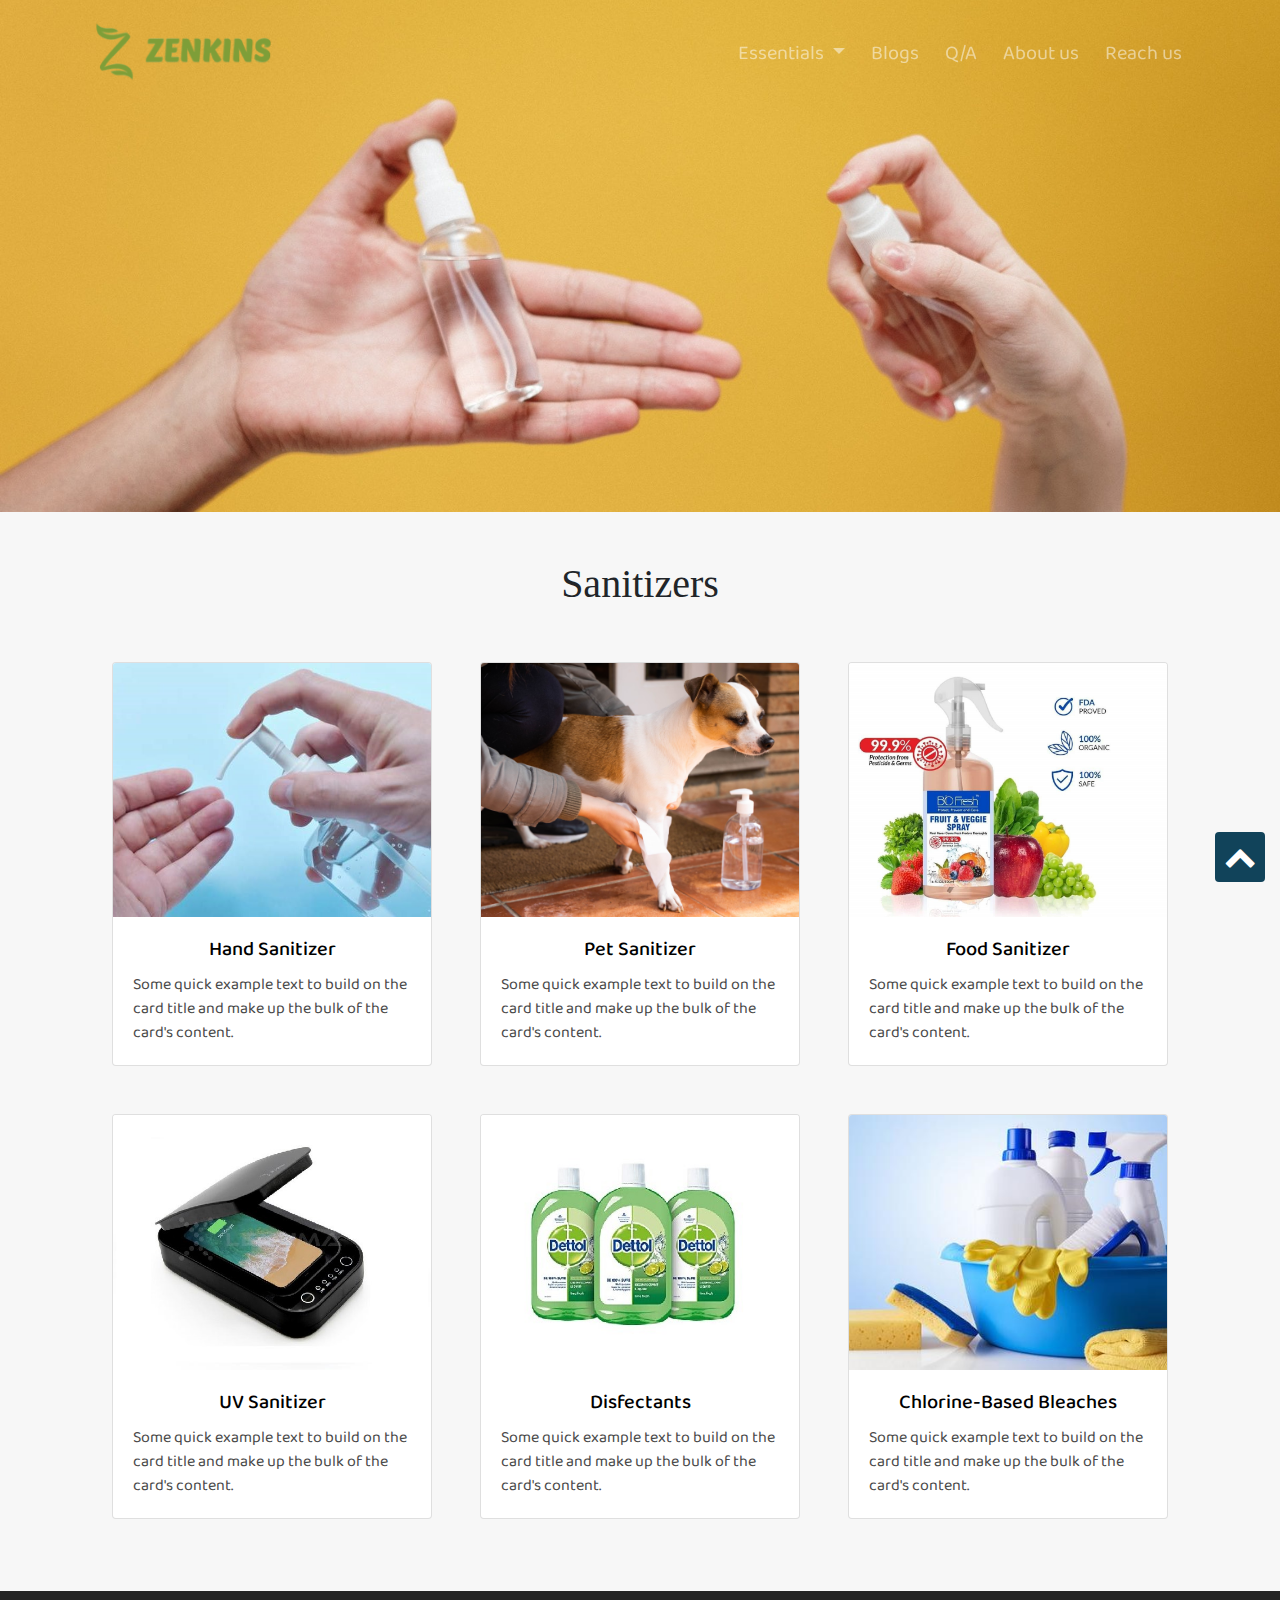
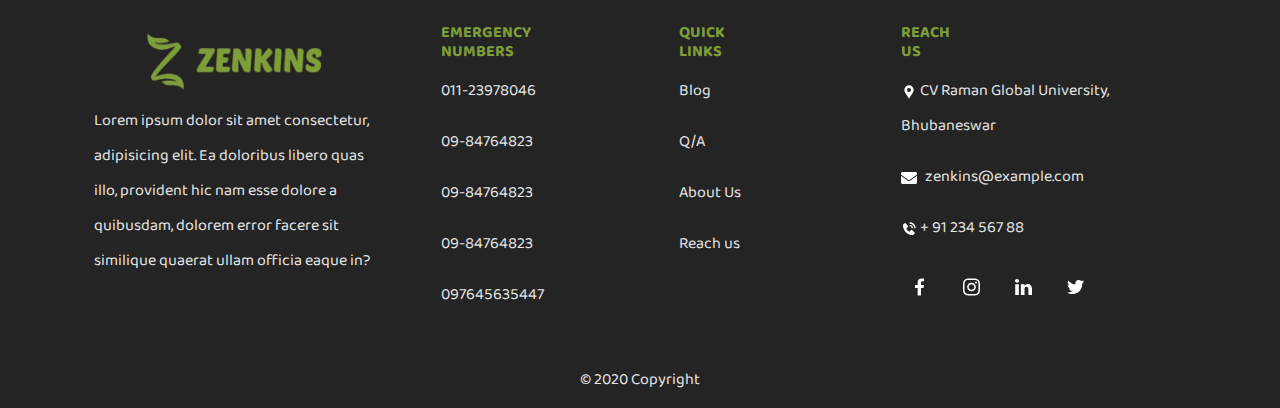
<file: sanitizer.html>
<!DOCTYPE html>
<html lang="en">
<head>
    <meta charset="UTF-8">
    <meta name="viewport" content="width=device-width, initial-scale=1.0">
    <title>Zenkins | Sanitizer</title>
    <link rel="icon" href="img/titleimage.png">

    <link rel="stylesheet" href="css/style.css">
    <!-- <link rel="stylesheet" href="https://maxcdn.bootstrapcdn.com/bootstrap/3.4.1/css/bootstrap.min.css">-->
  <script src="https://ajax.googleapis.com/ajax/libs/jquery/3.5.1/jquery.min.js"></script>
  <!-- <script src="https://maxcdn.bootstrapcdn.com/bootstrap/3.4.1/js/bootstrap.min.js"></script>  -->
  <link rel="stylesheet" href="https://stackpath.bootstrapcdn.com/bootstrap/4.3.1/css/bootstrap.min.css" integrity="sha384-ggOyR0iXCbMQv3Xipma34MD+dH/1fQ784/j6cY/iJTQUOhcWr7x9JvoRxT2MZw1T" crossorigin="anonymous">
<script src="https://stackpath.bootstrapcdn.com/bootstrap/4.3.1/js/bootstrap.min.js" integrity="sha384-JjSmVgyd0p3pXB1rRibZUAYoIIy6OrQ6VrjIEaFf/nJGzIxFDsf4x0xIM+B07jRM" crossorigin="anonymous"></script>
<script src="js/app.js"></script>
<link rel="stylesheet" href="https://maxcdn.bootstrapcdn.com/font-awesome/4.5.0/css/font-awesome.min.css">
</head>
<body>
  <nav class="navbar navbar-expand-lg navbar-dark fixed-top">
    <div class="container">
      <a class="navbar-brand" href="index.html">
            <img src="img/logo.png" alt="">
          </a>
      <button class="navbar-toggler" type="button" data-toggle="collapse" data-target="#navbarResponsive" aria-controls="navbarResponsive" aria-expanded="false" aria-label="Toggle navigation">
            <span class="navbar-toggler-icon"></span>
          </button>
      <div class="collapse navbar-collapse" id="navbarResponsive">
        <ul class="navbar-nav ml-auto">
        
          
          <li class="dropdown nav-item">
            <a class="dropdown-toggle nav-link" data-toggle="dropdown" href="#">Essentials
            <span class="caret"></span></a>
            <ul class="dropdown-menu">
              <li><a href="sanitizer.html">Sanitizer</a></li>
              <li><a href="mask.html">Mask</a></li>
              <li><a href="gloves.html">Gloves</a></li>
              <li><a href="medicines.html">Medicines</a></li>
              <li><a href="instruments.html">Medical Instrument</a></li>
              <li><a href="ppe.html">PPE Kit</a></li>
            </ul>
          </li>
          <li class="nav-item">
            <a class="nav-link" href="index.html#blog">Blogs</a>
          </li>
          <li class="nav-item">
            <a class="nav-link" href="index.html#qna">Q/A</a>
          </li>
          <li class="nav-item ">
            <a class="nav-link" href="about.html">About us
                  
            </a>
          </li>
          <li class="nav-item">
            <a class="nav-link" href="index.html#reachus">Reach us</a>
          </li>
        </ul>
      </div>
    </div>
  </nav>

    <img class="ban1" src="img/sanitizer1.jpg">
 
    <section class=" mt-5 mb-5">
      
              
              <div class="col-xl-12">
                  <h1 class="heading">Sanitizers</h1>
              
              <div class="row">
                
          <div class="card col-xl-3 col-xs-4 col-md-4 col-lg-3 m-4">
            <a href="https://www.amazon.in/s?k=hand+sanitizer&crid=15WSA2DD37Y7X&sprefix=hand+sani%2Caps%2C351&ref=nb_sb_ss_ts-apa-p_1_9" target="_blank">
            <img
              src="img/sanitizer2.jpg"
              class="card-img-top"
              alt="..."
            />
            <div class="card-body">
              <h5 class="card-title">hand sanitizer</h5>
              <p class="card-text">
                Some quick example text to build on the card title and make up the bulk of the
                card's content.
              </p>
            </div>
          </a>
          </div>
          <div class="card col-xl-3 col-xs-4 col-md-4 col-lg-3 m-4">
            <a href="https://www.amazon.in/s?k=pet+sanitizer&crid=DPS1PFGCLNWV&sprefix=pet+san%2Caps%2C331&ref=nb_sb_ss_ts-apa-p_1_7"target="_blank">
            <img
              src="img/sanitizer3.jpg"
              class="card-img-top"
              alt="..."
            />
            <div class="card-body">
              <h5 class="card-title">pet sanitizer</h5>
              <p class="card-text">
                Some quick example text to build on the card title and make up the bulk of the
                card's content.
              </p>
            </div>
          </a>
          </div>
          <div class="card col-xl-3 col-xs-4 col-md-4 col-lg-3 m-4">
            <a href="https://www.amazon.in/s?k=food+sanitizer&crid=3N0DYBGL0MOLG&sprefix=food+s%2Caps%2C409&ref=nb_sb_ss_ts-apa-p_1_6"target="_blank">
            <img
              src="img/sanitizer8.jpg"
              class="card-img-top"
              alt="..."
            />
            <div class="card-body">
              <h5 class="card-title">food sanitizer</h5>
              <p class="card-text">
                Some quick example text to build on the card title and make up the bulk of the
                card's content.
              </p>
            </div>
          </a>
          </div>
          
          <div class="card col-xl-3 col-xs-4 col-md-4 col-lg-3 m-4">
            <a href="https://www.amazon.in/s?k=uv+sanitizer&ref=nb_sb_noss"target="_blank">
            <img
              src="img/sanitizer5.jpg"
              class="card-img-top"
              alt="..."
            />
            <div class="card-body">
              <h5 class="card-title">UV sanitizer</h5>
              <p class="card-text">
                Some quick example text to build on the card title and make up the bulk of the
                card's content.
              </p>
            </div>
          </a>
          </div> 
          <div class="card col-xl-3 col-xs-4 col-md-4 col-lg-3 m-4">
            <a href="https://www.amazon.in/s?k=disinfectants&ref=nb_sb_noss_1"target="_blank">
            <img
              src="img/sanitizer6.jpg"
              class="card-img-top"
              alt="..."
            />
            <div class="card-body">
              <h5 class="card-title">Disfectants</h5>
              <p class="card-text">
                Some quick example text to build on the card title and make up the bulk of the
                card's content.
              </p>
            </div>
          </a>
          </div>
          <div class="card col-xl-3 col-xs-4 col-md-4 col-lg-3 m-4">
            <a href="https://www.amazon.in/s?k=chlorine+cleaner&ref=nb_sb_noss_2"target="_blank">
            <img
              src="img/sanitizer4.jpg"
              class="card-img-top"
              alt="..."
            />
            <div class="card-body">
              <h5 class="card-title">Chlorine-based bleaches</h5>
              <p class="card-text">
                Some quick example text to build on the card title and make up the bulk of the
                card's content.
              </p>
            </div>
          </a>
          </div>
 
  
  
  </div>
  
      </div>
  </section>
  <footer class="myfooter pt-3" style="background-color: #242424;">
        
          
    <!-- Footer Links -->
  <div class="container text-center text-md-left">

    <!-- Grid row -->
    <div class="row mt-3">

      <!-- Grid column -->
      <div class="col-md-3 col-lg-4 col-xl-3 mx-auto mb-4">
        <!-- Content -->
        <div style="text-align: center;"><img src="img/logo.png" style="height: 80px;"></div>
        <p>Lorem ipsum dolor sit amet consectetur, adipisicing elit. Ea doloribus libero quas illo, provident hic nam esse dolore a quibusdam, dolorem error facere sit similique quaerat ullam officia eaque in?</p>

      </div>
      <!-- Grid column -->

      <!-- Grid column -->
      <div class="col-md-2 col-lg-2 col-xl-2 mx-auto mb-4">

        <!-- Links -->
        <h6 class="text-uppercase font-weight-bold">Emergency <br> Numbers</h6>
 
        <p>
          <a href="tel:011-23978046" title="corona helpline">011-23978046</a>
          <p>
            <a href="09-84764823" title="helpline">09-84764823</a> 
         </p>
         <p>
          <a href="09-84764823" title="helpline">09-84764823</a> 
       </p>
       
        <p>
          <a href="09-84764823" title="helpline">09-84764823</a> 
       </p>
        <p>
          <a href="tel:097645635447" title="corona helpline">097645635447</a>    
      </p>

      </div>
      <!-- Grid column -->

      <!-- Grid column -->
      <div class="col-md-3 col-lg-2 col-xl-2 mx-auto mb-4">

        <!-- Links -->
        <h6 class="text-uppercase font-weight-bold"> Quick <br> Links   </h6>
       
       
        <p>
          <a href="index.html#blog">Blog</a>
        </p>
        
        <p>
          <a href="index.html#qna"> Q/A</a>
        </p>
        
        <p>
          <a href="about.html">About Us</a>
        </p>
        <p>
          <a href="index.html#reachus">Reach us</a>
        </p>
      </div>
      <!-- Grid column -->

      <!-- Grid column -->
      <div class="col-md-4 col-lg-3 col-xl-3 mx-auto mb-md-0 mb-4">

        <!-- Links -->
        <h6 class="text-uppercase font-weight-bold">Reach <br> Us</h6>
       
        <p>
          <span class=" mr-0"><svg xmlns="http://www.w3.org/2000/svg" xmlns:xlink="http://www.w3.org/1999/xlink" aria-hidden="true" focusable="false" width="1em" height="1em" style="-ms-transform: rotate(360deg); -webkit-transform: rotate(360deg); transform: rotate(360deg);" preserveAspectRatio="xMidYMid meet" viewBox="0 0 24 24"><path d="M19 9A7 7 0 1 0 5 9c0 1.387.41 2.677 1.105 3.765h-.008C8.457 16.46 12 22 12 22l5.903-9.235h-.007A6.98 6.98 0 0 0 19 9zm-7 3a3 3 0 1 1 0-6a3 3 0 0 1 0 6z" fill="white"/></svg></span> CV Raman Global University, Bhubaneswar</p>
        <p>
          <span class="mr-2"><svg xmlns="http://www.w3.org/2000/svg" xmlns:xlink="http://www.w3.org/1999/xlink" aria-hidden="true" focusable="false" width="1em" height="1em" style="-ms-transform: rotate(360deg); -webkit-transform: rotate(360deg); transform: rotate(360deg);" preserveAspectRatio="xMidYMid meet" viewBox="0 0 512 512"><path d="M502.3 190.8c3.9-3.1 9.7-.2 9.7 4.7V400c0 26.5-21.5 48-48 48H48c-26.5 0-48-21.5-48-48V195.6c0-5 5.7-7.8 9.7-4.7c22.4 17.4 52.1 39.5 154.1 113.6c21.1 15.4 56.7 47.8 92.2 47.6c35.7.3 72-32.8 92.3-47.6c102-74.1 131.6-96.3 154-113.7zM256 320c23.2.4 56.6-29.2 73.4-41.4c132.7-96.3 142.8-104.7 173.4-128.7c5.8-4.5 9.2-11.5 9.2-18.9v-19c0-26.5-21.5-48-48-48H48C21.5 64 0 85.5 0 112v19c0 7.4 3.4 14.3 9.2 18.9c30.6 23.9 40.7 32.4 173.4 128.7c16.8 12.2 50.2 41.8 73.4 41.4z" fill="white"/></svg></span>zenkins@example.com</p>
        <p>
          <span class=" mr-0"><svg xmlns="http://www.w3.org/2000/svg" xmlns:xlink="http://www.w3.org/1999/xlink" aria-hidden="true" focusable="false" width="1em" height="1em" style="-ms-transform: rotate(360deg); -webkit-transform: rotate(360deg); transform: rotate(360deg);" preserveAspectRatio="xMidYMid meet" viewBox="0 0 24 24"><path d="M20 10.999h2C22 5.869 18.127 2 12.99 2v2C17.052 4 20 6.943 20 10.999z" fill="white"/><path d="M13 8c2.103 0 3 .897 3 3h2c0-3.225-1.775-5-5-5v2zm3.422 5.443a1.001 1.001 0 0 0-1.391.043l-2.393 2.461c-.576-.11-1.734-.471-2.926-1.66c-1.192-1.193-1.553-2.354-1.66-2.926l2.459-2.394a1 1 0 0 0 .043-1.391L6.859 3.513a1 1 0 0 0-1.391-.087l-2.17 1.861a1 1 0 0 0-.29.649c-.015.25-.301 6.172 4.291 10.766C11.305 20.707 16.323 21 17.705 21c.202 0 .326-.006.359-.008a.992.992 0 0 0 .648-.291l1.86-2.171a1 1 0 0 0-.086-1.391l-4.064-3.696z" fill="white"/></svg></span> + 91 234 567 88</p>
       
            <div class="d-flex socialiconss social">
              <a href=""> <svg xmlns="http://www.w3.org/2000/svg" xmlns:xlink="http://www.w3.org/1999/xlink" aria-hidden="true" focusable="false" width="2em" height="2em" style="-ms-transform: rotate(360deg); -webkit-transform: rotate(360deg); transform: rotate(360deg);" preserveAspectRatio="xMidYMid meet" viewBox="0 0 32 32"><path d="M23.446 18l.889-5.791h-5.557V8.451c0-1.584.776-3.129 3.265-3.129h2.526V.392S22.277.001 20.085.001c-4.576 0-7.567 2.774-7.567 7.795v4.414H7.431v5.791h5.087v14h6.26v-14z" fill="white"/></svg>
                <a href=""> <svg xmlns="http://www.w3.org/2000/svg" xmlns:xlink="http://www.w3.org/1999/xlink" aria-hidden="true" focusable="false" width="2em" height="2em" style="-ms-transform: rotate(360deg); -webkit-transform: rotate(360deg); transform: rotate(360deg);" preserveAspectRatio="xMidYMid meet" viewBox="0 0 32 32"><path d="M16 0c-4.349 0-4.891.021-6.593.093c-1.709.084-2.865.349-3.885.745a7.847 7.847 0 0 0-2.833 1.849A7.757 7.757 0 0 0 .84 5.52C.444 6.54.179 7.696.095 9.405c-.077 1.703-.093 2.244-.093 6.593s.021 4.891.093 6.593c.084 1.704.349 2.865.745 3.885a7.847 7.847 0 0 0 1.849 2.833a7.757 7.757 0 0 0 2.833 1.849c1.02.391 2.181.661 3.885.745c1.703.077 2.244.093 6.593.093s4.891-.021 6.593-.093c1.704-.084 2.865-.355 3.885-.745a7.847 7.847 0 0 0 2.833-1.849a7.716 7.716 0 0 0 1.849-2.833c.391-1.02.661-2.181.745-3.885c.077-1.703.093-2.244.093-6.593s-.021-4.891-.093-6.593c-.084-1.704-.355-2.871-.745-3.885a7.847 7.847 0 0 0-1.849-2.833A7.716 7.716 0 0 0 26.478.838c-1.02-.396-2.181-.661-3.885-.745C20.89.016 20.349 0 16 0zm0 2.88c4.271 0 4.781.021 6.469.093c1.557.073 2.405.333 2.968.553a4.989 4.989 0 0 1 1.844 1.197a4.931 4.931 0 0 1 1.192 1.839c.22.563.48 1.411.553 2.968c.072 1.688.093 2.199.093 6.469s-.021 4.781-.099 6.469c-.084 1.557-.344 2.405-.563 2.968c-.303.751-.641 1.276-1.199 1.844a5.048 5.048 0 0 1-1.844 1.192c-.556.22-1.416.48-2.979.553c-1.697.072-2.197.093-6.479.093s-4.781-.021-6.48-.099c-1.557-.084-2.416-.344-2.979-.563c-.76-.303-1.281-.641-1.839-1.199c-.563-.563-.921-1.099-1.197-1.844c-.224-.556-.48-1.416-.563-2.979c-.057-1.677-.084-2.197-.084-6.459c0-4.26.027-4.781.084-6.479c.083-1.563.339-2.421.563-2.979c.276-.761.635-1.281 1.197-1.844c.557-.557 1.079-.917 1.839-1.199c.563-.219 1.401-.479 2.964-.557c1.697-.061 2.197-.083 6.473-.083zm0 4.907A8.21 8.21 0 0 0 7.787 16A8.21 8.21 0 0 0 16 24.213A8.21 8.21 0 0 0 24.213 16A8.21 8.21 0 0 0 16 7.787zm0 13.546c-2.948 0-5.333-2.385-5.333-5.333s2.385-5.333 5.333-5.333c2.948 0 5.333 2.385 5.333 5.333S18.948 21.333 16 21.333zM26.464 7.459a1.923 1.923 0 0 1-1.923 1.921a1.919 1.919 0 1 1 0-3.838c1.057 0 1.923.86 1.923 1.917z" fill="white"/></svg></a>
                <a href=""> <svg xmlns="http://www.w3.org/2000/svg" xmlns:xlink="http://www.w3.org/1999/xlink" aria-hidden="true" focusable="false" width="2em" height="2em" style="-ms-transform: rotate(360deg); -webkit-transform: rotate(360deg); transform: rotate(360deg);" preserveAspectRatio="xMidYMid meet" viewBox="0 0 1046.16 1000"><path d="M237.485 1000V325.301H13.229V1000h224.256zM125.386 233.127c78.202 0 126.879-51.809 126.879-116.553C250.808 50.37 203.591-.001 126.87-.001C50.161-.001-.002 50.371-.002 116.574c0 64.747 48.665 116.553 123.924 116.553h1.457zM361.61 1000h224.256V623.215c0-20.165 1.457-40.309 7.379-54.724c16.212-40.289 53.111-82.017 115.06-82.017c81.149 0 113.613 61.872 113.613 152.572v360.949h224.242V613.129c0-207.241-110.636-303.668-258.183-303.668c-120.977 0-174.094 67.622-203.603 113.679h1.497v-97.853H361.615c2.943 63.31 0 674.699 0 674.699z" fill="white"/></svg></a> 
                <a href=""><svg xmlns="http://www.w3.org/2000/svg" xmlns:xlink="http://www.w3.org/1999/xlink" aria-hidden="true" focusable="false" width="2em" height="2em" style="-ms-transform: rotate(360deg); -webkit-transform: rotate(360deg); transform: rotate(360deg);" preserveAspectRatio="xMidYMid meet" viewBox="0 0 1200 1200"><path d="M1200 216.995c-8.026 16.946-22.966 38.351-44.816 64.214s-48.828 48.606-80.937 68.227c.893 7.136 1.562 13.824 2.007 20.067c3.463 96.12-19.561 195.847-51.505 278.93c-61.918 154.473-156.795 278.795-292.308 363.21c-141.314 81.058-305.892 98.298-457.525 83.612C174.25 1083.694 75.033 1050.822 0 988.901c137.233 16.404 265.305-30.28 366.555-105.687c-112.472 2.847-194.191-78.514-232.775-172.575c17.393 4.559 35.588 4.009 52.174 2.677c20.416-1.918 39.796-3.833 58.863-8.026c-71.717-23.139-134.469-65.675-167.224-129.767c-19.213-40.61-27.888-79.282-28.093-123.077c33.605 17.693 74.028 34.937 111.037 33.444c-55.892-47.347-100.7-107.857-109.03-177.258c-5.259-57.866 9.221-110.688 30.101-159.866c83.607 91.885 177.415 167.502 285.618 214.047c73.998 30.302 147.786 46.507 224.081 46.822c-8.807-68.145-1.959-134.05 30.101-189.967c37.73-60.118 92.778-94.998 154.516-112.375c88.337-22.652 174.496 9.345 228.763 70.903c58.521-6.321 114.58-32.283 159.197-58.863c-18.958 57.41-55.874 114.492-109.699 141.806c51.247-9.488 100.149-24.659 145.815-44.144z" fill="white"/></svg></a>  
            </div>
         

      </div>
     

    </div>
   

  </div>
  
  <div class="footer-copyright text-center py-3">© 2020 Copyright
  
  </div>
  

  
 

</footer>
<a id="button"></a>
</body>
</html>
</file>
<file: css/style.css>
@import url('https://fonts.googleapis.com/css2?family=Baloo+2&display=swap');
*,
*::before,
*::after {
  box-sizing: border-box;
  -webkit-box-sizing: border-box;
}
html{
    scroll-behavior: smooth;
}
body{
    margin: 0;
    padding: 0;
    /* font-family: sans-serif; */
    font-family: 'Baloo 2', cursive !important;
    background-color: #f7f7f7!important;
   
}
.nav-item{
    font-size: 20px;
    padding: 5px;
}
nav img{
    width: 200px;
}
.dropdown-menu li a{
    padding: 3px 4px 3px 7px ;
    color: rgb(211, 211, 211); ;
    text-decoration: none!important;
}

.dropdown-menu li a:hover{
   
    color: white ;
    text-decoration: none!important;
}
.dropdown-menu{
    background-color:rgba(17, 67, 90, 0.8)!important; 
}
.ban1{
    width: 100%;
    margin: 0;
    padding: 0;
    background-repeat: no-repeat;
    background-size: auto;
    background-size: cover;
    -webkit-background-size: cover;
    -moz-background-size: cover;
    -o-background-size: cover;
    background-size: cover;
    
}
h1{
    text-transform: capitalize;
    font-family:  Georgia, Times, 'Times New Roman', serif;
}
p{
    color: #494949;
}

footer p{
  color:#e4e4e4;
  line-height: 35px;
}
footer a{
text-decoration: none;
color:#e4e4e4;
}
footer a:hover{
    text-decoration: none;
    color: #ffffff;
    }
footer h6{
    color: #7e9e38;
    margin-bottom: 12px;
}
.socialiconss svg{
padding-right: 15px;
}

.col-xl-3,.col-xl-8, .col-xl-4, .col-md-12, .col-lg-6{
    padding: 0px!important;
}

.row{
    justify-content: center;
}
.heading{
    text-align: center;
    margin-bottom: 30px;
}
.card a{
    text-decoration: none;
    color: black;
    -webkit-transition: 0.6s;
    transition: 0.6s;
}

.card a:hover{
    text-decoration: none;
    color: black;
    box-shadow: 0px 20px 30px 0px rgba(0, 27, 94, 0.1);

}
 /* arrow */
 #button {
    display: inline-block;
    background-color: rgba(17, 67, 90);
    width: 50px;
    height: 50px;
    text-align: center;
    border-radius: 4px;
    margin: 10px;
    position: fixed;
    bottom: 8px;
    right: 5px;
    transition: background-color .3s;
    z-index: 1000;
  }
  #button:hover {
    cursor: pointer;
    background-color: #333;
  }
  #button:active {
    background-color: #555555;
  
}
#button::after {
  content: "\f077";
  font-family: FontAwesome;
  font-weight: normal;
  font-style: normal;
  font-size: 2em;
  line-height: 50px;
  color: #fff;
}
 /* arrow end */




.card-title{
    text-align: center;
    text-transform: capitalize;
}
.social{
    text-align: center;
}
.social svg{
   margin: 10px;
}
#more {display: none;}
.underline{
    background-color: rgb(191, 191, 191);
    height: 1px;
    margin-top: 20px;
    margin-bottom: 40px;
    border-radius: 50%;
}
.mybut{
    background-color: #7e9e38;
    border-radius: 5px;
    color:rgb(211, 211, 211);
    border: none;
    padding: 10px;
}
.mybut:hover, .mybut.focus{
    color: white;
    border: none;
}
.panel-heading{
    background-color: rgba(17, 67, 90, 0.9);

    font-size: 20px;
    color: white;
    text-decoration: none;
  
    
}
.panel-default a:hover{
    text-decoration: none!important;
}
.panel-title{
    padding: 5px 5px 5px 15px;
    box-shadow: 0px 2px 3px 0px rgba(0, 0, 0, 0.672);
}
.navback{
    background-color: rgba(17, 67, 90, 0.8);
    
}
.gapp{
  background-color: #fff;
    margin: 15px;
    -webkit-transition: 0.6s;
    transition: 0.6s;

}
.gapp:hover{
    margin: 15px;
    box-shadow: 0px 20px 30px 0px rgba(0, 27, 94, 0.1);
}
.visithere{
    color:  #7e9e38;
}
.visithere:hover{
    color: rgba(17, 67, 90, 0.8);
   
}
.qa{
    
  background: linear-gradient(
      rgba(255, 255, 255, 0.7),
      rgba(255, 255, 255, 0.7)
    ),
    url("../img/qa2.jpg");
  background-position: center;
  background-size: cover;
  background-attachment: fixed;
  background-repeat: no-repeat;
  position: relative;
}
.panel-body p{
    font-weight: 500;
}
.footer-copyright{
    color:  #e4e4e4;}

.covid-data-table-wrapper {
        overflow-y: auto;
        height: 350px;}
.covid-data-table-wrapper > table > thead th {
        position: sticky;
        top: 0;
        box-shadow: 0 0 0 1px #343a40;
      }
      
.covid-data-table-wrapper > table > thead th[sortable] {
        cursor: pointer;
        white-space: nowrap;
      }
      ::-webkit-scrollbar {
        width: 10px;
      }
      
      /* Track */
      ::-webkit-scrollbar-track {
        background: #f1f1f1; 
      }
       
      /* Handle */
      ::-webkit-scrollbar-thumb {
        background: rgba(17, 67, 90, 0.9);
      }
      
      /* Handle on hover */
      ::-webkit-scrollbar-thumb:hover {
        background: #7e9e38
      }
      .aboutimage{
        transition: transform 1s;
        
      }
.aboutimage:hover{
 -ms-transform: scale(1.3); 
 -webkit-transform: scale(1.3); 
 transform: scale(1.3); 
  
      }
 .aboutzoom{
        overflow: hidden;
 }
 .container {
  position: relative;
  width: 100%;
  max-width: 400px;
}

.image {
  display: block;
  width: 100%;
  height: auto;
}

.overlay {
  position: absolute;
  top: 0;
  bottom: 0;
  left: 0;
  right: 0;
  height: 100%;
  width: 100%;
  opacity: 0;
  transition: .3s ease;
  background-color: rgba(17, 67, 90, 0.6);}

.container:hover .overlay {
  opacity: 1;
}
.icon {
  color: rgb(182, 182, 182);
  font-size: 50px;
  position: absolute;
  top: 50%;
  left: 50%;
  transform: translate(-50%, -50%);
  -ms-transform: translate(-50%, -50%);
  text-align: center;}
</file>
